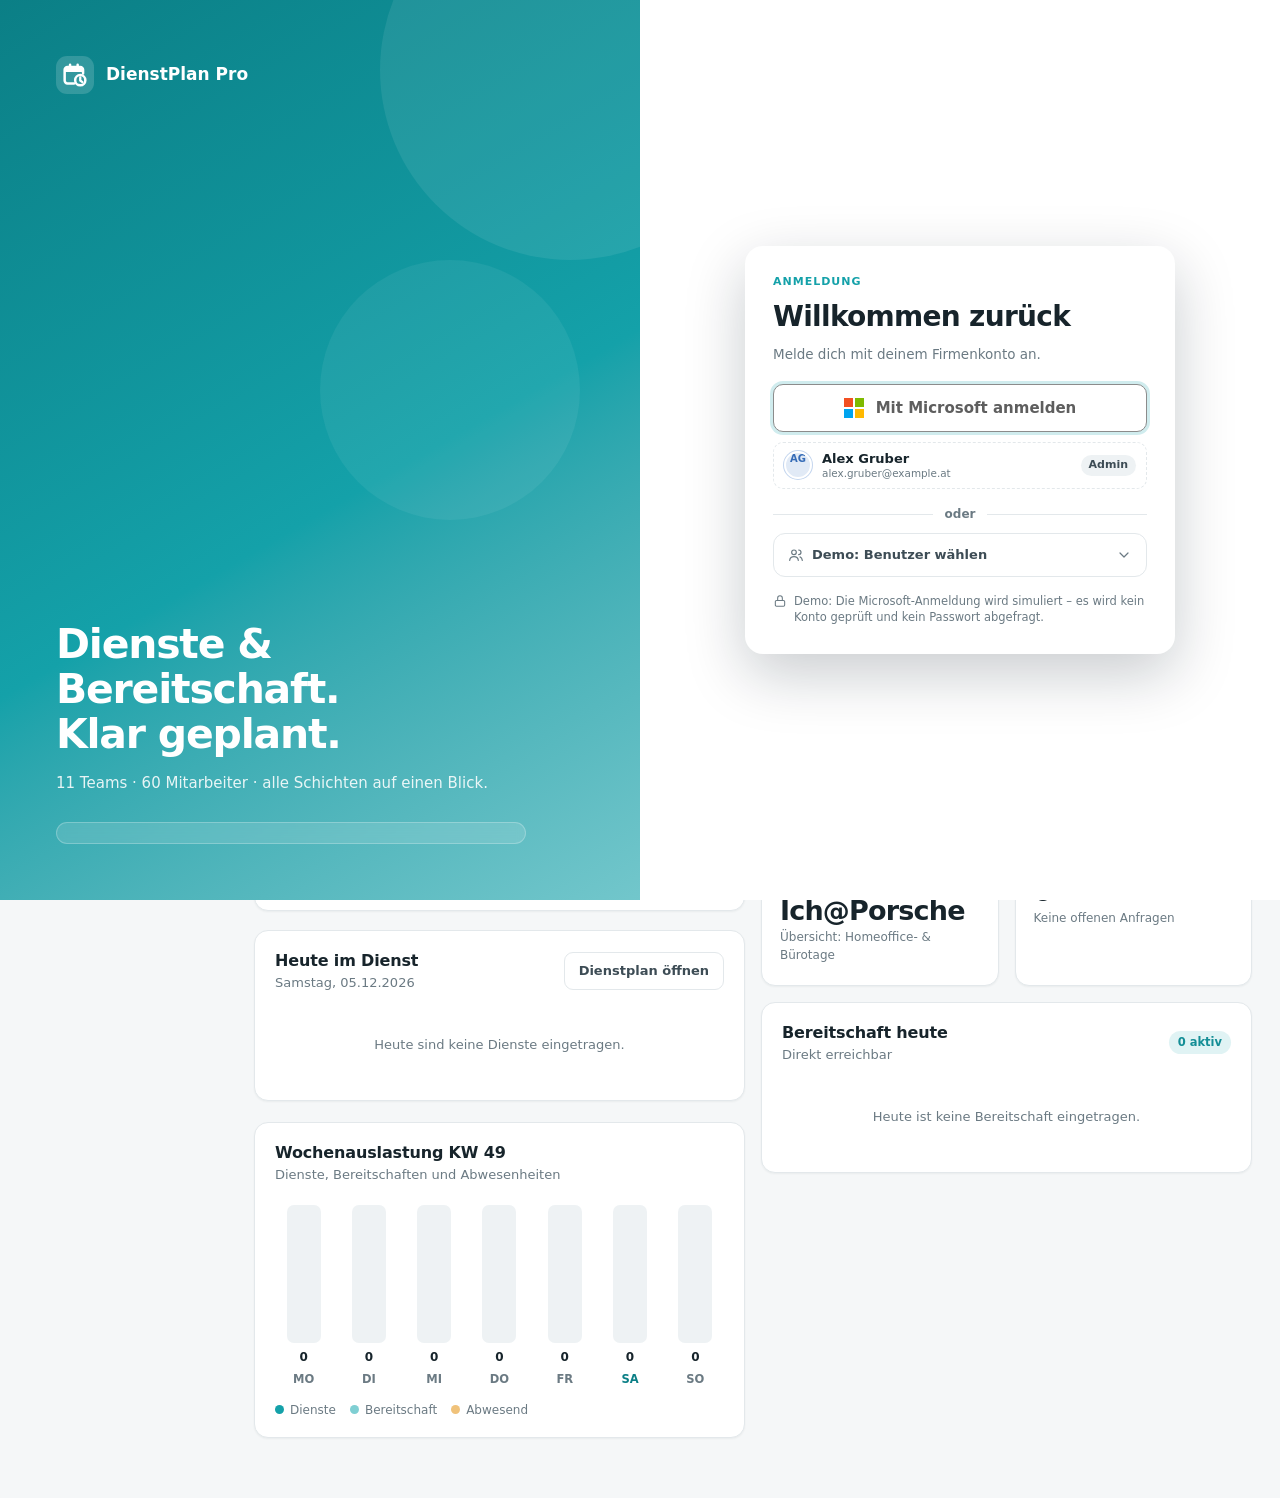
<file: DienstPlanPro/index.html>
<!doctype html>
<html lang="de">
<head>
  <meta charset="utf-8">
  <meta name="viewport" content="width=device-width, initial-scale=1">
  <meta name="theme-color" content="#14A1A9">
  <link rel="icon" type="image/svg+xml" href="data:image/svg+xml,%3Csvg xmlns=%22http://www.w3.org/2000/svg%22 viewBox=%220 0 512 512%22%3E %3Cdefs%3E%3ClinearGradient id=%22bg%22 x1=%220%22 y1=%220%22 x2=%221%22 y2=%221%22%3E%3Cstop offset=%220%22 stop-color=%22%2322b8c0%22/%3E%3Cstop offset=%221%22 stop-color=%22%230a6f76%22/%3E%3C/linearGradient%3E%3ClinearGradient id=%22gl%22 x1=%220%22 y1=%220%22 x2=%220%22 y2=%221%22%3E%3Cstop offset=%220%22 stop-color=%22%23fff%22 stop-opacity=%22.22%22/%3E%3Cstop offset=%22.55%22 stop-color=%22%23fff%22 stop-opacity=%220%22/%3E%3C/linearGradient%3E%3C/defs%3E %3Crect width=%22512%22 height=%22512%22 rx=%22112%22 fill=%22url%28%23bg%29%22/%3E %3Crect width=%22512%22 height=%22512%22 rx=%22112%22 fill=%22url%28%23gl%29%22/%3E %3Cg transform=%22translate%28256 256%29 scale%2815.5%29 translate%28-11.55 -11.35%29%22%3E %3Cpath d=%22M10.6 19.1H4.6A2.6 2.6 0 0 1 2 16.5V6.6A2.6 2.6 0 0 1 4.6 4h11.8A2.6 2.6 0 0 1 19 6.6v3.3%22 fill=%22none%22 stroke=%22%23fff%22 stroke-width=%222.3%22 stroke-linecap=%22round%22 stroke-linejoin=%22round%22/%3E %3Cpath d=%22M2 8.6V6.6A2.6 2.6 0 0 1 4.6 4h11.8A2.6 2.6 0 0 1 19 6.6v2z%22 fill=%22%23fff%22/%3E %3Cpath d=%22M7 1.9v3.4M14 1.9v3.4%22 fill=%22none%22 stroke=%22%23fff%22 stroke-width=%222.3%22 stroke-linecap=%22round%22/%3E %3Ccircle cx=%2216.4%22 cy=%2216.1%22 r=%224.7%22 fill=%22none%22 stroke=%22%23fff%22 stroke-width=%222.3%22/%3E %3Cpath d=%22M16.4 13.5v2.9l2 1.5%22 fill=%22none%22 stroke=%22%23fff%22 stroke-width=%222.1%22 stroke-linecap=%22round%22 stroke-linejoin=%22round%22/%3E %3C/g%3E %3C/svg%3E">
  <link rel="apple-touch-icon" href="icons/apple-touch-icon.png">
  <link rel="manifest" href="icons/manifest.webmanifest">
  <meta name="apple-mobile-web-app-capable" content="yes">
  <meta name="mobile-web-app-capable" content="yes">
  <meta name="apple-mobile-web-app-title" content="DienstPlan">
  <meta name="apple-mobile-web-app-status-bar-style" content="default">
  <title>DienstPlan Pro</title>
  <link rel="stylesheet" href="styles.css">
</head>
<body>
  <!-- Wiederverwendbare Linien-Icons (einheitlicher Stil statt Unicode-Zeichen) -->
  <svg width="0" height="0" style="position:absolute" aria-hidden="true">
    <defs>
      <symbol id="i-grid" viewBox="0 0 24 24"><rect x="3" y="3" width="7" height="7" rx="1.5"/><rect x="14" y="3" width="7" height="7" rx="1.5"/><rect x="3" y="14" width="7" height="7" rx="1.5"/><rect x="14" y="14" width="7" height="7" rx="1.5"/></symbol>
      <symbol id="i-logo" viewBox="-0.45 -0.65 24 24"><path d="M10.6 19.1H4.6A2.6 2.6 0 0 1 2 16.5V6.6A2.6 2.6 0 0 1 4.6 4h11.8A2.6 2.6 0 0 1 19 6.6v3.3" stroke="currentColor" stroke-width="2.3" stroke-linecap="round" stroke-linejoin="round"/><path d="M2 8.6V6.6A2.6 2.6 0 0 1 4.6 4h11.8A2.6 2.6 0 0 1 19 6.6v2z" style="fill:currentColor;stroke:none"/><path d="M7 1.9v3.4M14 1.9v3.4" stroke="currentColor" stroke-width="2.3" stroke-linecap="round"/><circle cx="16.4" cy="16.1" r="4.7" stroke="currentColor" stroke-width="2.3"/><path d="M16.4 13.5v2.9l2 1.5" stroke="currentColor" stroke-width="2.1" stroke-linecap="round" stroke-linejoin="round"/></symbol>
      <symbol id="i-flag" viewBox="0 0 24 24"><path d="M5 21V4"/><path d="M5 4.5h11.5l-2.2 4 2.2 4H5"/></symbol>
      <symbol id="i-user" viewBox="0 0 24 24"><circle cx="12" cy="8" r="3.8"/><path d="M4.5 20.5c.6-4 3.6-6.3 7.5-6.3s6.9 2.3 7.5 6.3"/></symbol>
      <symbol id="i-cal" viewBox="0 0 24 24"><rect x="3" y="4.5" width="18" height="16.5" rx="2.5"/><path d="M3 9.5h18M8 2.5v4M16 2.5v4"/></symbol>
      <symbol id="i-moon" viewBox="0 0 24 24"><path d="M20 14.5A8 8 0 1 1 9.5 4a6.5 6.5 0 0 0 10.5 10.5z"/></symbol>
      <symbol id="i-sliders" viewBox="0 0 24 24"><path d="M4 6h10M18 6h2M4 12h4M12 12h8M4 18h12"/><circle cx="16" cy="6" r="2"/><circle cx="10" cy="12" r="2"/><circle cx="18" cy="18" r="2"/></symbol>
      <symbol id="i-clock" viewBox="0 0 24 24"><circle cx="12" cy="12" r="9"/><path d="M12 7v5l3 2"/></symbol>
      <symbol id="i-users" viewBox="0 0 24 24"><circle cx="9" cy="8" r="3.5"/><path d="M2.5 20c.5-3.5 3.2-5.5 6.5-5.5s6 2 6.5 5.5M16 4.5a3.5 3.5 0 0 1 0 7M18 14.8c2 .7 3.2 2.5 3.5 5.2"/></symbol>
      <symbol id="i-chart" viewBox="0 0 24 24"><path d="M4 20V10M10 20V4M16 20v-7M22 20H2"/></symbol>
      <symbol id="i-build" viewBox="0 0 24 24"><path d="M3 21h18M5 21V7l7-4 7 4v14"/><path d="M9 21v-5h6v5"/></symbol>
      <symbol id="i-shield" viewBox="0 0 24 24"><path d="M12 3l8 3v6c0 4.5-3.4 8.2-8 9-4.6-.8-8-4.5-8-9V6z"/><path d="m9 12 2 2 4-4"/></symbol>
      <symbol id="i-history" viewBox="0 0 24 24"><path d="M3 12a9 9 0 1 0 3-6.7L3 8"/><path d="M3 3v5h5M12 7v5l3 2"/></symbol>
      <symbol id="i-download" viewBox="0 0 24 24"><path d="M12 3v12M7 10l5 5 5-5M4 20h16"/></symbol>
      <symbol id="i-gear" viewBox="0 0 24 24"><circle cx="12" cy="12" r="3"/><path d="M19.4 15a1.6 1.6 0 0 0 .3 1.8l.1.1a2 2 0 1 1-2.8 2.8l-.1-.1a1.6 1.6 0 0 0-2.7 1.1V21a2 2 0 1 1-4 0v-.1a1.6 1.6 0 0 0-2.7-1.1l-.1.1a2 2 0 1 1-2.8-2.8l.1-.1A1.6 1.6 0 0 0 3.6 15H3a2 2 0 1 1 0-4h.1a1.6 1.6 0 0 0 1.1-2.7l-.1-.1a2 2 0 1 1 2.8-2.8l.1.1A1.6 1.6 0 0 0 9.7 4.4V3a2 2 0 1 1 4 0v.1a1.6 1.6 0 0 0 2.7 1.1l.1-.1a2 2 0 1 1 2.8 2.8l-.1.1a1.6 1.6 0 0 0 1.1 2.7H21a2 2 0 1 1 0 4h-.1a1.6 1.6 0 0 0-1.5 1.3z"/></symbol>
      <symbol id="i-news" viewBox="0 0 24 24"><circle cx="12" cy="12" r="9"/><path d="M12 7.5v5.5M12 16.5h0"/></symbol><symbol id="i-bell" viewBox="0 0 24 24"><path d="M18 8a6 6 0 0 0-12 0c0 7-3 7-3 9h18c0-2-3-2-3-9M10 21h4"/></symbol>
      <symbol id="i-chev" viewBox="0 0 24 24"><path d="m15 18-6-6 6-6"/></symbol>
      <symbol id="i-down" viewBox="0 0 24 24"><path d="m6 9 6 6 6-6"/></symbol>
      <symbol id="i-sun" viewBox="0 0 24 24"><circle cx="12" cy="12" r="4"/><path d="M12 2v2M12 20v2M4.9 4.9l1.4 1.4M17.7 17.7l1.4 1.4M2 12h2M20 12h2M4.9 19.1l1.4-1.4M17.7 6.3l1.4-1.4"/></symbol>
      <symbol id="i-search" viewBox="0 0 24 24"><circle cx="11" cy="11" r="7"/><path d="m20 20-3.5-3.5"/></symbol>
      <symbol id="i-lock" viewBox="0 0 24 24"><rect x="4" y="11" width="16" height="10" rx="2"/><path d="M8 11V7a4 4 0 0 1 8 0v4"/></symbol>
      <symbol id="i-phone" viewBox="0 0 24 24"><path d="M5 4h4l2 5-2.5 1.5a11 11 0 0 0 5 5L15 13l5 2v4a2 2 0 0 1-2 2A16 16 0 0 1 3 6a2 2 0 0 1 2-2"/></symbol>
      <symbol id="i-mail" viewBox="0 0 24 24"><rect x="3" y="5" width="18" height="14" rx="2"/><path d="m3 7 9 6 9-6"/></symbol>
      <symbol id="i-plus" viewBox="0 0 24 24"><path d="M12 5v14M5 12h14"/></symbol>
      <symbol id="i-edit" viewBox="0 0 24 24"><path d="M4 20h4L19 9l-4-4L4 16z"/></symbol>
      <symbol id="i-trash" viewBox="0 0 24 24"><path d="M4 7h16M9 7V4h6v3M6 7l1 13h10l1-13"/></symbol>
      <symbol id="i-copy" viewBox="0 0 24 24"><rect x="8" y="8" width="12" height="12" rx="2"/><path d="M4 16V6a2 2 0 0 1 2-2h10"/></symbol>
      <symbol id="i-home" viewBox="0 0 24 24"><path d="M3 11 12 4l9 7M5 10v10h14V10"/></symbol>
      <symbol id="i-travel" viewBox="0 0 24 24"><path d="M9.93,21.13l-2.48-4.6l-4.6-2.47L4.63,12.3l3.63,0.63l2.55-2.55L2.88,7l2.1-2.15l9.63,1.7l3.1-3.1q0.58-0.57 1.43-0.57q0.85,0 1.43,0.57t0.57,1.41T20.55,6.27L17.43,9.4l1.7,9.6L17,21.13L13.6,13.2l-2.55,2.55l0.65,3.6L9.93,21.13Z"/></symbol>
      <symbol id="i-plane" viewBox="0 0 24 24"><path d="M10 14 3 11l1-2 8 1 4-5c1-1 3-1 3 0s0 2-1 3l-5 4 1 8-2 1-3-7z"/></symbol>
      <symbol id="i-alert" viewBox="0 0 24 24"><path d="M12 3 2 20h20z"/><path d="M12 10v4M12 17h0"/></symbol>
      <symbol id="i-check" viewBox="0 0 24 24"><path d="m5 12 5 5 9-10"/></symbol>
      <symbol id="i-spark" viewBox="0 0 24 24"><path d="M12 3v4M12 17v4M3 12h4M17 12h4M6 6l2.5 2.5M15.5 15.5 18 18M6 18l2.5-2.5M15.5 8.5 18 6"/></symbol>
      <symbol id="i-filter" viewBox="0 0 24 24"><path d="M3 5h18l-7 8v6l-4 2v-8z"/></symbol>
      <symbol id="i-file" viewBox="0 0 24 24"><path d="M14 3H6v18h12V7z"/><path d="M14 3v4h4"/></symbol>
      <symbol id="i-dots" viewBox="0 0 24 24"><circle cx="5" cy="12" r="1.3"/><circle cx="12" cy="12" r="1.3"/><circle cx="19" cy="12" r="1.3"/></symbol>
      <symbol id="i-help" viewBox="0 0 24 24"><circle cx="12" cy="12" r="9.5"/><path d="M9.3 9.3a2.8 2.8 0 0 1 5.4 1c0 1.9-2.7 2.5-2.7 4"/><path d="M12 17.4h.01"/></symbol><symbol id="i-eye" viewBox="0 0 24 24"><path d="M2 12s3.5-7 10-7 10 7 10 7-3.5 7-10 7S2 12 2 12z"/><circle cx="12" cy="12" r="3"/></symbol>
      <symbol id="i-upload" viewBox="0 0 24 24"><path d="M12 15V3M7 8l5-5 5 5M4 20h16"/></symbol>
      <symbol id="i-refresh" viewBox="0 0 24 24"><path d="M20 11a8 8 0 0 0-14.5-4.5L4 8M4 4v4h4M4 13a8 8 0 0 0 14.5 4.5L20 16M20 20v-4h-4"/></symbol>
      <symbol id="i-undo" viewBox="0 0 24 24"><path d="M9 14 4 9l5-5"/><path d="M4 9h10a6 6 0 0 1 0 12h-3"/></symbol>
      <symbol id="i-chat" viewBox="0 0 24 24"><path d="M20 12a8 8 0 0 1-11.6 7.1L4 20l1-4.1A8 8 0 1 1 20 12z"/><path d="M9 11h6M9 14h4"/></symbol><symbol id="i-star" viewBox="0 0 24 24"><path d="M12 3.5l2.6 5.3 5.9.9-4.3 4.1 1 5.8L12 16.9l-5.2 2.7 1-5.8-4.3-4.1 5.9-.9z"/></symbol><symbol id="i-external" viewBox="0 0 24 24"><path d="M14 4h6v6"/><path d="M20 4l-9 9"/><path d="M18 14v5a1 1 0 0 1-1 1H5a1 1 0 0 1-1-1V7a1 1 0 0 1 1-1h5"/></symbol>
    <symbol id="i-menu" viewBox="0 0 24 24"><path d="M4 6h16M4 12h16M4 18h16"/></symbol>
    </defs>
  </svg>
  <div class="app-shell">
    <aside class="sidebar" id="sidebar">
      <div class="brand">
        <div class="brand-mark"><svg class="ic"><use href="#i-logo"/></svg></div>
        <div><strong>DienstPlan <span>Pro</span></strong></div>
      </div>
      <button class="sidebar-collapse" id="sidebar-collapse" type="button" aria-label="Menü einklappen" title="Menü einklappen"><svg class="ic"><use href="#i-chev"/></svg></button>
      <div class="workspace-label">ARBEITSBEREICH</div>
      <nav id="main-nav" aria-label="Hauptnavigation">
        <button class="nav-item active" data-page="Dashboard"><svg class="ic"><use href="#i-grid"/></svg><em>Dashboard</em></button>
        <button class="nav-item" data-page="Dienstplan"><svg class="ic"><use href="#i-cal"/></svg><em>Dienstplan</em></button>
        <button class="nav-item" data-page="Bereitschaft"><svg class="ic"><use href="#i-moon"/></svg><em>Bereitschaft</em></button>
        <button class="nav-item" data-page="Dienstzeiten"><svg class="ic"><use href="#i-clock"/></svg><em>Dienstzeiten</em></button>
        <button class="nav-item" data-page="Kontakte"><svg class="ic"><use href="#i-users"/></svg><em>Kontakte</em></button>
        <button class="nav-item" data-page="Berichte / Export"><svg class="ic"><use href="#i-chart"/></svg><em>Berichte / Export</em></button>
        <div class="workspace-label admin-label">VERWALTUNG</div>
        <button class="nav-item" data-page="Administration"><svg class="ic"><use href="#i-build"/></svg><em>Administration</em></button>
        <button class="nav-item" data-page="Bereitschaft verwalten" id="nav-standby-admin"><svg class="ic"><use href="#i-sliders"/></svg><em>Bereitschaft verwalten</em></button>
        <button class="nav-item" data-page="Team Berechtigungen"><svg class="ic"><use href="#i-shield"/></svg><em>Team Berechtigungen</em></button>
        <button class="nav-item" data-page="Audit Log"><svg class="ic"><use href="#i-history"/></svg><em>Audit Log</em></button>
        <button class="nav-item" data-page="Export Audit"><svg class="ic"><use href="#i-download"/></svg><em>Export Audit</em></button>
        <div class="workspace-label help-label">SUPPORT</div>
        <button class="nav-item" data-page="Hilfe"><svg class="ic"><use href="#i-help"/></svg><em>Hilfe</em></button>
      </nav>
      <div class="sidebar-bottom side-info"><span class="side-ver">Lokale Testversion</span><span class="side-copy">© 2026 DienstPlan Pro</span></div>
    </aside>

    <main class="main">
      <header class="topbar">
        <button class="btn back-dashboard" id="back-dashboard" type="button" aria-label="Zurück zum Dashboard"><svg class="ic"><use href="#i-chev"/></svg><span class="bd-long">Zurück zum Dashboard</span><span class="bd-short">Zurück</span></button>
        <button class="mobile-menu" id="mobile-menu" aria-label="Menü öffnen"><svg class="ic"><use href="#i-menu"/></svg></button>
        <div class="breadcrumbs">Arbeitsbereich <span>/</span> <b id="crumb">Dashboard</b></div>
        <div class="top-actions">
          <span class="top-date" id="top-date"></span>
          <button class="top-icon-btn" id="theme-toggle" type="button" title="Hell/Dunkel umschalten" aria-label="Hell/Dunkel umschalten"><svg class="ic"><use href="#i-moon"/></svg></button>
          <button class="top-icon-btn whatsnew-btn" id="whatsnew-btn" type="button" title="Neuigkeiten" aria-label="Neuigkeiten der aktuellen Version"><svg class="ic"><use href="#i-news"/></svg><span class="whatsnew-dot" id="whatsnew-dot" hidden></span></button>
          <div class="notification-wrap">
            <button class="notification-trigger" id="notification-trigger" type="button" title="Benachrichtigungen" aria-label="Benachrichtigungen öffnen" aria-expanded="false" aria-controls="notification-panel">
              <svg class="ic"><use href="#i-bell"/></svg>
              <span class="notification-count" id="notification-count" hidden>0</span>
            </button>
            <section class="notification-panel" id="notification-panel" aria-label="Benachrichtigungen" hidden>
              <div class="notification-panel-head"><div><b>Benachrichtigungen</b><small id="notification-summary">Keine ungelesenen Meldungen</small></div><button type="button" class="notification-read-all" id="notification-read-all">Alle gelesen</button></div>
              <div class="notification-list" id="notification-list"></div>
            </section>
          </div>
          <div class="account-wrap">
            <button type="button" class="top-avatar" id="top-avatar" aria-label="Mein Konto" aria-haspopup="dialog" aria-expanded="false" title="Mein Konto">MM</button>
            <section class="account-panel" id="account-panel" aria-label="Mein Konto" hidden></section>
          </div>
        </div>
      </header>
      <div class="content" id="content"></div>
    </main>
  </div>
  <div class="login-screen" id="login-modal" hidden>
    <div class="login-hero">
      <div class="login-hero-brand"><span class="login-hero-logo"><svg class="ic"><use href="#i-logo"/></svg></span><b>DienstPlan Pro</b></div>
      <div class="login-hero-copy">
        <h1>Dienste &amp; Bereitschaft.<br>Klar geplant.</h1>
        <p id="login-hero-stats"></p>
        <div class="login-hero-card" id="login-hero-card"></div>
      </div>
      <span class="login-hero-circle" aria-hidden="true"></span>
    </div>
    <div class="login-panel">
      <section class="login-dialog" role="dialog" aria-modal="true" aria-labelledby="login-title">
        <div class="eyebrow">ANMELDUNG</div>
        <h2 id="login-title">Willkommen zurück</h2>
        <p>Melde dich mit deinem Firmenkonto an.</p>
        <div class="sso-block" id="sso-block">
          <button class="sso-btn" id="sso-btn" type="button"><span class="ms-logo" aria-hidden="true"><i></i><i></i><i></i><i></i></span><span class="sso-label">Mit Microsoft anmelden</span></button>
          <div class="sso-account" id="sso-account"></div>
          <div class="sso-progress" id="sso-progress" hidden aria-live="polite"><span class="sso-spinner" aria-hidden="true"></span><span class="sso-step" id="sso-step">Verbindung zu Microsoft wird hergestellt …</span></div>
        </div>
        <div class="login-divider"><span>oder</span></div>
        <details class="login-demo" id="login-demo">
          <summary><span><svg class="ic"><use href="#i-users"/></svg>Demo: Benutzer wählen</span><svg class="ic login-demo-chev"><use href="#i-down"/></svg></summary>
          <form id="login-form">
            <label class="login-search"><svg class="ic"><use href="#i-search"/></svg><input id="login-user-search" type="search" placeholder="Name suchen …" autocomplete="off" aria-label="Name suchen"></label>
            <div class="login-user-list" id="login-user-list" role="listbox" aria-label="Benutzer"></div>
            <button class="btn primary login-submit" type="submit">Anmelden</button>
          </form>
        </details>
        <small class="login-note"><svg class="ic"><use href="#i-lock"/></svg>Demo: Die Microsoft-Anmeldung wird simuliert – es wird kein Konto geprüft und kein Passwort abgefragt.</small>
        <button class="login-close" id="login-close" type="button" aria-label="Schließen">×</button>
      </section>
    </div>
  </div>
  <div class="toast" id="toast" role="status"></div>
  <script src="i18n.js"></script>
  <script src="app.js"></script>
</body>
</html>
</file>
<file: DienstPlanPro/styles.css>
/* =====================================================================
   DienstPlan Pro – Stylesheet (überarbeitet 11/2026)
   Ein Satz Design-Variablen steuert Hell/Dunkel und die Akzentfarbe.
   ===================================================================== */
:root{
  --accent-color:#14A1A9;--accent-hover:#0e8a91;--accent-dark:#0b7f86;--accent-soft:#e6f6f6;--accent-ring:rgba(20,161,169,.18);
  --bg:#f5f7f8;--surface:#ffffff;--surface-2:#f8fafb;--surface-3:#eef2f4;--sidebar:#f0f3f4;
  --ink:#17242b;--ink-2:#3d4c55;--muted:#6b7a83;--line:#e3e8eb;--line-2:#eef1f3;
  --green:#1f9a63;--green-soft:#e6f5ee;--amber:#c27a12;--amber-soft:#fdf2df;--red:#c93a46;--red-soft:#fde9ea;--blue-soft:#e8f0fb;
  --shadow-sm:0 1px 2px rgba(16,32,40,.05);--shadow:0 6px 20px rgba(16,32,40,.07);--shadow-lg:0 20px 60px rgba(10,25,35,.22);
  --radius:14px;--radius-sm:9px;
  --font:Inter,ui-sans-serif,system-ui,-apple-system,"Segoe UI",Roboto,sans-serif;
}
body.navy-accent{--accent-color:#0068A8;--accent-hover:#00588f;--accent-dark:#004d7d;--accent-soft:#e3eef6;--accent-ring:rgba(0,104,168,.2)}
body.dark-mode{
  --bg:#14191c;--surface:#1c2327;--surface-2:#20282c;--surface-3:#29333a;--sidebar:#182024;
  --ink:#e9eef0;--ink-2:#c9d3d7;--muted:#9aa9b0;--line:#2f3a40;--line-2:#273136;
  --accent-soft:rgba(20,161,169,.16);--green-soft:rgba(31,154,99,.18);--amber-soft:rgba(214,155,56,.18);--red-soft:rgba(201,58,70,.2);--blue-soft:rgba(57,116,198,.2);
  --shadow-sm:none;--shadow:0 8px 24px rgba(0,0,0,.3);--shadow-lg:0 20px 60px rgba(0,0,0,.55);
  color-scheme:dark;
}
body.dark-mode.navy-accent{--accent-color:#2f8fd1;--accent-hover:#0068A8;--accent-dark:#8cc3ea;--accent-soft:rgba(47,143,209,.18)}
body.dark-mode:not(.navy-accent){--accent-dark:#55cbd0}

*{box-sizing:border-box}
html{-webkit-text-size-adjust:100%}
body{margin:0;background:var(--bg);color:var(--ink);font:14px/1.5 var(--font);-webkit-font-smoothing:antialiased}
button,input,select,textarea{font:inherit;color:inherit}
a{color:var(--accent-dark)}
[hidden]{display:none!important}
.ic{width:18px;height:18px;flex:none;fill:none;stroke:currentColor;stroke-width:1.8;stroke-linecap:round;stroke-linejoin:round}
h1{font-size:25px;letter-spacing:-.5px;margin:0 0 4px;line-height:1.2}
h2{font-size:16px;margin:0 0 4px;letter-spacing:-.15px}
h3{margin:0}
.sub,p.sub{color:var(--muted);font-size:13px;margin:0}
.muted{color:var(--muted)}.small{font-size:12px}.block{display:block}.nowrap{white-space:nowrap}.wrap{white-space:normal!important}.num{text-align:right;font-variant-numeric:tabular-nums}
.dot{display:inline-block;width:9px;height:9px;border-radius:50%;background:var(--c,var(--accent-color));flex:none}

/* ---------- Grundlayout ---------- */
.app-shell{min-height:100vh}
.sidebar{position:fixed;inset:0 auto 0 0;width:226px;height:100dvh;background:var(--sidebar);border-right:1px solid var(--line);display:flex;flex-direction:column;padding:20px 12px 12px;z-index:50;transition:width .2s ease,transform .22s ease}
.brand{display:flex;align-items:center;gap:11px;padding:0 8px 20px;min-width:0}
.brand-mark{width:38px;height:38px;flex:none;border-radius:11px;display:grid;place-items:center;color:#fff;background:linear-gradient(140deg,var(--accent-color),var(--accent-dark));box-shadow:0 4px 12px var(--accent-ring)}
.brand-mark .ic{width:20px;height:20px}
.brand strong{display:block;font-size:15.5px;letter-spacing:-.2px;white-space:nowrap}.brand strong span{color:var(--accent-color)}
.brand small{display:block;font-size:11px;color:var(--muted);white-space:nowrap;overflow:hidden;text-overflow:ellipsis}
.sidebar-collapse{position:absolute;top:68px;right:-13px;width:26px;height:26px;border-radius:50%;border:1px solid var(--line);background:var(--surface);color:var(--muted);display:grid;place-items:center;cursor:pointer;box-shadow:var(--shadow-sm);z-index:2;padding:0}
.sidebar-collapse .ic{width:14px;height:14px;transition:transform .2s}
.sidebar-collapse:hover{color:var(--accent-color);border-color:var(--accent-color)}
.workspace-label{font-size:10.5px;font-weight:700;letter-spacing:.08em;color:var(--muted);padding:10px 10px 6px;opacity:.85}
.admin-label{padding-top:16px}
#main-nav{flex:1 1 auto;min-height:0;overflow-y:auto;overflow-x:hidden;scrollbar-width:thin;padding-bottom:8px}
.nav-item{width:100%;display:flex;align-items:center;gap:11px;padding:9px 10px;margin:1px 0;border:0;border-radius:var(--radius-sm);background:transparent;color:var(--ink-2);font-size:13.5px;font-weight:550;text-align:left;cursor:pointer;white-space:nowrap;transition:background .15s,color .15s}
.nav-item em{font-style:normal;overflow:hidden;text-overflow:ellipsis}
.nav-item .ic{color:var(--muted)}
.nav-item:hover{background:var(--surface-3);color:var(--ink)}
.nav-item.active{background:var(--surface);color:var(--accent-dark);box-shadow:var(--shadow-sm),inset 3px 0 0 var(--accent-color)}
.nav-item.active .ic{color:var(--accent-color)}
body.dark-mode .nav-item.active{background:var(--surface-3)}
.sidebar-bottom{flex:none;padding-top:8px}
.profile{display:flex;align-items:center;gap:10px;padding:9px 10px;border-radius:12px;background:var(--surface);border:1px solid var(--line);cursor:pointer;min-width:0}
.profile:hover{border-color:var(--accent-color)}
.avatar,.top-avatar{width:34px;height:34px;flex:none;border-radius:50%;display:grid;place-items:center;font-size:12px;font-weight:750;background:var(--accent-soft);color:var(--accent-dark)}
.profile-copy{flex:1;min-width:0}.profile-copy b,.profile-copy small{display:block;white-space:nowrap;overflow:hidden;text-overflow:ellipsis}
.profile-copy b{font-size:13px}.profile-copy small{font-size:11.5px;color:var(--muted)}
#profile-menu{border:0;background:transparent;color:var(--muted);cursor:pointer;padding:2px;display:grid;place-items:center}
.sidebar.collapsed{width:72px}
.sidebar.collapsed .brand{justify-content:center;padding-left:0;padding-right:0}
.sidebar.collapsed .brand>div:not(.brand-mark),.sidebar.collapsed .workspace-label,.sidebar.collapsed .nav-item em,.sidebar.collapsed .profile-copy,.sidebar.collapsed #profile-menu{display:none}
.sidebar.collapsed .nav-item{justify-content:center;padding:10px 0}
.sidebar.collapsed .profile{justify-content:center;padding:6px;border:0;background:transparent}
.sidebar.collapsed .sidebar-collapse .ic{transform:rotate(180deg)}
.sidebar.collapsed #main-nav{padding-top:10px}
.main{margin-left:226px;min-height:100vh;display:flex;flex-direction:column;transition:margin-left .2s ease}
.sidebar.collapsed~.main{margin-left:72px}
.topbar{position:sticky;top:0;z-index:40;height:62px;display:flex;align-items:center;gap:14px;padding:0 28px;background:color-mix(in srgb,var(--surface) 88%,transparent);backdrop-filter:blur(10px);border-bottom:1px solid var(--line)}
.mobile-menu{display:none}
.breadcrumbs{font-size:13px;color:var(--muted);min-width:0;white-space:nowrap;overflow:hidden;text-overflow:ellipsis}.breadcrumbs span{padding:0 7px;opacity:.6}.breadcrumbs b{color:var(--ink)}
.top-actions{margin-left:auto;display:flex;align-items:center;gap:10px}
.top-date{font-size:12.5px;color:var(--muted);font-weight:600;padding-right:6px;white-space:nowrap}
.top-icon-btn,.notification-trigger{position:relative;width:38px;height:38px;border-radius:10px;border:1px solid var(--line);background:var(--surface);color:var(--ink-2);display:grid;place-items:center;cursor:pointer;transition:border-color .15s,color .15s}
.top-icon-btn:hover,.notification-trigger:hover,.notification-trigger[aria-expanded="true"]{border-color:var(--accent-color);color:var(--accent-color)}
.content{flex:1;width:100%;max-width:1520px;margin:0 auto;padding:26px 28px 40px}
footer{padding:14px 28px;border-top:1px solid var(--line);color:var(--muted);font-size:11.5px;background:var(--surface)}footer span{padding:0 6px}

/* ---------- Bausteine ---------- */
.page-heading{display:flex;justify-content:space-between;align-items:flex-end;gap:18px;margin-bottom:20px;flex-wrap:wrap}
.page-heading>div:first-child{min-width:0}
.eyebrow,.card-kicker{font-size:11px;font-weight:750;letter-spacing:.09em;color:var(--accent-color);margin-bottom:5px}
.btn-row{display:flex;gap:8px;flex-wrap:wrap;align-items:center}.btn-row.end{justify-content:flex-end}
.modal-actions{justify-content:flex-end;margin-top:18px}
.btn{display:inline-flex;align-items:center;justify-content:center;gap:6px;min-height:38px;padding:0 14px;border-radius:var(--radius-sm);border:1px solid var(--line);background:var(--surface);color:var(--ink-2);font-size:13px;font-weight:600;cursor:pointer;white-space:nowrap;text-decoration:none;transition:background .15s,border-color .15s,color .15s,box-shadow .15s}
.btn:hover{border-color:color-mix(in srgb,var(--accent-color) 55%,var(--line));color:var(--ink)}
.btn:focus-visible,.chip:focus-visible,.nav-item:focus-visible{outline:2px solid var(--accent-color);outline-offset:2px}
.btn:disabled{opacity:.5;cursor:not-allowed}
.btn.primary{background:var(--accent-color);border-color:var(--accent-color);color:#fff;box-shadow:0 2px 8px var(--accent-ring)}
.btn.primary:hover{background:var(--accent-hover);border-color:var(--accent-hover);color:#fff}
.btn.soft{background:var(--accent-soft);border-color:transparent;color:var(--accent-dark)}
.btn.danger{color:var(--red)}.btn.danger:hover{border-color:var(--red);background:var(--red-soft);color:var(--red)}
.btn.ghost{border-color:transparent;background:transparent}
.btn.small{min-height:30px;padding:0 10px;font-size:12px;border-radius:8px}
.link-btn{border:0;background:none;color:var(--accent-dark);font-weight:650;cursor:pointer;padding:0}
.icon-btn{width:34px;height:34px;border:0;border-radius:8px;background:transparent;color:var(--muted);font-size:22px;line-height:1;cursor:pointer;display:grid;place-items:center}
.icon-btn:hover{background:var(--surface-3);color:var(--ink)}
.panel,.settings-card,.stat-card,.calendar-card,.team-card{background:var(--surface);border:1px solid var(--line);border-radius:var(--radius);box-shadow:var(--shadow-sm)}
.panel,.settings-card{padding:18px 20px;margin-bottom:16px;min-width:0}
.settings-card>h2{margin-bottom:2px}
.panel-head{display:flex;align-items:center;justify-content:space-between;gap:12px;margin-bottom:14px}
.panel-head h2{margin:0}
.pill{display:inline-flex;align-items:center;gap:5px;padding:3px 9px;border-radius:20px;font-size:11.5px;font-weight:650;white-space:nowrap;background:color-mix(in srgb,var(--c,#6b7a83) 13%,var(--surface));color:color-mix(in srgb,var(--c,#56646c) 85%,var(--ink))}
.pill.teal{--c:var(--accent-color)}
.kind-dienst{--c:#14A1A9}.kind-bereitschaft{--c:#3974c6}.kind-abwesenheit{--c:#c27a12}.kind-arbeitsort{--c:#596579}
.act-erstellt,.act-erfolgreich{--c:#1f9a63}.act-geändert{--c:#3974c6}.act-gelöscht{--c:#c93a46}.act-hinweis{--c:#c27a12}
.chip-row{display:flex;gap:6px;flex-wrap:wrap}
.chip{display:inline-flex;align-items:center;gap:6px;min-height:32px;padding:0 12px;border-radius:20px;border:1px solid var(--line);background:var(--surface);color:var(--ink-2);font-size:12.5px;font-weight:600;cursor:pointer;white-space:nowrap}
.chip:hover{border-color:var(--accent-color)}
.chip.active{background:var(--accent-soft);border-color:color-mix(in srgb,var(--accent-color) 40%,transparent);color:var(--accent-dark)}
.input,.form-select,select,input:not([type]),input[type=text],input[type=search],input[type=email],input[type=date],input[type=time],textarea{min-height:38px;padding:0 11px;border:1px solid var(--line);border-radius:var(--radius-sm);background:var(--surface);color:var(--ink);font-size:13px;outline:none;transition:border-color .15s,box-shadow .15s;min-width:0}
textarea{padding:10px 12px;line-height:1.45;resize:vertical}
select[multiple],select[size]{padding:6px}
.input:focus,select:focus,input:focus,textarea:focus{border-color:var(--accent-color);box-shadow:0 0 0 3px var(--accent-ring)}
input[type=color]{width:44px;height:36px;padding:3px;border:1px solid var(--line);border-radius:8px;background:var(--surface);cursor:pointer}
.legend{display:flex;gap:14px;flex-wrap:wrap;font-size:12px;color:var(--muted);margin-top:12px}.legend span{display:inline-flex;align-items:center;gap:6px}
.empty-note{padding:28px 16px;text-align:center;color:var(--muted);font-size:13px}
.more-line{padding-top:10px;font-size:12.5px;color:var(--muted)}
.av{display:inline-grid;place-items:center;flex:none;border-radius:50%;overflow:hidden;font-weight:750;background:color-mix(in srgb,var(--c) 15%,var(--surface));color:color-mix(in srgb,var(--c) 90%,var(--ink));border:2px solid var(--surface);box-shadow:0 0 0 1px color-mix(in srgb,var(--c) 30%,transparent)}
.av img{width:100%;height:100%;object-fit:cover}
.person{display:flex;align-items:center;gap:10px;min-width:0}.person b{display:block;font-size:13.5px;white-space:nowrap;overflow:hidden;text-overflow:ellipsis}.person small{display:block;font-size:12px;color:var(--muted)}
.info-box{display:flex;align-items:center;gap:8px;flex-wrap:wrap;padding:11px 14px;margin:12px 0;border-radius:10px;background:var(--amber-soft);color:color-mix(in srgb,var(--amber) 80%,var(--ink));font-size:13px}
.info-box.warn{background:var(--red-soft);color:color-mix(in srgb,var(--red) 85%,var(--ink))}

/* ---------- Kennzahlen ---------- */
.stats{display:grid;grid-template-columns:repeat(4,minmax(0,1fr));gap:14px;margin-bottom:16px}
.stats.stats-2,.employee-stats{grid-template-columns:repeat(3,minmax(0,1fr))}.stats.stats-2{grid-template-columns:repeat(2,minmax(0,1fr));max-width:720px}
.stat-card{padding:16px 18px;display:flex;justify-content:space-between;align-items:flex-start;gap:12px;min-width:0}
.stat-card>div:first-child{min-width:0;flex:1}
.stat-label{font-size:12.5px;color:var(--muted);font-weight:600}
.stat-value{font-size:27px;font-weight:750;letter-spacing:-.8px;margin:6px 0 2px;line-height:1.15}.stat-value small{font-size:15px;color:var(--muted);font-weight:600;letter-spacing:0}
.stat-value.small-value{font-size:17px;letter-spacing:0}
.stat-note{font-size:12px;color:var(--muted)}
.stat-icon{width:36px;height:36px;flex:none;border-radius:10px;display:grid;place-items:center;background:var(--accent-soft);color:var(--accent-color);font-weight:800}
.stat-icon.amber{background:var(--amber-soft);color:var(--amber)}.stat-icon.red{background:var(--red-soft);color:var(--red)}
.meter{height:7px;border-radius:5px;background:var(--surface-3);overflow:hidden;margin:7px 0 6px}.meter i{display:block;height:100%;background:var(--green);border-radius:5px}.meter.warn i{background:#d69b38}
.stats .stat-card:first-child .meter i{background:var(--accent-color)}
body.navy-accent:not(.dark-mode) .page-heading+.stats .stat-card{background:#004d7d;border-color:#004d7d;color:#fff}
body.navy-accent:not(.dark-mode) .page-heading+.stats .stat-card .stat-label,body.navy-accent:not(.dark-mode) .page-heading+.stats .stat-card .stat-note,body.navy-accent:not(.dark-mode) .page-heading+.stats .stat-card .stat-value small{color:rgba(255,255,255,.78)}
body.navy-accent:not(.dark-mode) .page-heading+.stats .stat-icon{background:rgba(255,255,255,.15);color:#fff}

/* ---------- Dashboard ---------- */
.dashboard-grid{display:grid;grid-template-columns:minmax(0,1.5fr) minmax(0,1fr);gap:16px}
.dashboard-grid-b{grid-template-columns:minmax(0,1fr) minmax(0,1.2fr)}
.schedule-row{display:grid;grid-template-columns:92px minmax(0,1fr) auto;gap:12px;align-items:center;padding:10px 0;border-bottom:1px solid var(--line-2)}
.schedule-row:last-of-type{border-bottom:0}
.schedule-row.standby-row{grid-template-columns:minmax(0,1fr) auto}
.schedule-time{font-size:12.5px;font-weight:700;color:var(--ink-2);font-variant-numeric:tabular-nums}
.week-bars{display:flex;gap:8px;align-items:flex-end;height:190px;padding-top:6px}
.week-bar{flex:1;display:flex;flex-direction:column;align-items:center;gap:5px;height:100%}
.week-bar-stack{flex:1;width:min(34px,100%);display:flex;flex-direction:column-reverse;border-radius:7px;overflow:hidden;background:var(--surface-3)}
.week-bar-stack i{display:block}.week-bar-stack .d{background:var(--accent-color)}.week-bar-stack .s{background:#7fcfd3}.week-bar-stack .a{background:#f0c27a}
.week-bar b{font-size:12px}.week-bar span{font-size:11.5px;color:var(--muted);font-weight:650}
.week-bar.today span{color:var(--accent-dark);font-weight:800}
.issue-row{display:grid;grid-template-columns:36px minmax(0,1fr) auto;gap:12px;align-items:center;padding:10px 0;border-bottom:1px solid var(--line-2)}
.issue-row:last-child{border-bottom:0}
.issue-row b{display:block;font-size:13.5px}.issue-row small{display:block;color:var(--muted);font-size:12px}
.issue-icon{width:36px;height:36px;border-radius:10px;display:grid;place-items:center;background:var(--amber-soft);color:var(--amber)}
.issue-row.crit .issue-icon{background:var(--red-soft);color:var(--red)}
.today-hero{padding:18px 20px;margin-bottom:16px;border-radius:var(--radius);color:#fff;background:linear-gradient(135deg,var(--accent-dark),var(--accent-color));box-shadow:0 6px 18px var(--accent-ring)}
body.dark-mode .today-hero{background:linear-gradient(135deg,color-mix(in srgb,var(--accent-color) 55%,#000),var(--accent-color))}
.today-hero span{font-size:11px;font-weight:750;letter-spacing:.09em;opacity:.85}.today-hero b{display:block;font-size:21px;margin:3px 0}.today-hero small{opacity:.9}
.employee-dashboard-grid{display:grid;grid-template-columns:1fr 1fr;gap:16px;align-items:start}
.employee-schedule-row{grid-template-columns:110px minmax(0,1fr) auto;border-left:3px solid var(--c);padding-left:10px;margin-bottom:6px;border-bottom:0;background:var(--surface-2);border-radius:8px}
.schedule-date{font-size:12.5px;color:var(--muted);font-weight:650;white-space:nowrap}
.employee-schedule-main b,.employee-schedule-main small{display:block}.employee-schedule-main small{color:var(--muted);font-size:12px}
.employee-time-pill{background:var(--accent-soft);color:var(--accent-dark);border-radius:7px;padding:5px 9px;font-size:12px;font-weight:700;white-space:nowrap;margin-right:8px}
.employee-empty{padding:22px 12px;color:var(--muted);text-align:center;background:var(--surface-2);border-radius:10px}

/* ---------- Kalender: Filter & Navigation ---------- */
.calendar-filterbar{display:flex;align-items:flex-end;gap:12px;flex-wrap:wrap;margin-bottom:12px}
.filter-field{display:flex;flex-direction:column;gap:4px;min-width:180px}
.filter-field>span{font-size:11px;font-weight:700;letter-spacing:.06em;text-transform:uppercase;color:var(--muted)}
.filter-field select,.filter-field input{width:100%}
.calendar-toolbar{display:flex;justify-content:space-between;align-items:center;gap:12px;flex-wrap:wrap;margin-bottom:12px}
.calendar-nav{display:flex;align-items:center;gap:8px;min-width:0}
.calendar-nav .btn{min-width:38px;padding:0 11px;font-size:16px}.calendar-nav #today{font-size:13px}
.calendar-nav strong{font-size:15px;min-width:190px;text-align:center;white-space:nowrap}
.kw-pill{display:inline-block;margin-left:6px;padding:2px 8px;border-radius:20px;background:var(--surface-3);color:var(--muted);font-size:11.5px;font-weight:700;vertical-align:middle}
.view-switch{display:inline-flex;background:var(--surface-3);padding:3px;border-radius:10px}
.view-switch button{border:0;background:transparent;padding:7px 14px;border-radius:7px;font-size:13px;font-weight:600;color:var(--muted);cursor:pointer}
.view-switch button.active{background:var(--surface);color:var(--accent-dark);box-shadow:var(--shadow-sm)}
.calendar-card{overflow:hidden}
.calendar-scroll{overflow-x:auto}

/* ---------- Kalender: Raster ---------- */
.cal-cols{--cols:7}
.week-grid{display:grid;grid-template-columns:repeat(var(--cols),minmax(110px,1fr));min-width:0}
.day-head{padding:10px 6px;text-align:center;font-size:11.5px;font-weight:650;color:var(--muted);border-bottom:1px solid var(--line);border-left:1px solid var(--line-2);background:var(--surface-2)}
.day-head:first-child{border-left:0}
.day-head b{display:block;font-size:18px;color:var(--ink);margin-top:2px}
.day-head.today{color:var(--accent-dark)}.day-head.today b{color:#fff;background:var(--accent-color);width:32px;height:32px;border-radius:50%;display:grid;place-items:center;margin:2px auto 0;font-size:15px}
.week-day-cell{min-height:150px;padding:6px;border-left:1px solid var(--line-2);min-width:0}
.week-day-cell:nth-child(n){border-top:0}
.week-grid>.week-day-cell:nth-of-type(1){border-left:0}
.week-day-cell.today,.month-cell.today{background:color-mix(in srgb,var(--accent-color) 5%,var(--surface))}
.calendar-empty{display:block;color:var(--muted);opacity:.5;font-size:12px;padding:8px 4px}
.month-grid{display:grid;grid-template-columns:repeat(var(--cols),minmax(0,1fr));min-width:640px}
.month-head{padding:9px 4px;text-align:center;font-size:11.5px;font-weight:700;color:var(--muted);background:var(--surface-2);border-bottom:1px solid var(--line)}
.month-cell{min-height:118px;padding:6px;border-right:1px solid var(--line-2);border-bottom:1px solid var(--line-2);min-width:0;display:flex;flex-direction:column}
.month-cell.is-blank{background:var(--surface-2)}
.month-cell .date{font-size:12.5px;font-weight:700;color:var(--ink-2);margin:0 0 3px 2px}
.month-cell.today .date{color:#fff;background:var(--accent-color);width:24px;height:24px;border-radius:50%;display:grid;place-items:center;margin-left:0}
/* Einträge */
.calendar-assignment{position:relative;display:flex;flex-direction:column;gap:1px;min-width:0;padding:6px 26px 6px 8px;margin:0 0 5px;border-radius:8px;background:var(--shift-color,#3974c6);color:#fff;box-shadow:0 1px 2px rgba(0,0,0,.08);overflow:hidden}
.calendar-assignment b{font-size:12px;line-height:1.3;white-space:nowrap;overflow:hidden;text-overflow:ellipsis}
.calendar-assignment>span{font-size:11px;line-height:1.3;white-space:nowrap;overflow:hidden;text-overflow:ellipsis;opacity:.95}
.calendar-assignment small{font-size:10.5px;opacity:.82;white-space:nowrap;overflow:hidden;text-overflow:ellipsis}
.calendar-assignment.standby-assignment{background:color-mix(in srgb,var(--shift-color) 14%,var(--surface));color:var(--ink);border:1.5px dashed var(--shift-color);box-shadow:none}
.calendar-assignment.standby-assignment small{opacity:.7}
.calendar-assignment.absence-assignment{background:repeating-linear-gradient(135deg,var(--amber-soft) 0 7px,color-mix(in srgb,#d69b38 22%,var(--surface)) 7px 14px);color:color-mix(in srgb,#9a6410 85%,var(--ink));border:1px dashed #d69b38;box-shadow:none}
.calendar-assignment.workplace-assignment{background:var(--surface-3);color:var(--ink-2);border:1px solid var(--line);box-shadow:none}
.standby-indicator,.workplace-indicator{align-self:flex-start;font-size:9.5px!important;font-weight:800;letter-spacing:.05em;text-transform:uppercase;padding:1px 6px;border-radius:4px;margin-bottom:2px;background:var(--shift-color);color:#fff;opacity:1!important}
.workplace-indicator{background:var(--accent-color)}
.absence-note{display:flex;flex-direction:column;gap:2px;margin-top:4px;padding:5px 7px;border-radius:6px;background:rgba(255,255,255,.55);font-size:11px;white-space:normal;line-height:1.35}
body.dark-mode .absence-note{background:rgba(0,0,0,.25)}
.absence-note-label{font-size:9px;font-weight:800;letter-spacing:.06em;text-transform:uppercase;opacity:.8}
.duty-actions{position:absolute;top:3px;right:3px}
.duty-actions>summary{list-style:none;width:22px;height:22px;border-radius:6px;display:grid;place-items:center;font-size:17px;font-weight:800;line-height:1;cursor:pointer;color:inherit;opacity:.8}
.duty-actions>summary::-webkit-details-marker{display:none}
.duty-actions>summary:hover,.duty-actions[open]>summary{background:rgba(255,255,255,.25);opacity:1}
.duty-actions-menu{display:grid;gap:2px;padding:4px;min-width:130px;background:var(--surface);border:1px solid var(--line);border-radius:10px;box-shadow:var(--shadow-lg);position:absolute;right:0;top:24px;z-index:30}
body>.duty-actions-menu{position:fixed;z-index:2000;right:auto;width:max-content;max-width:calc(100vw - 16px)}
.duty-actions-menu button{border:0;background:transparent;text-align:left;padding:8px 10px;border-radius:7px;font-size:13px;color:var(--ink);cursor:pointer;white-space:nowrap}
.duty-actions-menu button:hover{background:var(--surface-3)}
.duty-actions-menu .danger-text{color:var(--red)}
.calendar-more{align-self:flex-start;border:0;border-radius:7px;padding:4px 9px;margin-top:2px;background:var(--accent-soft);color:var(--accent-dark);font-size:11.5px;font-weight:750;cursor:pointer}
.calendar-more:hover{background:var(--accent-color);color:#fff}
.month-cell .calendar-assignment{padding:4px 24px 4px 7px;margin-bottom:3px}
.month-cell .calendar-assignment small{display:none}
.workplace-range-selected{outline:2px solid var(--accent-color);outline-offset:-2px;background:var(--accent-soft)!important;cursor:crosshair}
.day-assignment-list{padding:12px 16px;display:grid;gap:6px}
.day-assignment-row .calendar-assignment{padding:10px 34px 10px 12px;margin:0}
.day-assignment-row .calendar-assignment b{font-size:14px}.day-assignment-row .calendar-assignment>span{font-size:12.5px}.day-assignment-row .calendar-assignment small{font-size:12px}
.day-details-modal{width:min(620px,100%)}
.day-details-modal .day-assignment-list{max-height:min(62vh,560px);overflow-y:auto;padding:4px 0}

/* ---------- Kalender: Team-Ansicht ---------- */
.team-matrix-scroll{overflow-x:auto}
.team-matrix{min-width:calc(220px + var(--cols) * 130px)}
.tm-row{display:grid;grid-template-columns:220px repeat(var(--cols),minmax(130px,1fr));border-bottom:1px solid var(--line-2)}
.tm-row>div{min-width:0}
.tm-head{position:sticky;top:0;z-index:2;background:var(--surface-2);font-size:11.5px;font-weight:700;color:var(--muted);border-bottom:1px solid var(--line)}
.tm-head>div{padding:9px 10px}
.tm-head b{display:block;font-size:15px;color:var(--ink)}
.tm-head .today,.tm-head .today b{color:var(--accent-dark)}
.tm-name{display:flex;align-items:center;gap:8px;padding:8px 12px;position:sticky;left:0;background:var(--surface);z-index:1}
.tm-head .tm-name{background:var(--surface-2)}
.tm-team{background:var(--surface-2)}
.tm-team .tm-name{background:var(--surface-2)}
.tm-team .tm-name b{font-size:13.5px}.tm-team .tm-name small{color:var(--muted);font-size:12px}
.tm-person b{display:block;font-size:13px;white-space:nowrap;overflow:hidden;text-overflow:ellipsis}.tm-person small{display:block;font-size:11.5px;color:var(--muted)}
.tm-cov{display:flex;align-items:center;justify-content:center;gap:7px;font-size:12px;color:var(--muted);font-weight:650;padding:6px}
.cov-bar{width:54px;height:6px;border-radius:4px;background:var(--surface-3);overflow:hidden}.cov-bar i{display:block;height:100%}
.cov-bar i.ok{background:var(--green)}.cov-bar i.mid{background:#d69b38}.cov-bar i.low{background:var(--red)}
.tm-cell{padding:5px;border-left:1px solid var(--line-2);display:flex;flex-direction:column;gap:3px;min-height:58px}
.tm-cell.today,.tm-cov.today{background:color-mix(in srgb,var(--accent-color) 5%,transparent)}
.tm-cell .calendar-assignment{margin:0;padding:5px 24px 5px 8px}
.tm-cell .calendar-assignment small,.tm-cell .calendar-assignment>b{display:none}
.tm-cell .calendar-assignment .ca-shift{font-weight:700;font-size:11.5px}
.tm-add{flex:1;min-height:42px;border:1.5px dashed var(--line);border-radius:8px;background:transparent;color:var(--muted);font-size:18px;cursor:pointer;opacity:.6;transition:opacity .15s,border-color .15s,color .15s}
.tm-add:hover{opacity:1;border-color:var(--accent-color);color:var(--accent-color);background:var(--accent-soft)}
.tm-legend{display:flex;gap:16px;flex-wrap:wrap;padding:10px 14px;font-size:12px;color:var(--muted);border-top:1px solid var(--line)}
.tm-legend span{display:inline-flex;align-items:center;gap:6px}

/* ---------- Mobile Agenda (nur kleine Bildschirme) ---------- */
.mobile-agenda-view{display:none}

/* ---------- Modale ---------- */
.modal-backdrop{position:fixed;inset:0;z-index:1000;display:grid;place-items:center;padding:16px;background:rgba(12,22,30,.5);backdrop-filter:blur(2px);overflow-y:auto}
.modal{width:min(480px,100%);max-height:calc(100dvh - 32px);overflow-y:auto;padding:22px;border-radius:16px;background:var(--surface);color:var(--ink);box-shadow:var(--shadow-lg)}
.modal label,.stack-form label,.team-config-form label{display:flex;flex-direction:column;gap:6px;margin:12px 0;font-size:12.5px;font-weight:650;color:var(--ink-2)}
.modal input:not([type=checkbox]):not([type=color]):not([data-color-input]),.modal select,.stack-form input,.stack-form select{width:100%}
.form-two{display:grid;grid-template-columns:1fr 1fr;gap:12px}
.form-two label{margin:8px 0}
.absence-note-field{display:flex;flex-direction:column;gap:6px;margin-top:10px}
.absence-note-field>label{margin:0}.absence-note-field>label span{font-weight:400;color:var(--muted)}
.absence-note-field textarea{width:100%;min-height:80px}
.absence-note-field>small{font-size:11.5px;color:var(--muted)}
.login-backdrop{z-index:3000;background:rgba(10,22,30,.62);backdrop-filter:blur(4px)}
.login-dialog{position:relative;width:min(440px,100%);padding:28px;border-radius:18px;background:var(--surface);box-shadow:var(--shadow-lg)}
.login-brand{display:flex;align-items:center;gap:9px;font-size:11px;font-weight:800;letter-spacing:.12em;color:var(--accent-color);margin-bottom:18px}
.login-brand-icon{width:34px;height:34px;border-radius:10px;display:grid;place-items:center;color:#fff;background:var(--accent-color)}
.login-dialog h2{font-size:24px;margin:0 0 6px}
.login-dialog>p{color:var(--muted);margin:0 0 18px;font-size:13.5px}
.login-dialog form{display:grid;gap:8px}
.login-dialog form label{font-size:12.5px;font-weight:700;margin-top:6px}
.login-dialog select{width:100%}
#login-user{min-height:170px;padding:6px}
#login-user option{padding:7px 9px;border-radius:6px}
.login-submit{margin-top:10px;min-height:46px;font-size:14px}
.login-note{display:block;margin-top:14px;color:var(--muted);font-size:11.5px;line-height:1.45}
.login-close{position:absolute;right:14px;top:12px;width:34px;height:34px;border:0;border-radius:8px;background:transparent;color:var(--muted);font-size:24px;cursor:pointer}
.toast{position:fixed;right:22px;bottom:22px;z-index:4000;max-width:min(420px,calc(100vw - 32px));padding:12px 16px;border-radius:10px;background:#1d2b31;color:#fff;font-size:13px;box-shadow:var(--shadow-lg);opacity:0;transform:translateY(8px);transition:.2s;pointer-events:none}
.toast.show{opacity:1;transform:none;pointer-events:auto;cursor:pointer}

/* ---------- Benachrichtigungen ---------- */
.notification-wrap{position:relative}
.notification-count{position:absolute;top:-5px;right:-5px;min-width:18px;height:18px;padding:0 5px;border-radius:10px;border:2px solid var(--surface);background:var(--red);color:#fff;font-size:10px;font-weight:800;line-height:14px;text-align:center}
.notification-panel{position:absolute;right:0;top:calc(100% + 10px);z-index:1200;width:min(390px,calc(100vw - 24px));max-height:min(520px,calc(100dvh - 90px));display:flex;flex-direction:column;overflow:hidden;background:var(--surface);border:1px solid var(--line);border-radius:14px;box-shadow:var(--shadow-lg)}
.notification-panel-head{display:flex;align-items:center;justify-content:space-between;gap:12px;padding:14px 16px;border-bottom:1px solid var(--line)}
.notification-panel-head b,.notification-panel-head small{display:block}.notification-panel-head small{font-size:11.5px;color:var(--muted)}
.notification-read-all{border:0;background:transparent;color:var(--accent-dark);font-size:12px;font-weight:750;cursor:pointer}.notification-read-all:disabled{opacity:.4;cursor:default}
.notification-list{overflow-y:auto}
.notification-item{display:flex;gap:10px;padding:12px 14px;border-bottom:1px solid var(--line-2);cursor:pointer}
.notification-item:hover{background:var(--surface-2)}.notification-item.is-unread{background:var(--accent-soft)}
.notification-item:focus-visible{outline:2px solid var(--accent-color);outline-offset:-2px}
.notification-dot{width:8px;height:8px;margin-top:6px;border-radius:50%;background:var(--accent-color);flex:none}.notification-item.is-read .notification-dot{background:var(--line)}
.notification-copy{flex:1;min-width:0}.notification-copy b{display:block;font-size:13px}.notification-copy p{margin:3px 0;color:var(--ink-2);font-size:12.5px;overflow-wrap:anywhere}.notification-copy small{font-size:11px;color:var(--muted)}
.notification-mark-read{width:28px;height:28px;flex:none;border:1px solid var(--line);border-radius:8px;background:var(--surface);color:var(--accent-dark);cursor:pointer}
.notification-empty{padding:28px 16px;text-align:center;color:var(--muted);font-size:13px}

/* ---------- Tabellen ---------- */
.table-toolbar{display:flex;align-items:center;gap:10px;flex-wrap:wrap;margin-bottom:12px}
.table-toolbar .input{width:280px;max-width:100%}
.table-wrap{overflow-x:auto;border:1px solid var(--line);border-radius:12px}
table{width:100%;border-collapse:collapse;min-width:640px}
th{text-align:left;padding:10px 14px;background:var(--surface-2);border-bottom:1px solid var(--line);font-size:11px;font-weight:700;letter-spacing:.06em;text-transform:uppercase;color:var(--muted);white-space:nowrap}
td{padding:11px 14px;border-bottom:1px solid var(--line-2);font-size:13px;white-space:nowrap;vertical-align:middle}
tbody tr:last-child td{border-bottom:0}
tbody tr:hover td{background:var(--surface-2)}
td.empty-note{white-space:normal}
.role-pill{display:inline-flex;padding:3px 9px;border-radius:20px;background:var(--accent-soft);color:var(--accent-dark);font-size:12px;font-weight:650}
.contact-link{color:var(--ink-2);text-decoration:none}.contact-link:hover{color:var(--accent-dark);text-decoration:underline}
.mini-scale{position:relative;height:14px;min-width:140px;border-radius:5px;background:var(--surface-3)}.mini-scale i{position:absolute;top:0;bottom:0;border-radius:5px}
.shift-color-tag{display:inline-flex;align-items:center;gap:7px;padding:4px 10px;border-radius:7px;background:color-mix(in srgb,var(--shift-color) 13%,var(--surface));color:color-mix(in srgb,var(--shift-color) 85%,var(--ink));font-weight:700}
.shift-color-tag i{width:8px;height:8px;border-radius:50%;background:var(--shift-color)}
.shift-duration-note{font-size:12.5px;color:var(--accent-dark);font-weight:650;margin:-2px 0 6px}
.shift-color-field{display:flex;flex-direction:column;gap:9px;margin-top:6px}
.shift-color-field>label{margin:0!important}
.shift-color-picker-row{display:flex;align-items:center;gap:12px}
#shift-color{width:52px;height:46px}
.shift-color-preview{flex:1;display:flex;align-items:center;gap:10px;min-height:46px;padding:8px 12px;border-radius:9px;background:var(--shift-color,#3974c6);color:#fff}
.shift-color-preview span{display:none}.shift-color-preview b{font-size:13px}
.shift-color-presets{display:flex;flex-wrap:wrap;gap:8px}
.color-swatch{width:26px;height:26px;border-radius:50%;border:3px solid var(--surface);background:var(--swatch);box-shadow:0 0 0 1px var(--line);cursor:pointer;transition:transform .12s}
.color-swatch:hover{transform:scale(1.12)}

/* ---------- Einstellungen ---------- */
.setting-row{display:flex;align-items:center;justify-content:space-between;gap:20px;padding:14px 0;border-bottom:1px solid var(--line-2)}
.setting-row:last-of-type{border-bottom:0}
.setting-row b{display:block;font-size:13.5px}.setting-row small{display:block;color:var(--muted);font-size:12px;margin-top:2px}
.form-select{min-width:170px}
.segmented{display:inline-flex;background:var(--surface-3);padding:3px;border-radius:10px;flex:none}
.segmented button{display:inline-flex;align-items:center;gap:6px;border:0;background:transparent;padding:7px 14px;border-radius:7px;font-size:13px;font-weight:600;color:var(--muted);cursor:pointer}
.segmented button.active{background:var(--surface);color:var(--accent-dark);box-shadow:var(--shadow-sm)}

/* ---------- Kontakte ---------- */
.photo-row{display:flex;align-items:center;gap:14px;margin:6px 0}
.employee-photo-preview{width:64px;height:64px;border-radius:50%;border:2px dashed var(--line);display:grid;place-items:center;overflow:hidden;color:var(--muted);font-size:11px;background:var(--surface-2)}
.employee-photo-preview img{width:100%;height:100%;object-fit:cover}
.team-checks{border:1px solid var(--line);border-radius:10px;padding:10px 12px;margin:12px 0}
.team-checks legend{font-size:12.5px;font-weight:650;color:var(--ink-2);padding:0 4px}
.check-grid{display:grid;grid-template-columns:repeat(2,minmax(0,1fr));gap:4px 12px}
.check{display:flex!important;flex-direction:row!important;align-items:center;gap:8px!important;margin:0!important;padding:5px 4px;border-radius:7px;font-weight:550!important;font-size:13px!important;color:var(--ink)!important;cursor:pointer}
.check:hover{background:var(--surface-2)}
.check input{width:16px;height:16px;accent-color:var(--accent-color);margin:0;flex:none}
.check small{margin-left:auto;font-size:11px;color:var(--muted);font-weight:500;white-space:nowrap;overflow:hidden;text-overflow:ellipsis;max-width:45%}

/* ---------- Teamverwaltung ---------- */
.team-create-panel{display:flex;align-items:center;justify-content:space-between;gap:20px;flex-wrap:wrap}
#team-create-form{display:flex;gap:10px;flex:1;max-width:460px}#team-create-form input{flex:1}
.team-list-toolbar{display:flex;gap:10px;margin:4px 0 14px;flex-wrap:wrap}.team-list-toolbar .input{flex:1;min-width:220px}
.team-admin-list{display:grid;grid-template-columns:repeat(2,minmax(0,1fr));gap:14px;align-items:start}
.team-card{padding:16px 18px;min-width:0;transition:border-color .15s,box-shadow .15s}
.team-card:hover{border-color:color-mix(in srgb,var(--accent-color) 40%,var(--line));box-shadow:var(--shadow)}
.team-card-top{display:flex;align-items:center;gap:11px}
.team-mark{width:42px;height:42px;flex:none;border-radius:11px;display:grid;place-items:center;font-size:13px;font-weight:800;background:color-mix(in srgb,var(--team-accent) 14%,var(--surface));color:var(--team-accent)}
.team-card-title{flex:1;min-width:0}.team-card-title h3{font-size:15px}.team-card-title span{font-size:12px;color:var(--muted)}
.team-status{font-size:11.5px;font-weight:700;border-radius:20px;padding:4px 9px;white-space:nowrap}
.team-status.complete{background:var(--green-soft);color:var(--green)}.team-status.incomplete{background:var(--amber-soft);color:var(--amber)}
.team-people-summary{display:grid;grid-template-columns:1fr 1fr;gap:10px;padding:12px 0;margin-top:12px;border-top:1px solid var(--line-2)}
.team-people-summary small{display:block;font-size:10.5px;font-weight:750;letter-spacing:.06em;color:var(--muted)}.team-people-summary b{font-size:13px}
.avatar-stack{display:flex;align-items:center;flex-wrap:wrap;min-height:32px}
.avatar-stack .av{margin-right:-7px}.avatar-stack .more{margin-left:14px;font-size:12px;color:var(--muted);font-weight:650}
.team-edit-details{margin-top:12px;border-top:1px solid var(--line-2);padding-top:10px}
.team-edit-details summary{list-style:none;cursor:pointer;display:flex;justify-content:space-between;gap:8px;font-size:13px;font-weight:700;color:var(--accent-dark)}
.team-edit-details summary::-webkit-details-marker{display:none}
.team-edit-details summary span{font-weight:500;color:var(--muted)}
.team-edit-details summary::after{content:'＋';margin-left:auto}.team-edit-details[open] summary::after{content:'−'}
.team-edit-details summary span{margin-left:auto}
.team-config-form{display:grid;gap:10px;padding-top:12px}
.member-search{width:100%}
.member-check-list{max-height:240px;overflow-y:auto;border:1px solid var(--line);border-radius:10px;padding:4px}
.team-role-grid{display:grid;grid-template-columns:1fr 1fr;gap:10px}
.team-role-grid label{margin:0}
.team-save-row{display:flex;justify-content:space-between;gap:10px}

/* ---------- Bereitschaft verwalten ---------- */
.standby-management-layout{display:grid;grid-template-columns:1fr 1fr;gap:16px}
.standby-management-layout .panel{margin-bottom:16px}
.stack-form{margin-top:6px}
.standby-group-row{padding:14px 0;border-bottom:1px solid var(--line-2)}
.standby-group-row:last-child{border-bottom:0}
.standby-group-head{display:flex;justify-content:space-between;align-items:center;gap:10px;margin-bottom:10px}
.standby-group-head b{display:block;font-size:14px}.standby-group-head small{color:var(--muted);font-size:12px}
.day-scale-labels{display:flex;justify-content:space-between;font-size:10.5px;color:var(--muted);margin-bottom:3px}
.day-scale-bar{position:relative;height:30px;border-radius:8px;background:repeating-linear-gradient(90deg,var(--surface-3) 0 calc(12.5% - 1px),var(--line) calc(12.5% - 1px) 12.5%)}
.day-scale-bar i{position:absolute;top:3px;bottom:3px;border-radius:6px;color:#fff;font-size:11px;font-weight:700;font-style:normal;padding:3px 8px;white-space:nowrap;overflow:hidden}
.standby-time-chips{display:flex;flex-wrap:wrap;gap:7px;margin-top:10px}
.standby-time-chip{display:inline-flex;align-items:center;gap:8px;padding:6px 6px 6px 11px;border-radius:9px;border:1px solid var(--line);background:var(--surface-2);font-size:12.5px}
.standby-time-chip small{color:var(--muted)}
.chip-x{width:22px;height:22px;border:0;border-radius:6px;background:transparent;color:var(--muted);cursor:pointer;font-size:16px;line-height:1}
.chip-x:hover{background:var(--red-soft);color:var(--red)}
.standby-team-color-list{display:grid;grid-template-columns:repeat(auto-fill,minmax(200px,1fr));gap:9px}
.standby-team-color-row{display:flex;align-items:center;gap:10px;padding:9px 11px;border:1px solid var(--line);border-radius:10px;cursor:pointer}
.standby-team-color-row b,.standby-team-color-row small{display:block}.standby-team-color-row small{font-size:11px;color:var(--muted);font-family:ui-monospace,monospace}

/* ---------- Berichte ---------- */
.report-filters{display:flex;align-items:flex-end;gap:12px;flex-wrap:wrap}
.report-filters .filter-field{min-width:150px}
.report-filters .chip-row{padding-bottom:3px}

/* ---------- Mobile Tabellendetails ---------- */
.mobile-detail-field{display:grid;grid-template-columns:minmax(90px,.8fr) minmax(0,1.4fr);gap:10px;padding:10px 0;border-bottom:1px solid var(--line-2);font-size:13px}
.mobile-detail-field>b{color:var(--muted);font-weight:600}.mobile-detail-field>div{overflow-wrap:anywhere;white-space:normal}
.mobile-detail-actions{display:flex;flex-wrap:wrap;gap:9px;padding-top:14px}

/* =====================================================================
   Responsive
   ===================================================================== */
@media(max-width:1180px){
  .stats{grid-template-columns:repeat(2,minmax(0,1fr))}
  .dashboard-grid,.dashboard-grid-b{grid-template-columns:minmax(0,1fr)}
  .team-admin-list{grid-template-columns:minmax(0,1fr)}
  .top-date{display:none}
}
@media(max-width:900px){
  .standby-management-layout,.employee-dashboard-grid{grid-template-columns:1fr}
  .employee-stats{grid-template-columns:repeat(2,minmax(0,1fr))}
  /* Kalender: Agenda statt Raster */
  .mobile-hide-calendar{display:none!important}
  .mobile-agenda-view{display:block;padding:12px}
  .calendar-scroll{overflow:visible}
  .mobile-date-strip{display:grid;grid-template-columns:repeat(var(--cols),minmax(0,1fr));gap:5px;padding-bottom:10px;border-bottom:1px solid var(--line)}
  .mobile-date-button{position:relative;display:flex;flex-direction:column;align-items:center;gap:2px;padding:8px 0 10px;border:1px solid var(--line);border-radius:12px;background:var(--surface);color:var(--ink);cursor:pointer}
  .mobile-date-button small{font-size:10.5px;font-weight:750;color:var(--muted)}
  .mobile-date-button b{font-size:16px}
  .mobile-date-button i{position:absolute;bottom:4px;width:5px;height:5px;border-radius:50%;background:var(--accent-color)}
  .mobile-date-button.is-today{border-color:var(--accent-color)}
  .mobile-date-button.selected{background:var(--accent-color);border-color:var(--accent-color);color:#fff}
  .mobile-date-button.selected small{color:rgba(255,255,255,.85)}.mobile-date-button.selected i{background:#fff}
  .mobile-agenda-heading{display:flex;align-items:flex-end;justify-content:space-between;gap:8px;padding:12px 2px 8px}
  .mobile-agenda-heading b{font-size:14.5px;text-transform:capitalize}
  .mobile-agenda-heading span{font-size:12px;color:var(--muted)}
  .mobile-agenda-heading>div span{display:block;font-size:10px;font-weight:800;letter-spacing:.08em}
  .mobile-agenda-list{display:flex;flex-direction:column;gap:8px}
  .mobile-agenda-card{position:relative;display:grid;grid-template-columns:52px minmax(0,1fr) 26px;gap:10px;align-items:start;padding:11px 12px;border-radius:12px;background:var(--surface);border:1px solid var(--line);border-left:4px solid var(--shift-color)}
  .mobile-agenda-card.absence-assignment{background:var(--amber-soft)}
  .mobile-agenda-time{font-size:13.5px;font-weight:750;font-variant-numeric:tabular-nums}.mobile-agenda-time small{display:block;font-size:11.5px;font-weight:500;color:var(--muted)}
  .mobile-agenda-content{min-width:0;display:flex;flex-direction:column;gap:1px}
  .mobile-agenda-content b{font-size:14px}.mobile-agenda-content span{font-size:12.5px}.mobile-agenda-content small{font-size:12px;color:var(--muted)}
  .mobile-agenda-content .standby-indicator{background:var(--shift-color);font-size:9.5px}
  .mobile-agenda-card .duty-actions{position:static}.mobile-agenda-card .duty-actions>summary{color:var(--muted)}
  .mobile-agenda-empty{padding:22px 12px;text-align:center;border:1px dashed var(--line);border-radius:12px;color:var(--muted);font-size:13px}
  .mobile-month-overview,.mobile-month-selected-day{padding:12px;border:1px solid var(--line);border-radius:14px;background:var(--surface)}
  .mobile-month-selected-day{margin-top:10px}
  .mobile-month-title{display:flex;justify-content:space-between;align-items:flex-end;margin-bottom:8px}
  .mobile-month-title span{display:block;font-size:10px;font-weight:800;letter-spacing:.08em;color:var(--muted)}
  .mobile-month-title b{font-size:15px;text-transform:capitalize}.mobile-month-title small{font-size:11.5px;color:var(--muted)}
  .mobile-month-grid{display:grid;grid-template-columns:repeat(var(--cols),minmax(0,1fr));gap:3px}
  .mobile-month-weekday{text-align:center;font-size:10.5px;font-weight:750;color:var(--muted);padding:3px 0}
  .mobile-month-blank{height:42px}
  .mobile-month-day{height:42px;display:flex;flex-direction:column;align-items:center;justify-content:center;gap:2px;border:1px solid var(--line-2);border-radius:9px;background:var(--surface-2);color:var(--ink);font-size:13px;font-weight:700;cursor:pointer}
  .mobile-month-day i{font-style:normal;font-size:9px;font-weight:800;min-width:15px;padding:0 3px;border-radius:7px;background:var(--accent-soft);color:var(--accent-dark)}
  .mobile-month-day.is-today{border:2px solid var(--accent-color)}
  .mobile-month-day.selected{background:var(--accent-color);border-color:var(--accent-color);color:#fff}
  .mobile-month-day.selected i{background:rgba(255,255,255,.25);color:#fff}
  .mobile-month-entry-count{padding:4px 9px;border-radius:20px;background:var(--surface-3)}
}
@media(max-width:700px){
  .sidebar{width:min(290px,86vw);transform:translateX(-105%);box-shadow:none}
  .sidebar.open{transform:none;box-shadow:12px 0 40px rgba(0,0,0,.25)}
  .sidebar.collapsed{width:min(290px,86vw)}
  .sidebar.collapsed .brand>div:not(.brand-mark),.sidebar.collapsed .workspace-label,.sidebar.collapsed .nav-item em,.sidebar.collapsed .profile-copy,.sidebar.collapsed #profile-menu{display:block}
  .sidebar.collapsed .nav-item{justify-content:flex-start;padding:9px 10px}
  .sidebar-collapse{display:none}
  .main,.sidebar.collapsed~.main{margin-left:0}
  .topbar{padding:0 12px;height:56px;gap:10px}
  .mobile-menu{display:grid;place-items:center;width:38px;height:38px;flex:none;border:0;border-radius:10px;background:var(--accent-color);color:#fff;cursor:pointer}
  .top-avatar{display:none}
  .content{padding:16px 12px 28px}
  h1{font-size:21px}
  .page-heading{margin-bottom:14px;align-items:flex-start}
  .page-heading .sub{display:none}
  .page-heading .btn-row .btn{min-height:34px;padding:0 10px;font-size:12px}
  .stats{gap:8px}.stat-card{padding:12px}.stat-value{font-size:21px}.stat-icon{display:none}
  .stats.stats-2,.employee-stats{grid-template-columns:repeat(2,minmax(0,1fr))}
  .panel,.settings-card{padding:14px}
  .calendar-filterbar{display:grid;grid-template-columns:1fr 1fr;gap:8px}
  .filter-field{min-width:0}
  .calendar-filterbar .btn{grid-column:1/-1}
  .calendar-toolbar{flex-direction:column;align-items:stretch;gap:8px}
  .calendar-nav{display:grid;grid-template-columns:38px minmax(0,1fr) 38px auto;gap:5px}
  .calendar-nav strong{min-width:0;font-size:12.5px;overflow:hidden;text-overflow:ellipsis}
  .calendar-nav strong .kw-pill{display:none}
  .view-switch{display:grid;grid-template-columns:repeat(auto-fit,minmax(0,1fr))}
  .view-switch button{padding:8px 4px}
  .tm-row{grid-template-columns:150px repeat(var(--cols),minmax(118px,1fr))}
  .team-matrix{min-width:calc(150px + var(--cols) * 118px)}
  .tm-name{padding:8px}
  .tm-person .av{display:none}
  .form-two,.team-role-grid,.check-grid{grid-template-columns:1fr}
  .setting-row{flex-direction:column;align-items:flex-start;gap:8px}
  .setting-row .form-select{width:100%}
  .report-filters{display:grid;grid-template-columns:1fr 1fr}
  .report-filters .chip-row{grid-column:1/-1}
  .table-toolbar .input{width:100%}
  /* Tabellen: Übersichtsspalten, Details per Antippen */
  .table-wrap{overflow-x:hidden}
  .table-wrap table{min-width:0;table-layout:fixed}
  .table-wrap th,.table-wrap td{padding:9px 8px;overflow:hidden;text-overflow:ellipsis}
  .table-wrap th:nth-child(n+4),.table-wrap td:nth-child(n+4){display:none}
  .table-wrap tbody tr{cursor:pointer}
  .employee-directory-table-wrap th:nth-child(3),.employee-directory-table-wrap td:nth-child(3){display:none}
  .employee-directory-table-wrap th:nth-child(4),.employee-directory-table-wrap td:nth-child(4){display:table-cell}
  .hide-sm{display:none!important}
  .mobile-table-detail-card{max-width:520px}
  .team-create-panel{flex-direction:column;align-items:stretch}#team-create-form{max-width:none}
  .modal{padding:16px}
  .toast{left:12px;right:12px;bottom:12px;max-width:none}
}
@media(max-width:420px){
  .calendar-filterbar,.report-filters{grid-template-columns:1fr}
  .mobile-date-strip{gap:3px}
  .mobile-date-button b{font-size:14px}
  .mobile-month-day,.mobile-month-blank{height:38px}
}
@media(prefers-reduced-motion:reduce){*{transition:none!important}}
body.dark-mode .calendar-assignment.absence-assignment{background:repeating-linear-gradient(135deg,#3a2f1c 0 7px,#46371f 7px 14px);color:#f3d29a}
body.dark-mode .calendar-assignment.standby-assignment{color:var(--ink)}
.app-dialog{z-index:5000}
.app-dialog .modal{width:min(420px,100%)}
.dialog-text{color:var(--ink-2);margin:8px 0 0;line-height:1.5}
.dialog-input{width:100%;margin-top:10px}
.btn.danger-solid{background:var(--red);border-color:var(--red);color:#fff}
.btn.danger-solid:hover{filter:brightness(.95);color:#fff}
.date-preview{margin-top:10px;padding:10px 12px;border-radius:10px;background:var(--surface-2);border:1px solid var(--line-2);font-size:13px;color:var(--muted)}
.date-preview b{color:var(--ink)}

/* ---------- Team-Ansicht am Handy/Tablet hochkant: Wochenübersicht + Tagesdetails ---------- */
.mobile-team-view{display:none}
@media(max-width:900px){
  .view-team .team-matrix-scroll,.view-team .tm-legend,.view-zeitleiste .team-matrix-scroll{display:none}
  .mobile-team-view{display:block;padding:12px 10px 14px}
  .mt-head{display:flex;flex-direction:column;gap:1px;margin-bottom:8px}
  .mt-head b{font-size:14px}.mt-head small{font-size:11.5px;color:var(--muted)}
  .mt-days,.mt-grid{display:grid;grid-template-columns:76px repeat(var(--cols),minmax(0,1fr));gap:3px;align-items:center}
  .mt-days{position:sticky;top:56px;z-index:3;background:var(--surface);padding:4px 0 6px;border-bottom:1px solid var(--line)}
  .mt-day{display:flex;flex-direction:column;align-items:center;padding:4px 0;border:1px solid transparent;border-radius:9px;background:transparent;color:var(--ink);cursor:pointer}
  .mt-day small{font-size:10px;font-weight:750;color:var(--muted)}.mt-day b{font-size:15px;line-height:1.2}
  .mt-day.is-today b{color:var(--accent-dark)}
  .mt-day.sel{background:var(--accent-color);color:#fff}.mt-day.sel small,.mt-day.sel b{color:#fff}
  .mt-team{margin-top:10px}
  .mt-team-name{display:flex;align-items:center;gap:6px;font-size:12.5px;font-weight:750;margin:0 0 4px 2px}
  .mt-cov{height:22px;border:0;border-radius:6px;font-size:10.5px;font-weight:750;cursor:pointer;background:var(--surface-3);color:var(--muted)}
  .mt-cov.ok{color:var(--green)}.mt-cov.mid{color:var(--amber)}.mt-cov.low{color:var(--red);background:var(--red-soft)}
  .mt-cov.sel{outline:2px solid var(--accent-color);outline-offset:-2px}
  .mt-name{font-size:12px;font-weight:600;white-space:nowrap;overflow:hidden;text-overflow:ellipsis;padding-left:2px}
  .mt-cell{position:relative;height:36px;padding:2px;border:1px solid var(--line-2);border-radius:8px;background:var(--surface-2);cursor:pointer;display:grid;place-items:center}
  .mt-cell.sel{border-color:var(--accent-color);background:var(--accent-soft)}
  .mt-tile{display:grid;place-items:center;width:100%;height:100%;border-radius:6px;background:var(--shift-color);color:#fff;font-size:11px;font-weight:800;letter-spacing:.02em}
  .mt-tile.is-absence{background:repeating-linear-gradient(135deg,#f6d9a5 0 5px,#efc77f 5px 10px);color:#7a4d08}
  .mt-tile.is-standby{background:color-mix(in srgb,var(--shift-color) 15%,var(--surface));color:var(--shift-color);border:1.5px dashed var(--shift-color)}
  .mt-tile.mini{display:inline-grid;width:20px;height:16px;font-size:9px;vertical-align:middle}
  .mt-empty{width:6px;height:6px;border-radius:50%;background:var(--line)}
  .mt-sb{position:absolute;top:-3px;right:-3px;width:11px;height:11px;border-radius:50%;background:var(--c);border:2px solid var(--surface)}
  .mt-legend .mt-sb{position:static;display:inline-block;vertical-align:middle}
  .mt-ho{position:absolute;bottom:-2px;left:1px;font-style:normal;font-size:10px;line-height:1;color:var(--ink-2);background:var(--surface);border-radius:4px;padding:0 2px}
  .mt-legend{display:flex;flex-wrap:wrap;gap:6px 12px;margin:12px 0 4px;font-size:11.5px;color:var(--muted)}
  .mt-legend b{color:var(--ink);margin-right:2px}
  .md-heading{margin:16px 0 8px;padding-top:12px;border-top:1px solid var(--line)}
  .md-heading b{font-size:15px;text-transform:capitalize}
  .md-team{margin-bottom:12px}
  .md-team-head{display:flex;justify-content:space-between;align-items:center;margin:0 2px 6px}
  .md-team-head span:first-child{display:flex;align-items:center;gap:6px;font-size:13px}
  .md-cov{font-size:11.5px;font-weight:800;padding:2px 8px;border-radius:20px;background:var(--surface-3)}
  .md-cov.ok{color:var(--green);background:var(--green-soft)}.md-cov.mid{color:var(--amber);background:var(--amber-soft)}.md-cov.low{color:var(--red);background:var(--red-soft)}
  .md-person{padding:10px;margin-bottom:6px;border:1px solid var(--line);border-radius:12px;background:var(--surface);transition:box-shadow .3s,border-color .3s}
  .md-person.focus{border-color:var(--accent-color);box-shadow:0 0 0 3px var(--accent-ring)}
  .md-person-head{display:flex;align-items:center;gap:9px}
  .md-person-head>div{flex:1;min-width:0}.md-person-head b{display:block;font-size:13.5px}.md-person-head small{font-size:11.5px;color:var(--muted)}
  .md-entries{display:flex;flex-direction:column;gap:6px;margin-top:8px}
  .md-entries .mobile-agenda-card{padding:8px 10px}
  .md-free{margin-top:6px;font-size:12px;color:var(--muted);padding-left:41px}
}
body.dark-mode .mt-tile.is-absence{background:repeating-linear-gradient(135deg,#4a3a1f 0 5px,#5a4625 5px 10px);color:#f3d29a}
@media(max-width:700px){.md-entries .mobile-agenda-content>span:not(.standby-indicator),.md-entries .mobile-agenda-content small{display:none}.md-entries .mobile-agenda-card{grid-template-columns:48px minmax(0,1fr) 24px;align-items:center}}

/* ---------- Große Bildschirme: verfügbare Fläche voll nutzen ---------- */
.content{max-width:none}
@media(min-width:901px){
  /* Kalender füllt die Höhe des Fensters */
  .calendar-card{display:flex;flex-direction:column;min-height:calc(100dvh - 310px)}
  .calendar-card>.calendar-scroll{flex:1;display:flex;flex-direction:column}
  .calendar-scroll>.week-grid{flex:1;grid-template-rows:auto 1fr}
  .calendar-scroll>.month-grid{flex:1;grid-auto-rows:minmax(118px,1fr);grid-template-rows:auto}
  .calendar-scroll>.team-matrix-scroll{flex:1}
  .calendar-scroll>.day-assignment-list{grid-template-columns:repeat(auto-fill,minmax(320px,1fr));align-content:start}
  .day-assignment-row{border:0}
}
@media(min-width:1700px){
  body{font-size:15px}
  .nav-item{font-size:14px;padding:10px 12px}
  .sidebar{width:242px}.main{margin-left:242px}
  h1{font-size:28px}
  .stat-value{font-size:31px}
  .calendar-assignment{padding:8px 28px 8px 10px;margin-bottom:6px}
  .calendar-assignment b{font-size:13.5px}.calendar-assignment>span{font-size:12.5px}.calendar-assignment small{font-size:11.5px}
  .day-head{font-size:12.5px}.day-head b{font-size:20px}
  .month-cell .date{font-size:13.5px}
  .tm-row{grid-template-columns:260px repeat(var(--cols),minmax(150px,1fr))}
  .tm-cell{min-height:64px}
  .schedule-row{padding:12px 0}
  .person b{font-size:14.5px}
  td{font-size:14px;padding:12px 16px}
}
@media(min-width:2200px){
  body{font-size:16px}
  .sidebar{width:250px}.main{margin-left:250px}
  .content{padding:32px 40px 48px}
  .calendar-assignment b{font-size:14.5px}.calendar-assignment>span{font-size:13.5px}
}
@media(min-width:1700px){.sidebar.collapsed~.main{margin-left:72px}}

/* =====================================================================
   Umbau nach Mockups (11/2026) – neue Komponenten
   ===================================================================== */
.push-right{margin-left:auto!important}.grow{flex:1;min-width:0}.center{justify-content:center}.btn-row.center{justify-content:center}
.vsep{width:1px;height:24px;background:var(--line);flex:none;margin:0 2px}
kbd{font:600 11px/1 var(--font);border:1px solid var(--line);background:var(--surface);border-radius:5px;padding:3px 6px;color:var(--muted)}
.field,.field-label{display:flex;flex-direction:column;gap:6px;font-size:12.5px;font-weight:650;color:var(--ink-2)}
.field input,.field select{width:100%}
.side-label{font-size:10.5px;font-weight:700;letter-spacing:.08em;color:var(--muted);padding:2px 2px 0}
.warn-pill{--c:var(--amber)}.ok-pill{--c:var(--green)}.gap-pill{--c:var(--red)}

/* ---------- Globale Suche ---------- */
.global-search{margin-left:auto;width:min(340px,32vw);height:38px;border:1px solid var(--line);border-radius:10px;background:var(--surface-2);display:flex;align-items:center;gap:8px;padding:0 10px 0 12px;color:var(--muted);font-size:13px;cursor:pointer;text-align:left}
.global-search:hover{border-color:var(--accent-color)}.global-search .ic{width:16px;height:16px}
.global-search span{flex:1;white-space:nowrap;overflow:hidden;text-overflow:ellipsis}.global-search kbd{margin-left:auto}
.global-search~.top-actions{margin-left:0}
.search-layer{align-items:flex-start!important;padding-top:12vh!important}
.search-box{width:min(620px,100%);background:var(--surface);border-radius:16px;box-shadow:var(--shadow-lg);overflow:hidden;border:1px solid var(--line)}
.search-input{display:flex;align-items:center;gap:10px;padding:14px 16px;border-bottom:1px solid var(--line)}
.search-input input{flex:1;border:0!important;outline:0;background:transparent;font-size:15px;padding:4px 0;box-shadow:none!important}
.search-results{max-height:min(420px,55vh);overflow-y:auto;padding:6px}
.search-group{font-size:10.5px;font-weight:700;letter-spacing:.08em;text-transform:uppercase;color:var(--muted);padding:10px 10px 4px}
.search-item{width:100%;display:flex;align-items:center;gap:12px;padding:9px 10px;border:0;border-radius:9px;background:transparent;text-align:left;cursor:pointer}
.search-item .ic{color:var(--muted)}.search-item b{display:block;font-size:13.5px}.search-item small{display:block;font-size:12px;color:var(--muted)}
.search-item.active,.search-item:hover{background:var(--accent-soft)}.search-item.active .ic{color:var(--accent-color)}
.search-foot{display:flex;gap:16px;padding:9px 16px;border-top:1px solid var(--line);font-size:11.5px;color:var(--muted);background:var(--surface-2)}
.search-foot kbd{margin-right:3px}

/* ---------- Login ---------- */
.login-screen{position:fixed;inset:0;z-index:200;display:grid;grid-template-columns:1fr 1fr;background:var(--surface);overflow:auto}
.login-hero{position:relative;overflow:hidden;color:#fff;padding:56px;display:flex;flex-direction:column;background:linear-gradient(150deg,var(--accent-dark),var(--accent-color) 55%,color-mix(in srgb,var(--accent-color) 60%,#fff))}
.login-hero-brand{display:flex;align-items:center;gap:12px;font-size:17px;position:relative;z-index:1}
.login-hero-logo{width:38px;height:38px;border-radius:11px;background:rgba(255,255,255,.16);display:grid;place-items:center}
.login-hero-copy{margin-top:auto;max-width:470px;position:relative;z-index:1}
.login-hero-copy h1{font-size:40px;letter-spacing:-1.2px;line-height:1.1;margin:0 0 14px;color:#fff}
.login-hero-copy p{font-size:15px;opacity:.88;margin:0 0 28px}
.login-hero-card{background:rgba(255,255,255,.13);border:1px solid rgba(255,255,255,.24);border-radius:14px;padding:10px 14px;backdrop-filter:blur(4px)}
.login-hero-card>div{display:flex;align-items:center;gap:10px;padding:6px 0}
.login-hero-card>div>i{width:8px;height:30px;border-radius:4px;background:#fff;flex:none}
.login-hero-card b{display:block;font-size:13px}.login-hero-card small{display:block;font-size:11.5px;opacity:.82}
.login-hero-circle{position:absolute;right:-120px;top:-120px;width:380px;height:380px;border-radius:50%;background:rgba(255,255,255,.08)}
.login-hero-circle::after{content:"";position:absolute;left:-60px;bottom:-260px;width:260px;height:260px;border-radius:50%;background:rgba(255,255,255,.06)}
.login-panel{display:grid;place-items:center;padding:40px 24px;background:var(--surface)}
.login-dialog{width:min(430px,100%);position:relative}
.login-dialog h2{font-size:28px;letter-spacing:-.7px;margin:0 0 6px}
.login-dialog>p{color:var(--muted);margin:0 0 20px}
.login-search{display:flex;align-items:center;gap:8px;height:42px;border:1px solid var(--line);border-radius:10px;padding:0 12px;color:var(--muted);margin-bottom:12px;background:var(--surface)}
.login-search:focus-within{border-color:var(--accent-color);box-shadow:0 0 0 3px var(--accent-ring)}
.login-search input{flex:1;border:0!important;outline:0;background:transparent;box-shadow:none!important;padding:0;height:100%}
.login-user-list{max-height:min(330px,42vh);overflow-y:auto;display:flex;flex-direction:column;gap:7px;padding:2px}
.login-user{display:flex;align-items:center;gap:11px;width:100%;padding:9px 12px;border:1px solid var(--line);border-radius:11px;background:var(--surface);text-align:left;cursor:pointer}
.login-user:hover{border-color:color-mix(in srgb,var(--accent-color) 45%,var(--line))}
.login-user.selected{border-color:var(--accent-color);background:var(--accent-soft)}
.login-user b{display:block;font-size:13.5px}.login-user small{display:block;font-size:12px;color:var(--muted)}
.login-user>span:nth-child(2){flex:1;min-width:0}
.login-user em{font-style:normal;font-size:11.5px;font-weight:650;border-radius:20px;padding:3px 9px;background:var(--surface-3);color:var(--ink-2);white-space:nowrap}.login-user em.admin{background:var(--accent-soft);color:var(--accent-dark)}
.login-role-row{display:flex;align-items:center;justify-content:space-between;gap:12px;margin:16px 0 6px;flex-wrap:wrap}
.login-role-row>span{font-size:12.5px;font-weight:650}
.login-role-chips{display:inline-flex;flex-wrap:wrap;gap:3px;background:var(--surface-3);border-radius:10px;padding:3px}
.login-role-chips button{border:0;background:transparent;padding:6px 12px;border-radius:7px;font-size:12.5px;font-weight:600;color:var(--muted);cursor:pointer}
.login-role-chips button.active{background:var(--surface);color:var(--accent-dark);box-shadow:var(--shadow-sm)}
.login-submit{width:100%;justify-content:center;min-height:46px;margin-top:12px;font-size:14px}
.login-note{display:flex;gap:7px;align-items:flex-start;color:var(--muted);font-size:11.5px;margin-top:16px}.login-note .ic{width:14px;height:14px;margin-top:1px}
.login-close{position:absolute;top:-8px;right:-8px;width:34px;height:34px;border:0;border-radius:50%;background:transparent;color:var(--muted);font-size:24px;cursor:pointer}
.login-close:hover{background:var(--surface-3)}
/* Anmeldung – responsiv (Desktop, Tablet, Handy hoch/quer) */
.login-screen{grid-template-columns:minmax(0,1fr) minmax(0,1fr);overscroll-behavior:contain}
.login-hero,.login-panel{min-width:0}
.login-panel{overflow-y:auto;padding:max(24px,env(safe-area-inset-top)) 24px max(24px,env(safe-area-inset-bottom))}
.login-dialog{max-width:100%;min-width:0}
.login-panel{grid-template-columns:minmax(0,1fr)}
.login-search input{min-width:0;width:100%}
.login-user>span:nth-child(2) b,.login-user>span:nth-child(2) small{overflow:hidden;text-overflow:ellipsis;white-space:nowrap}
/* Benutzerliste passt sich der Fensterhöhe an, damit „Anmelden“ ohne Scrollen sichtbar bleibt */
.login-user-list{max-height:clamp(150px,calc(100dvh - 500px),330px);overscroll-behavior:contain}
.login-hero-copy h1{font-size:clamp(30px,3.2vw,44px)}
@media(max-width:1100px) and (min-width:901px){
 .login-screen{grid-template-columns:minmax(0,.85fr) minmax(0,1.15fr)}
 .login-hero{padding:40px}
 .login-hero-card{display:none}
}
@media(max-width:900px){
 .login-screen{display:flex;flex-direction:column;overflow-y:auto}
 .login-hero{padding:max(18px,env(safe-area-inset-top)) 20px 20px;flex:none}
 .login-panel{flex:1 0 auto}
 .login-hero-circle{width:240px;height:240px;right:-80px;top:-110px}
 .login-hero-copy{margin-top:14px;max-width:none}
 .login-hero-copy h1{font-size:24px;letter-spacing:-.5px;margin:0 0 6px}
 .login-hero-copy p{font-size:13px;margin:0}
 .login-hero-card{display:none}
 .login-panel{place-items:start center;overflow:visible;padding:20px 16px max(20px,env(safe-area-inset-bottom))}
 .login-dialog{width:min(480px,100%)}
 .login-user-list{max-height:clamp(170px,calc(100dvh - 520px),360px)}
 .login-search input{font-size:16px}/* verhindert Zoomen beim Antippen (iOS) */
 .login-role-chips{display:flex;width:100%}
 .login-role-chips button{min-height:36px;flex:1 1 auto}
 /* „Anmelden“ bleibt am unteren Rand erreichbar */
 .login-submit{position:sticky;bottom:max(10px,env(safe-area-inset-bottom));z-index:2;box-shadow:0 0 0 10px var(--surface),0 -16px 16px 8px var(--surface)}
}
@media(max-width:600px){
 .login-hero-brand{font-size:15px}.login-hero-logo{width:32px;height:32px}
 .login-hero-copy{margin-top:10px}
 .login-hero-copy h1{font-size:19px;line-height:1.2}
 .login-hero-copy p{display:none}
 .login-panel{padding:12px 12px max(16px,env(safe-area-inset-bottom))}
 .login-dialog{padding:18px 16px;border-radius:16px}
 .login-dialog h2{font-size:22px}
 .login-dialog>p{font-size:13px;margin-bottom:14px}
 .login-user{padding:8px 10px;gap:9px}
 .login-user em{font-size:11px;padding:2px 7px}
 .login-role-row{margin:12px 0 4px}
 .login-role-chips button{padding:6px 9px;font-size:12px}
 .login-close{top:6px;right:6px}
}
@media(max-width:600px){.login-user-list{max-height:clamp(132px,calc(100dvh - 610px),300px)}}
@media(max-width:600px) and (max-height:760px){.login-hero-copy{display:none}.login-hero{padding-bottom:14px}}
/* Handy quer und sehr niedrige Fenster: Kopfbereich auf eine Zeile reduzieren */
@media(max-height:520px){
 .login-screen{display:flex;flex-direction:column;overflow-y:auto}
 .login-hero{padding:10px 20px;flex:none;flex-direction:row;align-items:center}
 .login-panel{flex:1 0 auto}
 .login-hero-copy,.login-hero-circle{display:none}
 .login-panel{place-items:start center;overflow:visible;padding:12px 16px max(12px,env(safe-area-inset-bottom))}
 .login-dialog{width:min(560px,100%);padding:16px 18px}
 .login-dialog .eyebrow,.login-dialog>p,.login-note{display:none}
 .login-dialog h2{font-size:20px;margin-bottom:10px}
 .login-user-list{max-height:clamp(110px,calc(100dvh - 300px),220px)}
 .login-submit{position:sticky;bottom:max(8px,env(safe-area-inset-bottom));z-index:2;margin-top:8px;box-shadow:0 0 0 8px var(--surface),0 -14px 14px 6px var(--surface)}
}
/* Handy quer: Liste links, Rolle und „Anmelden“ rechts – alles ohne Scrollen sichtbar */
@media(max-height:520px) and (min-width:640px){
 .login-dialog{width:min(820px,100%)}
 #login-form{display:grid;grid-template-columns:minmax(0,1.15fr) minmax(0,1fr);column-gap:20px;align-items:start}
 .login-search{grid-column:1;grid-row:1}
 .login-user-list{grid-column:1;grid-row:2 / span 2;max-height:calc(100dvh - 200px);min-height:110px}
 .login-role-row{grid-column:2;grid-row:1 / span 2;margin:0;align-self:start}
 .login-role-chips{display:flex;width:100%}.login-role-chips button{flex:1 1 auto;min-height:34px}
 .login-submit{grid-column:2;grid-row:3;position:static;box-shadow:none;margin-top:12px}
}

/* ---------- Einstellungen ---------- */
.settings-layout{display:grid;grid-template-columns:220px minmax(0,1fr);gap:18px;align-items:start}
.settings-nav{padding:10px;position:sticky;top:80px;display:flex;flex-direction:column}
.settings-nav .nav-item{text-decoration:none}
.settings-main{display:flex;flex-direction:column;gap:16px;min-width:0}
.theme-cards{display:flex;gap:12px;flex-wrap:wrap;margin:6px 0 4px}
.theme-card{width:150px;border-radius:12px;border:1px solid var(--line);padding:8px;background:var(--surface);cursor:pointer;text-align:left}
.theme-card.active{border:2px solid var(--accent-color);padding:7px}
.theme-prev{height:74px;border-radius:7px;display:flex;gap:5px;padding:6px;overflow:hidden;background:#f6f8f9}
.theme-prev>i{width:26px;border-radius:4px;background:#e3e8eb}
.theme-prev>span{flex:1;display:flex;flex-direction:column;gap:4px}
.theme-prev>span i{height:10px;border-radius:3px;background:#e3e8eb}.theme-prev>span i:first-child{width:70%}.theme-prev>span i:nth-child(2){height:22px;background:var(--accent-color)}
.theme-prev.dark{background:#1b2124}.theme-prev.dark>i,.theme-prev.dark>span i:not(:nth-child(2)){background:#2c3438}
.theme-prev.system{background:linear-gradient(90deg,#f6f8f9 50%,#1b2124 50%)}.theme-prev.system>i,.theme-prev.system>span i:not(:nth-child(2)){background:#9aa5ab}
.theme-card-foot{display:flex;align-items:center;justify-content:space-between;margin-top:7px}.theme-card-foot b{font-size:12.5px}
.theme-card-foot em{font-style:normal;font-size:11px;font-weight:650;padding:2px 8px;border-radius:20px;background:var(--accent-soft);color:var(--accent-dark)}
.swatch-row{display:flex;gap:8px;flex-wrap:wrap}
.accent-swatch{width:28px;height:28px;border-radius:50%;background:var(--sw);border:3px solid var(--surface);box-shadow:0 0 0 1px var(--line);cursor:pointer;padding:0}
.accent-swatch.active{box-shadow:0 0 0 2px var(--accent-color)}
.toggle{position:relative;width:38px;height:22px;flex:none;display:inline-block;cursor:pointer;border:0;border-radius:20px;background:#d5dce1;padding:0;transition:background .15s}
.toggle::after{content:"";position:absolute;width:18px;height:18px;border-radius:50%;background:#fff;top:2px;left:2px;box-shadow:0 1px 2px rgba(0,0,0,.25);transition:left .15s}
.toggle.on{background:var(--accent-color)}.toggle.on::after{left:18px}
.toggle:focus-visible{box-shadow:0 0 0 3px var(--accent-ring);outline:0}
body.dark-mode .toggle:not(.on){background:#3a464d}
.account-head{display:flex;align-items:center;gap:12px;padding:12px 0 6px;flex-wrap:wrap}.account-head b{display:block;font-size:14px}.account-head small{display:block;color:var(--muted);font-size:12px}

/* ---------- Gemeinsame Layouts ---------- */
.split-layout{display:grid;grid-template-columns:minmax(0,1fr) 360px;gap:16px;align-items:start}
.split-layout.wide-side{grid-template-columns:minmax(0,1fr) 420px}
.split-layout.narrow-side{grid-template-columns:minmax(0,1fr) 300px}
.split-layout.left-side{grid-template-columns:280px minmax(0,1fr)}
.split-layout.no-side{grid-template-columns:minmax(0,1fr)}
.panel.flush{padding:0;overflow:hidden}
.panel-toolbar{display:flex;align-items:center;gap:10px;flex-wrap:wrap;padding:12px 16px;border-bottom:1px solid var(--line)}
.list-toolbar{display:flex;align-items:center;gap:10px;flex-wrap:wrap;margin-bottom:14px}
.table-wrap.borderless{border:0;border-radius:0}
.search-field{display:inline-flex;align-items:center;gap:8px;height:36px;min-width:220px;border:1px solid var(--line);border-radius:9px;background:var(--surface);padding:0 10px;color:var(--muted)}
.search-field:focus-within{border-color:var(--accent-color);box-shadow:0 0 0 3px var(--accent-ring)}
.search-field .ic{width:15px;height:15px}
.search-field input{border:0!important;outline:0;background:transparent;box-shadow:none!important;padding:0;height:100%;min-width:0;flex:1}
.group-row td{background:var(--surface-2);font-size:11px;font-weight:700;letter-spacing:.06em;text-transform:uppercase;color:var(--muted);padding:8px 14px!important}
.row-actions{display:flex;gap:2px;justify-content:flex-end}
.row-actions .icon-btn{width:30px;height:30px}.row-actions .icon-btn .ic{width:16px;height:16px}
.icon-btn.danger:hover{background:var(--red-soft);color:var(--red)}
.scale-head{min-width:150px}.scale-head span{display:inline-block;width:33%;font-size:10px}.scale-head span:last-child{text-align:right;width:34%}
.side-editor{position:sticky;top:80px;padding:18px 20px}
.side-editor .panel-head{display:flex;align-items:center;justify-content:space-between;gap:10px;margin-bottom:6px}
.big-time{font-size:20px!important;font-weight:700;letter-spacing:-.3px;height:46px!important;font-variant-numeric:tabular-nums}
.net-box{display:flex;align-items:center;height:46px;padding:0 12px;border-radius:9px;background:var(--accent-soft);color:var(--accent-dark);font-size:17px;font-weight:750}
.color-swatch.active{box-shadow:0 0 0 2px var(--surface),0 0 0 4px var(--accent-color)}
.color-swatch.custom{position:relative;overflow:hidden;background:conic-gradient(red,yellow,lime,cyan,blue,magenta,red)!important;cursor:pointer}
.color-swatch.custom input{position:absolute;inset:0;opacity:0;cursor:pointer;width:100%;height:100%}
.shift-color-preview{display:flex;align-items:center;gap:10px;padding:10px 12px;border-radius:10px;border:1px dashed var(--line);margin-top:12px;background:var(--surface-2)}
.form-dialog{width:min(520px,100%)}
.form-dialog .panel-head{display:flex;align-items:flex-start;justify-content:space-between;gap:10px}
.modal-actions{justify-content:flex-end;margin-top:16px}
.side-stack{display:flex;flex-direction:column;gap:12px;min-width:0}
.side-stack>.panel{padding:16px 18px}.side-stack h2{font-size:14px;margin-bottom:8px}
.stat-line{display:flex;align-items:center;gap:10px;padding:7px 0;border-bottom:1px solid var(--line-2)}.stat-line:last-child{border-bottom:0}.stat-line>b{margin-left:auto;font-variant-numeric:tabular-nums}
.filter-panel{display:flex;align-items:center;gap:8px;flex-wrap:wrap;padding:12px 14px;margin-bottom:16px}
.chip-select{min-height:32px;height:32px;padding:0 28px 0 12px;border-radius:20px!important;border:1px solid var(--line);font-size:12.5px;font-weight:600;color:var(--ink-2);width:auto!important;background-color:var(--surface)}
.chip-select.active{background-color:var(--accent-soft);border-color:color-mix(in srgb,var(--accent-color) 40%,transparent);color:var(--accent-dark)}
.date-range{display:inline-flex;align-items:center;gap:6px;border:1px solid var(--line);border-radius:9px;padding:0 6px 0 10px;height:34px;color:var(--muted);background:var(--surface)}
.date-range input{border:0!important;background:transparent;box-shadow:none!important;height:30px;padding:0 4px;width:auto;min-width:0}
.date-range .ic{width:15px;height:15px}
.up{color:var(--green);font-weight:650}.down{color:var(--red);font-weight:650}
body.compact .calendar-day,body.compact .stat-card{padding-top:8px;padding-bottom:8px}
body.compact .content,body.compact main.content{padding-top:16px}
body.compact .entry,body.compact .duty-card,body.compact .cal-entry{padding-top:3px!important;padding-bottom:3px!important;font-size:11.5px}
body.compact td{padding-top:7px!important;padding-bottom:7px!important}

/* ---------- Berichte ---------- */
.cb-col{width:40px;padding-right:0!important}.cb-col input{width:16px;height:16px;accent-color:var(--accent-color);margin:0}
tr.is-selected td{background:color-mix(in srgb,var(--accent-color) 6%,var(--surface))}
.pager{display:flex;align-items:center;justify-content:space-between;gap:10px;padding:10px 16px;border-top:1px solid var(--line)}
.template-card{display:flex;align-items:center;gap:12px;width:100%;padding:13px 14px!important;text-align:left;cursor:pointer;border:1px solid var(--line)}
.template-card:hover{border-color:var(--accent-color);box-shadow:var(--shadow)}
.template-card>span:nth-child(2){flex:1;min-width:0}.template-card b{display:block;font-size:13px}.template-card small{display:block;font-size:11.5px;color:var(--muted)}
.template-card .stat-icon{width:34px;height:34px;border-radius:9px;display:grid;place-items:center;background:var(--accent-soft);color:var(--accent-color);flex:none}
.template-card .icon-btn{width:30px;height:30px;pointer-events:none}
.kind-dienst{--c:var(--accent-color)}.kind-bereitschaft{--c:#6c5ccf}.kind-abwesenheit{--c:var(--amber)}.kind-arbeitsort{--c:#3974c6}

/* ---------- Kalender: Filterleiste, Drag & Drop, Konflikte ---------- */
.calendar-shell{display:flex;flex-direction:column;gap:12px;min-width:0}
.cal-filterbar{display:flex;align-items:center;gap:8px;flex-wrap:wrap}
.cal-filterbar .legend{margin-left:auto}
.chip.static{cursor:default}
.chip.warn.active,.chip.warn[aria-pressed=true]{background:var(--red-soft);border-color:color-mix(in srgb,var(--red) 40%,transparent);color:var(--red)}
.chip>span[aria-hidden]{opacity:.6;margin-left:2px}
.chip .ic{width:14px;height:14px}
.chip-menu{position:relative;display:inline-flex}
.chip-menu-list{position:absolute;top:calc(100% + 6px);left:0;z-index:30;min-width:200px;max-height:300px;overflow-y:auto;background:var(--surface);border:1px solid var(--line);border-radius:12px;box-shadow:var(--shadow);padding:6px;display:flex;flex-direction:column}
.chip-menu-list[hidden]{display:none}
.chip-menu-list button{border:0;background:transparent;text-align:left;padding:8px 10px;border-radius:8px;font-size:13px;cursor:pointer;display:flex;align-items:center;gap:8px}
.chip-menu-list button:hover{background:var(--surface-3)}
.legend{display:flex;gap:14px;flex-wrap:wrap;font-size:12px;color:var(--muted)}.legend span{display:inline-flex;align-items:center;gap:6px}
.legend .ic{width:14px;height:14px}
.lg-standby,.lg-absence{font-style:normal;font-size:9.5px;font-weight:700;padding:1px 5px;border-radius:4px}
.lg-standby{border:1.5px dashed #6c5ccf;color:#6c5ccf}
.lg-absence{background:repeating-linear-gradient(135deg,#fdf2df 0 4px,#f9e6c4 4px 8px);color:#8a5a0e;border:1px dashed #e0b25f}
.cal-tip{display:flex;align-items:center;gap:12px;justify-content:space-between;flex-wrap:wrap;font-size:12px;color:var(--muted);padding:2px 2px 0}
.conflict{outline:2px solid var(--red)!important;outline-offset:-1px}
.conflict-indicator{display:inline-flex;align-items:center;gap:3px;font-size:10px;font-weight:750;color:var(--red);background:var(--red-soft);border-radius:4px;padding:0 5px;margin-left:4px;white-space:nowrap}
[draggable=true]{cursor:grab}
.dragging{opacity:.45}
.drop-hover{background:color-mix(in srgb,var(--accent-color) 12%,var(--surface))!important;outline:2px dashed var(--accent-color);outline-offset:-3px}
body.is-dragging [data-drop-date]{transition:background .1s}
.mt-tile.is-conflict{box-shadow:0 0 0 2px var(--red)}

/* ---------- Bereitschaft ---------- */
.standby-shell{padding:18px 20px}
.now-head{display:flex;align-items:center;gap:10px;flex-wrap:wrap;margin-bottom:10px}.now-head>b{font-size:14px}
.now-cards{display:grid;grid-template-columns:repeat(auto-fill,minmax(230px,1fr));gap:10px;margin-bottom:18px}
.now-card{display:flex;align-items:center;gap:11px;padding:11px 12px;border-radius:12px;border:1px solid var(--line);background:var(--surface);box-shadow:inset 3px 0 0 var(--c)}
.now-card>div{flex:1;min-width:0}.now-card b{display:block;font-size:13px;white-space:nowrap;overflow:hidden;text-overflow:ellipsis}.now-card small{display:block;font-size:11.5px;color:var(--muted)}
.now-card em{font-style:normal;font-size:11px;font-weight:650;color:var(--c)}
.call-btn{width:34px;height:34px;flex:none;border-radius:50%;display:grid;place-items:center;background:var(--green-soft);color:var(--green);text-decoration:none}
.call-btn:hover{background:var(--green);color:#fff}.call-btn .ic{width:16px;height:16px}
.timeline-wrap{overflow-x:auto;border:1px solid var(--line);border-radius:12px;background:var(--surface)}
.tl-row{display:grid;grid-template-columns:170px minmax(0,1fr);align-items:center;border-bottom:1px solid var(--line-2);min-width:900px}
.tl-row:last-of-type{border-bottom:0}
.tl-team{display:flex;align-items:center;gap:8px;padding:9px 14px;font-size:13px;position:sticky;left:0;background:var(--surface);z-index:1;min-width:0;white-space:nowrap;overflow:hidden;text-overflow:ellipsis;height:100%}
.tl-days,.tl-track{display:grid;grid-template-columns:repeat(var(--days),minmax(0,1fr));gap:2px;padding:6px 8px 6px 0}
.tl-headrow{background:var(--surface-2);position:sticky;top:0;z-index:2}.tl-headrow .tl-team{background:var(--surface-2)}
.tl-days span{text-align:center;font-size:10.5px;font-weight:650;color:var(--muted);line-height:1.2}
.tl-days span.we{color:color-mix(in srgb,var(--muted) 60%,transparent)}.tl-days span.t{color:var(--accent-dark);font-weight:800}
.tl-seg{height:30px;border-radius:7px;border:1px solid color-mix(in srgb,var(--c) 35%,transparent);background:color-mix(in srgb,var(--c) 15%,var(--surface));color:color-mix(in srgb,var(--c) 75%,var(--ink));display:flex;align-items:center;gap:5px;padding:0 5px;font-size:11px;font-weight:650;overflow:hidden;white-space:nowrap;cursor:pointer;min-width:0}
.tl-seg:hover{background:color-mix(in srgb,var(--c) 25%,var(--surface))}
.tl-seg>span{overflow:hidden;text-overflow:ellipsis}
.tl-seg .av{border-width:1px!important}
.tl-seg.gap{--c:#e07b84;background:repeating-linear-gradient(135deg,var(--red-soft) 0 5px,transparent 5px 10px);border:1.5px dashed #e07b84;color:var(--red);justify-content:center}
.tl-legend{display:flex;gap:16px;flex-wrap:wrap;padding:10px 14px;border-top:1px solid var(--line);font-size:12px;color:var(--muted);position:sticky;left:0}
.tl-legend span{display:inline-flex;align-items:center;gap:6px}

/* ---------- Administration ---------- */
button.team-card{display:block;width:100%;text-align:left;cursor:pointer;font:inherit;color:inherit}
.team-card.selected{border-color:var(--accent-color);box-shadow:0 0 0 1px var(--accent-color),var(--shadow)}
.team-card-foot{display:flex;align-items:center;justify-content:space-between;gap:8px;margin-top:12px;padding-top:10px;border-top:1px solid var(--line-2);font-size:12px;color:var(--muted)}
.members-head{display:flex;align-items:center;justify-content:space-between;gap:10px;margin:14px 0 8px}
.member-row{display:flex;align-items:center;gap:8px;padding:4px 6px;border-radius:9px}
.member-row .check{flex:1;min-width:0}.member-row.selected{background:var(--accent-soft)}
.member-row .check span{white-space:nowrap;overflow:hidden;text-overflow:ellipsis}
.role-set{display:inline-flex;gap:3px}.role-set button{border:1px solid var(--line);background:var(--surface);border-radius:6px;font-size:10.5px;font-weight:700;padding:2px 6px;cursor:pointer;color:var(--muted)}
.role-set button.active,.role-set button:hover{border-color:var(--accent-color);color:var(--accent-dark);background:var(--accent-soft)}
.color-line{display:flex;align-items:center;gap:10px}.color-line input[type=color],.color-line input[data-color-input]{width:42px;height:34px;padding:2px;border-radius:8px}
#team-editor .member-list,#team-editor .members{max-height:420px;overflow-y:auto}

/* ---------- Rollen & Rechte ---------- */
.roles-list{padding:12px!important;display:flex;flex-direction:column;gap:3px;position:sticky;top:80px}
.roles-list .panel-head{display:flex;align-items:center;justify-content:space-between;padding:4px 6px 8px}
.role-item{display:flex;align-items:center;gap:10px;padding:9px 10px;border-radius:10px;cursor:pointer;border:1px solid transparent}
.role-item:hover{background:var(--surface-2)}
.role-item.active{background:var(--accent-soft);border-color:color-mix(in srgb,var(--accent-color) 35%,transparent)}
.role-ic{width:32px;height:32px;border-radius:9px;display:grid;place-items:center;background:var(--surface-3);color:var(--muted);flex:none}
.role-item.active .role-ic{background:var(--accent-color);color:#fff}.role-ic .ic{width:16px;height:16px}
.role-txt{flex:1;min-width:0}.role-txt b{display:block;font-size:13px;white-space:nowrap;overflow:hidden;text-overflow:ellipsis}.role-txt small{display:block;font-size:11.5px;color:var(--muted)}
.role-actions{display:flex;gap:0;opacity:.0;transition:opacity .15s}.role-item:hover .role-actions,.role-item.active .role-actions{opacity:1}
.role-actions .icon-btn{width:28px;height:28px}.role-actions .ic{width:15px;height:15px}
.perm-card{padding:0!important;overflow:hidden}
.perm-table{min-width:760px}
.perm-table th,.perm-table td{text-align:center}.perm-table th:first-child,.perm-table td:first-child{text-align:left}
.perm-table th.sel{background:var(--accent-soft);color:var(--accent-dark)}.perm-table td.sel{background:color-mix(in srgb,var(--accent-color) 5%,var(--surface))}
.perm{width:32px;height:28px;border-radius:7px;border:0;display:inline-grid;place-items:center;cursor:pointer;font-weight:700;padding:0}
.perm .ic{width:15px;height:15px}
.perm.e{background:var(--accent-soft);color:var(--accent-dark)}.perm.r{background:var(--surface-3);color:var(--ink-2)}.perm.n{background:transparent;color:color-mix(in srgb,var(--muted) 55%,transparent)}
.perm:not(:disabled):hover{box-shadow:0 0 0 2px var(--accent-ring)}
.perm:disabled{cursor:not-allowed;opacity:.75}
.perm.changed{box-shadow:0 0 0 2px var(--amber)}
.perm.static{cursor:default;width:26px;height:22px}
.perm-legend{display:flex;gap:16px;flex-wrap:wrap;align-items:center;font-size:12px;color:var(--muted)}.perm-legend span{display:inline-flex;align-items:center;gap:6px}
.perm-note{display:flex;gap:8px;align-items:center;font-size:12px;color:var(--muted);padding:12px 16px;border-top:1px solid var(--line)}

/* ---------- Audit Log / Export Audit ---------- */
.log-list{padding:6px 18px 14px}
.log-day{display:flex;align-items:center;justify-content:space-between;padding:14px 0 6px;border-bottom:1px solid var(--line);margin-bottom:4px;font-size:13px}
.log-entry{display:grid;grid-template-columns:48px 34px minmax(0,1fr);gap:12px;align-items:flex-start;padding:10px 0;border-bottom:1px solid var(--line-2);position:relative}
.log-entry:last-child{border-bottom:0}
.log-time{font-size:12px;color:var(--muted);font-variant-numeric:tabular-nums;padding-top:7px}
.log-icon{width:32px;height:32px;border-radius:9px;display:grid;place-items:center;background:var(--surface-3);color:var(--muted)}
.log-icon .ic{width:16px;height:16px}
.act-erstellt{--c:var(--green)}.act-geändert{--c:#3974c6}.act-gelöscht{--c:var(--red)}
.log-icon.act-erstellt{background:var(--green-soft);color:var(--green)}.log-icon.act-geändert{background:var(--blue-soft);color:#3974c6}.log-icon.act-gelöscht{background:var(--red-soft);color:var(--red)}
.log-body{min-width:0}.log-title{display:flex;align-items:center;gap:8px;flex-wrap:wrap;font-size:13px}
.log-body>small,.log-body .muted{font-size:12px}
code.diff{display:inline-block;margin-top:6px;font:12px/1.4 ui-monospace,SFMono-Regular,Menlo,Consolas,monospace;background:var(--surface-2);border:1px solid var(--line);border-radius:7px;padding:4px 8px;white-space:pre-wrap;word-break:break-word;max-width:100%}
code.diff b{color:var(--accent-dark)}
.file-cell{display:flex;align-items:center;gap:10px}
.file-badge{width:30px;height:34px;flex:none;border-radius:5px;background:color-mix(in srgb,var(--c) 13%,var(--surface));color:var(--c);font-size:9px;font-weight:800;display:grid;place-items:center;border:1px solid color-mix(in srgb,var(--c) 30%,transparent)}

/* ---------- Responsive für neue Layouts ---------- */
@media(max-width:1180px){
  .split-layout,.split-layout.wide-side,.split-layout.narrow-side{grid-template-columns:minmax(0,1fr)}
  .side-editor,.roles-list{position:static}
  .global-search{width:44px;padding:0;justify-content:center}.global-search span,.global-search kbd{display:none}
}
@media(max-width:900px){
  .settings-layout,.split-layout.left-side{grid-template-columns:minmax(0,1fr)}
  .settings-nav{position:static;flex-direction:row;overflow-x:auto;padding:6px}.settings-nav .nav-item{width:auto;flex:none}
  .cal-filterbar .legend{display:none}
  .search-field{min-width:0;flex:1 1 180px}
  .roles-list{flex-direction:row;overflow-x:auto}.roles-list .panel-head{display:none}.role-item{flex:none}
}
@media(max-width:700px){
  .theme-card{width:calc(33.3% - 8px);min-width:96px}
  .filter-panel{padding:10px}.vsep{display:none}
  .log-entry{grid-template-columns:40px minmax(0,1fr)}.log-icon{display:none}
  .now-cards{grid-template-columns:1fr}
  .search-layer{padding-top:8px!important}
  .tl-row{grid-template-columns:110px minmax(0,1fr)}
  .global-search{width:38px}
}
.team-card-title b{display:block;font-size:14.5px;white-space:nowrap;overflow:hidden;text-overflow:ellipsis}.team-card-title small{display:block;font-size:12px;color:var(--muted)}
.team-card-top{display:flex;align-items:center;gap:12px}
.role-set{font-size:11.5px;color:var(--muted);align-items:center;white-space:nowrap}
.color-line small{font-weight:500;font-size:12px}
.panel.flush td{padding-top:8px;padding-bottom:8px}
.member-row .pill{flex:none}
.log-entry{grid-template-columns:48px 34px minmax(0,1fr) auto}
.log-entry>.icon-btn,.log-entry>button{align-self:center}
.log-body code.diff{display:table;margin-top:6px}
.perm-table th{padding:10px 6px!important;font-size:10px!important;letter-spacing:.03em!important}
.perm-table td{padding:7px 6px!important}
.perm-table{min-width:700px}
@media(max-width:700px){.log-entry{grid-template-columns:40px minmax(0,1fr) auto}}

.readonly-note{display:flex;align-items:center;gap:8px;padding:10px 14px;border-radius:10px;background:var(--blue-soft);color:#2c5ea6;font-size:12.5px;font-weight:600;margin-bottom:14px}
.calendar-shell .timeline-wrap,.timeline-wrap{flex:0 0 auto!important;height:auto!important;min-height:0!important;max-height:none!important}


/* Bereitschaft – Zeitleiste als Team-Matrix */
.tm-cov.sb-ok{display:flex;align-items:center;justify-content:center;gap:4px;color:var(--green);font-weight:700;font-size:11.5px}
.tm-cov.sb-ok .ic{width:14px;height:14px}.tm-cov.sb-ok span{overflow:hidden;text-overflow:ellipsis;white-space:nowrap;color:var(--ink-2)}
.sb-gap{display:inline-flex;align-items:center;gap:4px;border:1.5px dashed #e07b84;background:var(--red-soft);color:var(--red);border-radius:7px;padding:2px 8px;font-size:11px;font-weight:700;cursor:pointer}
span.sb-gap{cursor:default}.sb-gap .ic{width:13px;height:13px}
button.sb-gap:hover{background:var(--red);color:#fff}

/* ---------- Handy: alles passt sich der Bildschirmbreite an ---------- */
html,body{max-width:100%;overflow-x:clip}
img,svg,video{max-width:100%}
@media(max-width:700px){
  .content,.main{min-width:0;max-width:100vw}
  /* Tabellen als Karten */
  .table-wrap:has(table.cardify){overflow:visible}
  table.cardify{min-width:0!important;table-layout:auto!important;width:100%}
  table.cardify thead{display:none}
  table.cardify,table.cardify tbody,table.cardify tr,table.cardify td{display:block;width:100%}
  table.cardify tr{padding:10px 12px;border-bottom:1px solid var(--line);position:relative}
  table.cardify tbody tr:last-child{border-bottom:0}
  table.cardify td{display:flex!important;align-items:center;justify-content:space-between;gap:12px;padding:3px 0!important;border:0!important;white-space:normal!important;text-align:right;overflow:visible!important;text-overflow:clip!important;max-width:none!important;min-height:26px}
  table.cardify td::before{content:attr(data-label);flex:none;max-width:45%;text-align:left;font-size:11px;font-weight:650;letter-spacing:.03em;text-transform:uppercase;color:var(--muted)}
  table.cardify td:not([data-label])::before,table.cardify td[data-label=""]::before{display:none}
  table.cardify td:first-child:not(.cb-col){font-size:14px}
  table.cardify td.num{text-align:right}
  table.cardify td .row-actions,table.cardify td:last-child:empty{justify-content:flex-end}
  table.cardify tr.group-row{padding:0;background:var(--surface-2)}
  table.cardify tr.group-row td{padding:8px 12px!important;text-align:left;justify-content:flex-start}
  table.cardify tr.group-row td::before{display:none}
  table.cardify td.cb-col{position:absolute;top:12px;right:12px;width:auto!important;padding:0!important;min-height:0}
  table.cardify td .empty-note,table.cardify td.empty-note{text-align:center;justify-content:center}
  table.cardify .hide-sm{display:none!important}
  table.cardify td.cb-col~td:nth-child(2){padding-right:30px!important}
  .shift-times-table-wrap td .shift-bar,.shift-times-table-wrap .scale-cell{display:none}
  /* Berechtigungen: nur die gewählte Rolle als Liste */
  .perm-table{overflow:visible}
  .perm-table table{min-width:0!important}
  .perm-table th:not(:first-child):not(.sel),.perm-table td:not(:first-child):not(.sel){display:none}
  .perm-table th.sel,.perm-table td.sel{width:90px}
  /* Kopfbereich & Filter umbrechen statt überlaufen */
  .page-heading{flex-wrap:wrap;gap:10px}
  .page-heading .btn-row{flex-wrap:wrap;width:100%}
  .cal-filterbar{gap:6px}
  .cal-filterbar>*{max-width:100%}
  .search-field{flex:1 1 100%;min-width:0}
  .filter-panel>select,.filter-panel .chip-select,.date-range{max-width:100%}
  .date-range{flex:1 1 100%;justify-content:space-between}.date-range input{flex:1;min-width:0}
  .panel-toolbar,.pager{padding:10px 12px}
  .split-layout,.settings-layout{gap:12px}
  .side-editor{padding:14px}
  .now-card{padding:10px}
  .theme-cards{gap:8px}.theme-card{flex:1 1 0;min-width:0;width:auto}
  .swatch-row{gap:6px}
  .setting-row>.segmented{max-width:100%;overflow-x:auto}
  .login-dialog{width:100%}
  .search-box{border-radius:12px}
  .modal,.form-dialog{width:100%!important;max-width:calc(100vw - 16px)}
  .modal-backdrop{padding:8px!important}
  .tm-legend{flex-wrap:wrap}
  .tl-legend{flex-wrap:wrap}
  .log-list{padding:4px 12px 10px}
  .roles-list{gap:6px}
}
@media(max-width:380px){
  .content{padding:12px 8px 24px}
  .stats{grid-template-columns:1fr 1fr}
  .stat-value{font-size:18px}
  .page-heading .btn-row .btn{flex:1 1 auto;justify-content:center}
  .topbar{gap:6px;padding:0 8px}
  .top-date{display:none}
}
@media(max-width:900px) and (orientation:landscape) and (max-height:500px){
  .topbar{position:static}
}
@media(max-width:700px){
  .perm-table{min-width:0!important;overflow:visible!important}
  .perm-table table{table-layout:auto!important}
  .perm-table td:first-child{white-space:normal}
  table.cardify tr.group-row td{font-size:11px!important}
  table.cardify td.row-actions{justify-content:flex-end;gap:4px}
  table.cardify td.row-actions::before{margin-right:auto}
}

.view-zeitleiste .tm-cell .standby-indicator{display:none}
.view-zeitleiste .tm-cell .calendar-assignment small{display:none}
@media(min-width:701px){
  .view-zeitleiste .tm-row{grid-template-columns:190px repeat(var(--cols),minmax(108px,1fr))}
  .view-zeitleiste .team-matrix{min-width:calc(190px + var(--cols) * 108px)}
}
.view-zeitleiste .tm-team .tm-name small{display:none}

/* Handy: kein automatisches Hineinzoomen beim Antippen von Eingabefeldern (iOS zoomt bei Schrift < 16 px) */
@media(max-width:900px),(pointer:coarse){
  input:not([type=checkbox]):not([type=radio]):not([type=color]):not([data-color-input]),select,textarea{font-size:16px!important}
}
.settings-card{scroll-margin-top:76px}

/* ---------- Automatische Anpassung für alle Geräte (Handy, Tablet, Laptop, großer Bildschirm) ---------- */
.panel input:not([type=checkbox]):not([type=radio]),.panel select,.panel textarea,.settings-card select{max-width:100%;min-width:0}
.panel label,.form-two>*,.stack-form>*{min-width:0}
.setting-row{flex-wrap:wrap}
.setting-row>div:first-child{flex:1 1 220px;min-width:0}
.setting-row>.segmented{max-width:100%;overflow-x:auto;scrollbar-width:none}
.list-toolbar .search-field,.panel-toolbar .search-field{min-width:0;flex:1 1 200px;max-width:340px}
@media(max-width:700px){.list-toolbar .search-field,.panel-toolbar .search-field{max-width:none;flex-basis:100%}}
.search-field{max-width:100%;box-sizing:border-box}.members-head{flex-wrap:wrap}.members-head .search-field{flex:1 1 180px;min-width:0}

/* Tablet & kleiner Laptop: kompaktere Team-Matrix, damit die ganze Woche sichtbar ist */
@media(min-width:901px) and (max-width:1400px){
  .tm-row{grid-template-columns:170px repeat(var(--cols),minmax(92px,1fr))}
  .team-matrix{min-width:calc(170px + var(--cols) * 92px)}
  .view-zeitleiste .tm-row{grid-template-columns:170px repeat(var(--cols),minmax(92px,1fr))}
  .view-zeitleiste .team-matrix{min-width:calc(170px + var(--cols) * 92px)}
  .tm-person .av{display:none}
  .tm-cell .calendar-assignment{font-size:11px;padding:4px 6px}
  .tm-cell .calendar-assignment small,.tm-cell .standby-indicator{display:none}
}
@media(min-width:701px) and (max-width:900px){
  .mobile-team-view{max-width:720px}
  .md-team{max-width:none}
}
/* Große Bildschirme: Inhalte nutzen die volle Breite, Seitenleiste bleibt fix */
@media(min-width:1600px){.settings-layout{grid-template-columns:240px minmax(0,1fr)}}

/* ---------- Mein Konto (Avatar oben rechts) ---------- */
.account-wrap{position:relative;flex:none}
button.top-avatar{border:0;cursor:pointer;padding:0;overflow:hidden;font-family:inherit;transition:box-shadow .15s}
button.top-avatar:hover,button.top-avatar[aria-expanded=true]{box-shadow:0 0 0 3px var(--accent-ring)}
.top-avatar img,.avatar img,.av img{width:100%;height:100%;object-fit:cover;border-radius:50%;display:block}
.avatar{overflow:hidden}
.account-panel{position:absolute;right:0;top:calc(100% + 10px);z-index:1200;width:min(400px,calc(100vw - 24px));max-height:min(640px,calc(100dvh - 80px));overflow-y:auto;background:var(--surface);border:1px solid var(--line);border-radius:16px;box-shadow:var(--shadow-lg,0 18px 50px rgba(15,30,40,.18));padding:16px;display:flex;flex-direction:column;gap:14px}
.account-panel[hidden]{display:none}
.acc-head{display:flex;align-items:center;gap:14px;position:relative}
.acc-photo{position:relative;flex:none}
.acc-photo .av{border:3px solid var(--surface);box-shadow:0 0 0 1px var(--line)}
.acc-photo-btn{position:absolute;right:-4px;bottom:-4px;width:28px;height:28px;border-radius:50%;background:var(--accent-color);color:#fff;display:grid;place-items:center;cursor:pointer;border:2px solid var(--surface)}
.acc-photo-btn .ic{width:14px;height:14px}
.acc-id{flex:1;min-width:0;display:flex;flex-direction:column;gap:2px;padding-right:26px}
.acc-id b{font-size:16px;white-space:nowrap;overflow:hidden;text-overflow:ellipsis}.acc-id small{font-size:12px;color:var(--muted)}
.acc-id .link-btn{align-self:flex-start;padding:0;font-size:12px;margin-top:2px}
.acc-close{position:absolute;top:-6px;right:-6px;font-size:22px;line-height:1}
.acc-tabs{display:flex;width:100%}.acc-tabs button{flex:1;display:inline-flex;align-items:center;justify-content:center;gap:6px}.acc-tabs .ic{width:15px;height:15px}
.acc-body{display:flex;flex-direction:column;gap:12px}
.acc-sub{margin:0;font-size:12.5px;color:var(--muted)}
.acc-body .setting-row{padding:10px 0}
.acc-save{align-self:flex-start}
.acc-foot{display:flex;gap:8px;justify-content:space-between;flex-wrap:wrap;border-top:1px solid var(--line);padding-top:12px}
.acc-foot .ic{width:15px;height:15px}
.acc-empty{text-align:center;padding:10px}
.settings-account-hint{display:flex;align-items:center;gap:10px;margin-top:10px;padding:10px;border:1px dashed var(--line);border-radius:10px;background:var(--surface-2);text-align:left;cursor:pointer;color:var(--ink-2)}
.settings-account-hint:hover{border-color:var(--accent-color)}
.settings-account-hint .ic{width:16px;height:16px;color:var(--accent-color);flex:none}
.settings-account-hint b{display:block;font-size:12.5px}.settings-account-hint small{display:block;font-size:11px;color:var(--muted)}
@media(max-width:900px){
  .settings-account-hint{flex:none;margin:0 0 0 6px;padding:6px 10px}
  .settings-account-hint small{display:none}
}
@media(max-width:700px){
  .top-avatar{display:grid!important;width:32px;height:32px}
  .account-wrap{position:static}
  .account-panel{position:fixed;left:8px;right:8px;top:62px;width:auto;max-height:calc(100dvh - 72px)}
  .acc-tabs button{font-size:12px;padding-left:6px;padding-right:6px}
}
.acc-body .setting-row{display:flex!important;flex-direction:row!important;flex-wrap:nowrap!important;align-items:center!important;gap:12px;min-height:0!important;height:auto!important}
.acc-body .setting-row>div:first-child{flex:1 1 auto;min-width:0}
.acc-body .setting-row .toggle{flex:none}
.accent-option{display:inline-flex;align-items:center;gap:8px;height:36px;padding:0 14px 0 8px;border-radius:20px;border:1px solid var(--line);background:var(--surface);font-size:13px;font-weight:650;color:var(--ink-2);cursor:pointer}
.accent-option i{width:22px;height:22px;border-radius:50%;background:var(--sw);flex:none}
.accent-option.active{border-color:var(--sw);box-shadow:0 0 0 1px var(--sw);color:var(--ink)}
.accent-option:hover{border-color:var(--sw)}
button.top-avatar.is-current{box-shadow:0 0 0 2px var(--surface),0 0 0 4px var(--accent-color)}

/* ---------- Einstellungen als eigene Seite (ohne Seitenleiste) ---------- */
.back-dashboard{display:none;align-items:center;gap:6px;flex:none;height:38px;padding:0 14px 0 10px;font-weight:650}
.back-dashboard .ic{width:16px;height:16px}
body.settings-mode .back-dashboard{display:inline-flex}
body.settings-mode .sidebar,body.settings-mode .sidebar-collapse,body.settings-mode .mobile-menu,body.settings-mode .mobile-nav-backdrop,body.settings-mode .sidebar-backdrop{display:none!important}
body.settings-mode .main,body.settings-mode .sidebar.collapsed~.main,body.settings-mode .sidebar~.main{margin-left:0!important}
body.settings-mode .breadcrumbs{padding-left:4px;border-left:1px solid var(--line);margin-left:2px}
@media(max-width:700px){
  body.settings-mode .breadcrumbs{display:none}
  .back-dashboard{height:36px;padding:0 10px 0 6px;font-size:13px}
}
@media(max-width:380px){.back-dashboard span{font-size:12px}}
@media(max-width:700px){.setting-row>div:first-child{flex:0 0 auto!important}}
.back-dashboard .bd-short{display:none}
@media(max-width:380px){.back-dashboard .bd-long{display:none}.back-dashboard .bd-short{display:inline}}
/* Dienstzeiten: „Mehrfach am Tag besetzbar“ */
.check.shift-multi{align-items:flex-start;margin:12px 0 4px!important;padding:8px 6px}
.check.shift-multi input{margin-top:2px}
.check.shift-multi small{display:block;margin:3px 0 0;max-width:none;white-space:normal;font-size:11.5px;line-height:1.4}
/* Teamauswahl als Dropdown (Rotation automatisch planen) */
.team-dd{position:relative;margin:6px 0 12px}
.team-dd>summary{list-style:none;display:flex;align-items:center;gap:8px;min-height:42px;padding:0 12px;border:1px solid var(--line);border-radius:10px;background:var(--surface);cursor:pointer;font-size:13.5px;font-weight:600;color:var(--ink)}
.team-dd>summary::-webkit-details-marker{display:none}
.team-dd>summary .team-dd-text{flex:1;min-width:0;overflow:hidden;text-overflow:ellipsis;white-space:nowrap}
.team-dd>summary .ic{width:16px;height:16px;flex:none;transition:transform .15s;color:var(--muted)}
.team-dd[open]>summary{border-color:var(--accent-color);box-shadow:0 0 0 3px var(--accent-ring)}
.team-dd[open]>summary .ic{transform:rotate(180deg)}
.team-dd-panel{position:absolute;left:0;right:0;top:calc(100% + 6px);z-index:20;max-height:min(300px,45vh);overflow-y:auto;padding:6px;border:1px solid var(--line);border-radius:12px;background:var(--surface);box-shadow:var(--shadow-lg)}
.team-dd-panel .check{padding:8px 8px}
.team-dd-panel .check .dot{flex:none}
.team-dd-all{border-bottom:1px solid var(--line-2);border-radius:7px 7px 0 0;margin-bottom:4px!important;padding-bottom:9px!important}
.form-dialog [data-shift-teams][hidden]{display:none!important}
/* ================= Dashboard-Baukasten ================= */
.dash{display:flex;flex-direction:column;gap:16px}
.dash-group-tile{display:grid;grid-template-columns:repeat(auto-fit,minmax(165px,1fr));gap:14px}
.dash-group-half{display:grid;grid-template-columns:repeat(2,minmax(0,1fr));gap:16px;align-items:start}
.dash .today-hero{margin:0}
.dash-w{position:relative;min-width:0;-webkit-user-select:none;user-select:none;-webkit-touch-callout:none;transition:transform .18s,opacity .18s}
.dash-w .stat-card{height:100%}
.dash-w .panel{height:100%}
.dash-w[data-dash-action]{cursor:pointer;border-radius:var(--radius);outline:0}
.dash-w[data-dash-action] .stat-card{transition:border-color .15s,box-shadow .15s,transform .15s}
.dash-w[data-dash-action]:hover .stat-card,.dash-w[data-dash-action]:focus-visible .stat-card{border-color:color-mix(in srgb,var(--accent-color) 55%,var(--line));box-shadow:0 6px 18px var(--accent-ring);transform:translateY(-1px)}
.dash-w.dash-press{animation:dashPress .38s ease forwards}
@keyframes dashPress{to{transform:scale(.97)}}
.dash-w.dash-dragging{opacity:.3}
.dash-ghost{position:fixed!important;z-index:5000;pointer-events:none;margin:0;transform:rotate(1.2deg) scale(1.02);box-shadow:0 18px 40px rgba(10,22,30,.28);border-radius:var(--radius);opacity:.95}
body.dash-drag-active,body.dash-drag-active *{cursor:grabbing!important;-webkit-user-select:none;user-select:none}
.dash-drop-before::before,.dash-drop-after::after{content:"";position:absolute;z-index:10;background:var(--accent-color);border-radius:3px;box-shadow:0 0 0 3px var(--accent-ring)}
.dash-drop-before::before{left:-9px;top:4px;bottom:4px;width:4px}
.dash-drop-after::after{right:-9px;top:4px;bottom:4px;width:4px}
.dash-drop-v.dash-drop-before::before{left:4px;right:4px;top:-10px;bottom:auto;width:auto;height:4px}
.dash-drop-v.dash-drop-after::after{left:4px;right:4px;bottom:-10px;top:auto;width:auto;height:4px}
/* Kacheln in der Akzentfarbe, wenn „Heute“ ausgeblendet ist */
.dash-colored .dash-tile .stat-card{background:linear-gradient(135deg,color-mix(in srgb,var(--accent-color) 72%,#000),var(--accent-color));border-color:transparent;color:#fff;box-shadow:0 6px 18px var(--accent-ring)}
.dash-colored .dash-tile .stat-label,.dash-colored .dash-tile .stat-note{color:rgba(255,255,255,.86)}
.dash-colored .dash-tile .stat-value,.dash-colored .dash-tile .stat-value small{color:#fff}
.dash-colored .dash-tile .stat-icon{background:rgba(255,255,255,.18);color:#fff}
.dash-colored .dash-w[data-dash-action]:hover .stat-card{border-color:transparent;filter:brightness(1.06)}
/* Meine Dienste */
.dash-day-row{display:grid;grid-template-columns:74px minmax(0,1fr);gap:12px;align-items:center;padding:8px 0;border-bottom:1px solid var(--line-2)}
.dash-day-row:last-child{border-bottom:0}
.dash-day b{display:block;font-size:13px;letter-spacing:.04em}.dash-day small{display:block;color:var(--muted);font-size:12px}
.dash-day em{display:inline-block;margin-top:3px;font-style:normal;font-size:10.5px;font-weight:700;padding:1px 7px;border-radius:20px;background:var(--accent-soft);color:var(--accent-dark)}
.dash-day-items{display:flex;flex-direction:column;gap:6px;min-width:0}
.dash-duty{display:flex;align-items:center;justify-content:space-between;gap:10px;padding:8px 10px;border-left:3px solid var(--c,var(--accent-color));border-radius:8px;background:var(--surface-2);min-width:0}
.dash-duty>div{min-width:0}.dash-duty b{display:block;font-size:13.5px}.dash-duty small{display:block;color:var(--muted);font-size:12px}
.dash-duty.is-absence{--c:#d69b38;background:var(--amber-soft)}
.dash-duty.is-free{--c:var(--line);background:transparent;border:1px dashed var(--line);border-left:3px solid var(--line)}.dash-duty.is-free b{color:var(--muted);font-weight:600}
.dash-day-row.is-today .dash-duty{box-shadow:inset 0 0 0 1px color-mix(in srgb,var(--accent-color) 30%,transparent)}
.dash-week-sep{font-size:11px;font-weight:750;letter-spacing:.08em;color:var(--muted);text-transform:uppercase;padding:12px 0 4px;border-top:1px dashed var(--line);margin-top:4px}
/* Meine Bereitschaften – weißer Hintergrund */
.dash-standby,.dash-standby .dash-sb{background:var(--surface)}
.dash-sb{border:1px solid var(--line);border-radius:12px;padding:14px 16px;margin-top:10px}
.dash-sb:first-of-type{margin-top:4px}
.dash-sb.is-now{border-left:4px solid var(--accent-color)}
.dash-sb-label{font-size:11px;font-weight:750;letter-spacing:.08em;text-transform:uppercase;color:var(--accent-dark);margin-bottom:4px}
.dash-sb b{display:block;font-size:17px;margin-bottom:3px}.dash-sb small{color:var(--muted);font-size:12.5px}
/* Pop-ups */
.dash-dialog{width:min(560px,100%)}
.dash-dialog-body{max-height:min(60vh,520px);overflow-y:auto;margin:4px -4px 0;padding:0 4px}
.dash-abs-row{display:grid;grid-template-columns:36px minmax(0,1fr) auto;gap:12px;align-items:center;padding:10px 0;border-bottom:1px solid var(--line-2)}
.dash-abs-row:last-child{border-bottom:0}
.dash-abs-main b{display:block;font-size:13.5px}.dash-abs-main small{display:block;color:var(--muted);font-size:12px}
.dash-abs-type{text-align:right}.dash-abs-type small{display:block;color:var(--muted);font-size:11.5px;margin-top:3px}
.abs-pill{display:inline-block;font-size:12px;font-weight:650;padding:3px 10px;border-radius:20px;background:var(--amber-soft);color:color-mix(in srgb,var(--amber) 85%,var(--ink));white-space:nowrap}
.abs-pill.partial{background:var(--surface-3);color:var(--ink-2)}
.dash-issue{display:grid;grid-template-columns:36px minmax(0,1fr) auto;gap:12px;align-items:center;width:100%;padding:10px 12px;margin:0 0 8px;border:1px solid var(--line);border-radius:12px;background:var(--surface);text-align:left;cursor:pointer;color:var(--ink);font:inherit;transition:border-color .15s,box-shadow .15s}
.dash-issue:hover:not(:disabled),.dash-issue:focus-visible{border-color:var(--accent-color);box-shadow:0 0 0 3px var(--accent-ring);outline:0}
.dash-issue:disabled{opacity:.6;cursor:default}
.dash-issue.crit .issue-icon{background:var(--red-soft);color:var(--red)}
.dash-issue-main b{display:block;font-size:13.5px}.dash-issue-main small{display:block;color:var(--muted);font-size:12px}
.dash-issue-go .ic{width:16px;height:16px;transform:rotate(180deg);color:var(--muted)}
/* Dashboard anpassen */
.dash-cfg-list{display:flex;flex-direction:column;margin:4px 0 12px;border:1px solid var(--line);border-radius:12px;overflow:hidden}
.dash-cfg-row{display:flex;align-items:center;gap:8px;padding:6px 8px 6px 4px;border-bottom:1px solid var(--line-2);background:var(--surface)}
.dash-cfg-row:last-child{border-bottom:0}
.dash-cfg-row .check{flex:1;min-width:0;align-items:flex-start}
.dash-cfg-row .check input{margin-top:3px}
.dash-cfg-row .check small{white-space:normal;max-width:none;margin:2px 0 0;font-size:11.5px}
.dash-cfg-move{display:flex;gap:2px}.dash-cfg-move .icon-btn{width:30px;height:30px;font-size:15px}
@media(max-width:900px){.dash-group-half{grid-template-columns:minmax(0,1fr)}}
@media(max-width:600px){
 .dash{gap:12px}
 .dash-group-tile{grid-template-columns:repeat(2,minmax(0,1fr));gap:10px}
 .dash-day-row{grid-template-columns:58px minmax(0,1fr);gap:8px}
 .dash-cfg-row .pill{display:none}
 .dash-abs-row{grid-template-columns:32px minmax(0,1fr);}.dash-abs-type{grid-column:2;text-align:left}
}
/* ---- Freies Raster & Bearbeitungsmodus ---- */
.dash.dash-grid{display:grid;grid-template-columns:repeat(var(--cols,12),minmax(0,1fr));grid-auto-rows:8px;column-gap:16px;row-gap:0;gap:0 16px;position:relative}
.dash-grid .dash-w{padding-bottom:16px;box-sizing:border-box}
.dash-grid .dash-w>.stat-card,.dash-grid .dash-w>.panel{height:auto}
.dash-grid.dash-sized .dash-tile>.stat-card{height:100%}
.dash-grid>.empty-note{grid-column:1 / -1;grid-row:span 12}
.dash-handle{display:none;position:absolute;top:-13px;left:50%;margin-left:-22px;z-index:4;width:44px;height:26px;border-radius:13px;background:var(--accent-color);color:#fff;place-items:center;cursor:grab;touch-action:none;box-shadow:0 2px 8px rgba(0,0,0,.18)}
.dash-handle svg{width:16px;height:16px;fill:currentColor;transform:rotate(90deg)}
.dash-editing .dash-handle{display:grid;pointer-events:auto}
.dash-editing .dash-w{cursor:grab}
.dash-editing .dash-w>*:not(.dash-handle){pointer-events:none}
.dash-editing .dash-w::after{content:"";position:absolute;inset:-5px -5px 11px -5px;border:2px dashed color-mix(in srgb,var(--accent-color) 55%,transparent);border-radius:calc(var(--radius) + 5px);pointer-events:none}
.dash-editing .dash-w:hover::after{border-color:var(--accent-color)}
.dash-editing .dash-w[data-dash-action]:hover .stat-card{transform:none;box-shadow:var(--shadow-sm)}
.dash-w.dash-placeholder>*:not(.dash-handle){opacity:.18}
.dash-w.dash-placeholder::after{border-style:solid;border-color:var(--accent-color);background:color-mix(in srgb,var(--accent-color) 8%,transparent)}
.dash-ghost{padding-bottom:0!important}.dash-ghost::after{display:none}
.dash-editbar{display:flex;align-items:center;justify-content:space-between;gap:14px;flex-wrap:wrap;margin:0 0 18px;padding:12px 16px;border:2px solid var(--accent-color);border-radius:var(--radius);background:var(--surface);box-shadow:0 6px 18px var(--accent-ring)}
.dash-editbar b{display:flex;align-items:center;gap:8px;font-size:14px}.dash-editbar b .ic{width:16px;height:16px;color:var(--accent-color)}
.dash-editbar small{display:block;color:var(--muted);font-size:12.5px;margin-top:2px}
.dash-editbar .btn-row{flex-wrap:wrap}
.dash-cfg-actions{display:flex;gap:8px;flex-wrap:wrap;margin:0 0 6px}
@media(max-width:600px){.dash.dash-grid{column-gap:10px}.dash-grid .dash-w{padding-bottom:10px}.dash-editbar .btn-row{width:100%}.dash-editbar .btn-row .btn{flex:1 1 auto;justify-content:center}}
/* Kachel Büro & Homeoffice */
.dash-split{display:flex;gap:18px;margin:6px 0 2px}
.dash-split>div{min-width:0}
.dash-split b{display:block;font-size:27px;font-weight:750;letter-spacing:-.8px;line-height:1.15}
.dash-split small{display:block;font-size:11.5px;color:var(--muted);font-weight:600;white-space:nowrap}
.dash-colored .dash-tile .dash-split b{color:#fff}.dash-colored .dash-tile .dash-split small{color:rgba(255,255,255,.86)}
@media(max-width:600px){.dash-split{gap:12px}.dash-split b{font-size:21px}.dash-split small{white-space:normal}}
/* Benachrichtigungen löschen */
.notification-head-actions{display:flex;align-items:center;gap:12px}
.notification-delete-all{color:var(--red)}
.notification-actions{display:flex;flex-direction:column;gap:6px;flex:none}
.notification-delete{width:28px;height:28px;flex:none;display:grid;place-items:center;border:1px solid var(--line);border-radius:8px;background:var(--surface);color:var(--muted);cursor:pointer}
.notification-delete .ic{width:14px;height:14px}
.notification-delete:hover{color:var(--red);border-color:color-mix(in srgb,var(--red) 45%,var(--line));background:var(--red-soft)}

/* Team-Filter: Dropdown mit Suche (Dienstplan & Bereitschaft) */
.team-dd{position:relative;display:inline-flex;max-width:100%}
.team-dd-btn{max-width:260px;gap:7px}
.team-dd-btn .ic{width:15px;height:15px;flex:none}
.team-dd-label{overflow:hidden;text-overflow:ellipsis;white-space:nowrap;min-width:0}
.team-dd-caret{opacity:.7;transition:transform .15s}
.team-dd.open .team-dd-caret{transform:rotate(180deg)}
.team-dd-panel{position:absolute;top:calc(100% + 6px);left:0;z-index:40;width:290px;max-width:calc(100vw - 16px);background:var(--surface);border:1px solid var(--line);border-radius:14px;box-shadow:var(--shadow);padding:8px;display:flex;flex-direction:column;gap:6px}
.team-dd-panel[hidden]{display:none}
.team-dd-search{display:flex;align-items:center;gap:8px;border:1px solid var(--line);border-radius:10px;padding:0 10px;background:var(--surface-2,var(--surface));min-height:38px}
.team-dd-search:focus-within{border-color:var(--accent-color);box-shadow:0 0 0 3px var(--accent-soft)}
.team-dd-search .ic{width:15px;height:15px;color:var(--muted);flex:none}
.team-dd-search input{border:0;outline:0;background:transparent;color:var(--ink);font:inherit;font-size:13.5px;width:100%;min-width:0;padding:0}
.team-dd-list{max-height:min(320px,50vh);overflow-y:auto;display:flex;flex-direction:column;gap:1px;overscroll-behavior:contain}
.team-dd-opt{border:0;background:transparent;color:var(--ink);text-align:left;padding:8px 10px;border-radius:8px;font:inherit;font-size:13px;cursor:pointer;display:flex;align-items:center;gap:9px;min-height:36px}
.team-dd-opt[hidden]{display:none}
.team-dd-opt:hover,.team-dd-opt:focus-visible{background:var(--surface-3);outline:0}
.team-dd-opt.all{font-weight:600;border-bottom:1px solid var(--line);border-radius:8px 8px 0 0;margin-bottom:3px}
.team-dd-name{flex:1;min-width:0;overflow:hidden;text-overflow:ellipsis;white-space:nowrap}
.team-dd-opt small{color:var(--muted);font-size:11.5px}
.team-dd-check{width:18px;height:18px;border:1.5px solid var(--line-strong,var(--line));border-radius:5px;display:inline-grid;place-items:center;flex:none;background:var(--surface)}
.team-dd-check .ic{width:12px;height:12px;opacity:0;color:#fff}
.team-dd-opt.on .team-dd-check{background:var(--accent-color);border-color:var(--accent-color)}
.team-dd-opt.on .team-dd-check .ic{opacity:1}
.team-dd-empty{padding:12px 10px;color:var(--muted);font-size:13px;text-align:center}
.team-dd-empty[hidden]{display:none}
.team-dd-foot{display:flex;align-items:center;justify-content:space-between;border-top:1px solid var(--line);padding:8px 4px 2px;font-size:12px;color:var(--muted)}
@media (max-width:560px){.team-dd-btn{max-width:200px}.team-dd-panel{width:min(290px,calc(100vw - 32px))}}
.team-dd-search input,.team-dd-search input:focus,.team-dd-search input:focus-visible{outline:0!important;box-shadow:none!important;border:0!important;background:transparent!important;height:36px;min-height:0}

/* ===== Arbeitsort als Hinweis am Dienst ===== */
.wp-hint{display:inline-flex;align-items:center;gap:4px;align-self:flex-start;max-width:100%;margin-top:3px;padding:1px 7px 1px 5px;border-radius:999px;font-size:10.5px!important;font-weight:700;line-height:1.55;background:rgba(255,255,255,.22);color:#fff;white-space:nowrap;overflow:hidden;text-overflow:ellipsis}
.wp-hint .ic{width:11px;height:11px;flex:none}
.mobile-agenda-card .wp-hint,.wp-hint.on-light{background:var(--accent-soft);color:var(--accent-dark,var(--accent-color))}
.wp-hint.is-office.on-light,.mobile-agenda-card .wp-hint.is-office{background:color-mix(in srgb,#3979bd 14%,var(--surface));color:#2f67a6}
body.dark-mode .mobile-agenda-card .wp-hint,body.dark-mode .wp-hint.on-light,body.dark-mode .day-details-modal .wp-hint{color:#8fdde1}
body.dark-mode .wp-hint.is-office.on-light,body.dark-mode .mobile-agenda-card .wp-hint.is-office{color:#9cc4ee}
.md-entries .mobile-agenda-content>.wp-hint,.md-entries .mobile-agenda-content>.swap-pill{display:inline-flex!important}
.dash-duty .wp-hint,.dash-duty .swap-pill{margin-top:4px;margin-right:4px}
.month-cell .wp-hint{font-size:9.5px!important;padding:0 6px 0 4px;margin-top:2px}
.calendar-assignment.workplace-assignment{border-style:dashed;padding-top:5px;padding-bottom:5px}
.calendar-assignment.workplace-assignment small{display:none}
/* Tausch angefragt */
.swap-pill{display:inline-flex;align-items:center;gap:4px;align-self:flex-start;margin-top:3px;padding:1px 7px 1px 5px;border-radius:999px;font-size:10.5px!important;font-weight:700;line-height:1.55;background:#fff;color:#a35f00;white-space:nowrap}
.swap-pill .ic{width:11px;height:11px}
.mobile-agenda-card .swap-pill,.dash-duty .swap-pill{background:var(--amber-soft);color:color-mix(in srgb,var(--amber) 80%,var(--ink))}

/* ===== Arbeitsort-Eingabemaske ===== */
.wp-modal{width:min(520px,100%);padding:0;overflow:hidden auto}
.wp-head{display:flex;align-items:flex-start;gap:14px;padding:20px 22px 16px;border-bottom:1px solid var(--line);background:linear-gradient(180deg,var(--accent-soft),transparent)}
.wp-head h2{margin:0 0 3px;font-size:18px}
.wp-head p{margin:0}
.wp-head .icon-btn{margin-left:auto;flex:none}
.wp-head-icon{width:42px;height:42px;border-radius:12px;display:grid;place-items:center;background:var(--accent-color);color:#fff;flex:none;box-shadow:0 6px 16px -6px var(--accent-color)}
.wp-head-icon[data-type="Büro"]{background:#3979bd;box-shadow:0 6px 16px -6px #3979bd}
.wp-head-icon .ic{width:21px;height:21px}
.wp-form{padding:18px 22px 20px;display:flex;flex-direction:column;gap:16px}
.modal .wp-form label.wp-field,.modal .wp-field{display:flex;flex-direction:column;gap:7px;margin:0}
.wp-label{font-size:12px;font-weight:700;color:var(--ink-2);letter-spacing:.01em}
.wp-me{display:flex;align-items:center;gap:10px;padding:10px 12px;border:1px solid var(--line);border-radius:12px;background:var(--surface-2)}
.wp-me b{display:block;font-size:14px}.wp-me small{color:var(--muted);font-size:12px}
.wp-types{display:grid;grid-template-columns:1fr 1fr;gap:10px}
.modal label.wp-type{display:block;margin:0;cursor:pointer;position:relative}
.wp-type input{position:absolute;opacity:0;pointer-events:none}
.wp-type-card{position:relative;display:flex;flex-direction:column;gap:2px;padding:13px 14px;border:1.5px solid var(--line);border-radius:12px;background:var(--surface);transition:border-color .15s,box-shadow .15s,background .15s}
.wp-type-card b{font-size:14px;color:var(--ink)}
.wp-type-card small{font-size:12px;color:var(--muted);font-weight:500}
.wp-type-ic{width:32px;height:32px;border-radius:9px;display:grid;place-items:center;background:var(--surface-3);color:var(--ink-2);margin-bottom:6px;transition:background .15s,color .15s}
.wp-type-ic .ic{width:17px;height:17px}
.wp-type-check{position:absolute;top:10px;right:10px;width:20px;height:20px;border-radius:50%;display:grid;place-items:center;background:var(--accent-color);color:#fff;opacity:0;transform:scale(.6);transition:.15s}
.wp-type-check .ic{width:12px;height:12px}
.wp-type:hover .wp-type-card{border-color:color-mix(in srgb,var(--accent-color) 45%,var(--line))}
.wp-type input:checked+.wp-type-card{border-color:var(--accent-color);background:var(--accent-soft);box-shadow:0 0 0 3px var(--accent-ring,var(--accent-soft))}
.wp-type input:checked+.wp-type-card .wp-type-ic{background:var(--accent-color);color:#fff}
.wp-type input:checked+.wp-type-card .wp-type-check{opacity:1;transform:none}
.wp-type input:focus-visible+.wp-type-card{outline:2px solid var(--accent-color);outline-offset:2px}
.wp-range{display:grid;grid-template-columns:1fr auto 1fr;align-items:end;gap:8px}
.modal .wp-range label{margin:0;gap:4px}
.wp-range small{font-size:11px;font-weight:650;color:var(--muted)}
.wp-range-arrow{padding-bottom:10px;color:var(--muted);font-weight:700}
.wp-quick{display:flex;flex-wrap:wrap;gap:6px}
.wp-quick .chip{min-height:28px;font-size:12px;padding:0 11px}
.modal label.wp-weekend{margin:0!important;padding:2px 0}
.wp-summary{display:flex;align-items:flex-start;gap:12px;padding:12px 14px;border-radius:12px;background:var(--surface-2);border:1px solid var(--line);font-size:13px}
.wp-summary b{display:block;font-size:13.5px;color:var(--ink)}
.wp-summary small{display:block;color:var(--muted);font-size:12px;margin-top:2px}
.wp-sum-ic{width:30px;height:30px;border-radius:9px;display:grid;place-items:center;background:var(--accent-soft);color:var(--accent-color);flex:none}
.wp-sum-ic .ic{width:16px;height:16px}
.wp-summary.warn{background:var(--amber-soft);border-color:transparent;color:color-mix(in srgb,var(--amber) 80%,var(--ink));align-items:center}
.wp-summary.warn .ic{width:16px;height:16px;flex:none}
.wp-actions{display:flex;justify-content:space-between;align-items:center;gap:8px;margin:0;padding-top:4px;flex-wrap:wrap}
.wp-actions-right{display:flex;gap:8px;margin-left:auto}
.wp-actions .danger-text{color:var(--red)}
.wp-actions .danger-text:disabled{opacity:.4;cursor:default}
@media (max-width:560px){.wp-head{padding:16px}.wp-form{padding:14px 16px 16px}.wp-types{gap:8px}.wp-type-card{padding:11px}.wp-type-card small{display:none}.wp-range{grid-template-columns:1fr 1fr}.wp-range-arrow{display:none}.wp-actions{flex-direction:column-reverse;align-items:stretch}.wp-actions-right{margin:0}.wp-actions-right .btn{flex:1}}

/* ===== Diensttausch ===== */
.btn-badge{display:inline-grid;place-items:center;min-width:18px;height:18px;padding:0 5px;border-radius:9px;background:var(--red,#d64545);color:#fff;font-size:11px;font-weight:800;margin-left:2px}
.btn-badge.muted{background:var(--surface-3);color:var(--ink-2)}
.app-dialog .modal.swap-modal{width:min(540px,100%)}
.swap-req{display:flex;flex-direction:column;gap:14px;margin-top:12px}
.modal .swap-req label.wp-field{margin:0}
.swap-req textarea{resize:vertical;min-height:56px}
.swap-req .info-box{margin:0;flex-wrap:nowrap;align-items:flex-start}
.swap-req .info-box .ic{width:16px;height:16px;flex:none;margin-top:1px}
.swap-duty{position:relative;display:flex;flex-direction:column;gap:1px;padding:11px 14px 11px 16px;border-radius:12px;border:1px solid var(--line);background:var(--surface-2);min-width:0}
.swap-duty::before{content:"";position:absolute;left:0;top:10px;bottom:10px;width:4px;border-radius:0 4px 4px 0;background:var(--c,var(--accent-color))}
.swap-duty b{font-size:14px;color:var(--ink)}
.swap-duty small{font-size:12px;color:var(--ink-2)}
.swap-duty small.muted{color:var(--muted)}
.swap-duty.is-none{border-style:dashed;background:transparent}
.swap-duty.is-none::before{display:none}
.swap-duty-label{font-size:10.5px;font-weight:800;letter-spacing:.06em;text-transform:uppercase;color:var(--muted);margin-bottom:2px}
.swap-options{display:flex;flex-direction:column;gap:6px;max-height:260px;overflow-y:auto;padding:2px}
.modal label.swap-opt{display:block;margin:0;cursor:pointer}
.swap-opt input{position:absolute;opacity:0;pointer-events:none}
.swap-opt-body{display:flex;flex-direction:column;gap:1px;padding:9px 12px 9px 38px;border:1.5px solid var(--line);border-radius:10px;position:relative;transition:border-color .15s,background .15s}
.swap-opt-body::before{content:"";position:absolute;left:12px;top:12px;width:16px;height:16px;border-radius:50%;border:1.5px solid var(--line);background:var(--surface);box-sizing:border-box}
.swap-opt-body b{font-size:13.5px;color:var(--ink);font-weight:650}
.swap-opt-body small{font-size:12px;color:var(--muted);font-weight:500}
.swap-same{font-style:normal;font-size:10.5px;font-weight:700;padding:1px 6px;border-radius:6px;background:var(--accent-soft);color:var(--accent-color);margin-left:4px}
.swap-opt input:checked+.swap-opt-body{border-color:var(--accent-color);background:var(--accent-soft)}
.swap-opt input:checked+.swap-opt-body::before{border:5px solid var(--accent-color)}
.swap-opt input:focus-visible+.swap-opt-body{outline:2px solid var(--accent-color);outline-offset:1px}
.swap-opt.is-disabled{cursor:not-allowed}
.swap-opt.is-disabled .swap-opt-body{opacity:.6;background:var(--surface-2)}
.swap-opt-why{display:flex;align-items:center;gap:5px;color:color-mix(in srgb,var(--amber) 80%,var(--ink))!important;margin-top:2px}
.swap-opt-why .ic{width:12px;height:12px;flex:none}
.app-dialog .modal.swap-center{width:min(620px,100%)}
.swap-sec{margin:4px 0 18px}
.swap-sec h3{display:flex;align-items:center;gap:8px;font-size:13px;text-transform:uppercase;letter-spacing:.05em;color:var(--muted);margin:0 0 10px}
.swap-card{border:1px solid var(--line);border-radius:14px;padding:14px;margin-bottom:10px;background:var(--surface)}
.swap-card.is-focus{border-color:var(--accent-color);box-shadow:0 0 0 3px var(--accent-soft)}
.swap-card-head{display:flex;align-items:center;gap:10px;margin-bottom:12px}
.swap-card-head b{display:block;font-size:14px}.swap-card-head small{color:var(--muted);font-size:12px}
.swap-status{margin-left:auto;font-size:11px;font-weight:750;padding:3px 9px;border-radius:999px;white-space:nowrap}
.swap-status.s-open{background:var(--amber-soft);color:color-mix(in srgb,var(--amber) 80%,var(--ink))}
.swap-status.s-ok{background:var(--accent-soft);color:var(--accent-color)}
.swap-status.s-no{background:var(--surface-3);color:var(--muted)}
.swap-pair{display:grid;grid-template-columns:1fr auto 1fr;align-items:center;gap:8px}
.swap-arrow{width:30px;height:30px;border-radius:50%;display:grid;place-items:center;background:var(--surface-3);color:var(--ink-2)}
.swap-arrow .ic{width:15px;height:15px}
.swap-note{margin:10px 0 0;font-size:13px;color:var(--ink-2);font-style:italic}
.swap-actions{display:flex;justify-content:flex-end;align-items:center;gap:8px;margin-top:12px;flex-wrap:wrap}
.swap-actions .small{margin-right:auto}
@media (max-width:560px){.swap-pair{grid-template-columns:1fr}.swap-arrow{justify-self:center;transform:rotate(90deg)}.swap-actions .btn{flex:1}}
.duty-actions-menu button .ic{width:14px;height:14px;margin-right:6px;vertical-align:-2px}

/* ===== Personenauswahl mit Suche ===== */
.pp{position:relative;display:flex;flex-direction:column;gap:6px}
.pp-btn{display:flex;align-items:center;gap:10px;width:100%;min-height:50px;padding:7px 12px 7px 9px;border:1.5px solid var(--line);border-radius:12px;background:var(--surface);color:var(--ink);text-align:left;cursor:pointer;font:inherit;transition:border-color .15s,box-shadow .15s}
.pp-btn:hover{border-color:color-mix(in srgb,var(--accent-color) 45%,var(--line))}
.pp.open .pp-btn,.pp-btn:focus-visible{border-color:var(--accent-color);box-shadow:0 0 0 3px var(--accent-ring);outline:0}
.pp-txt{display:flex;flex-direction:column;min-width:0;flex:1}
.pp-txt b{font-size:14px;font-weight:650;color:var(--ink);overflow:hidden;text-overflow:ellipsis;white-space:nowrap}
.pp-txt b.muted{color:var(--muted);font-weight:550}
.pp-txt small{font-size:12px;color:var(--muted);font-weight:500;overflow:hidden;text-overflow:ellipsis;white-space:nowrap}
.pp-caret{width:16px;height:16px;color:var(--muted);flex:none;transition:transform .15s}
.pp.open .pp-caret{transform:rotate(180deg)}
.pp-panel{border:1px solid var(--line);border-radius:12px;background:var(--surface);box-shadow:var(--shadow);padding:8px;display:flex;flex-direction:column;gap:6px}
.pp-panel[hidden]{display:none}
.pp-list{max-height:250px;overflow-y:auto;display:flex;flex-direction:column;gap:1px;overscroll-behavior:contain}
.pp-opt{display:flex;align-items:center;gap:10px;width:100%;padding:6px 8px;border:0;border-radius:9px;background:transparent;color:var(--ink);text-align:left;font:inherit;cursor:pointer}
.pp-opt[hidden]{display:none}
.pp-opt:hover,.pp-opt:focus-visible{background:var(--surface-3);outline:0}
.pp-opt.on{background:var(--accent-soft)}
.pp-check{width:18px;height:18px;display:grid;place-items:center;color:var(--accent-color);opacity:0;flex:none}
.pp-check .ic{width:15px;height:15px}
.pp-opt.on .pp-check{opacity:1}
.pp-badge{font-style:normal;font-size:10.5px;font-weight:700;padding:2px 7px;border-radius:6px;background:var(--accent-soft);color:var(--accent-color);white-space:nowrap;flex:none}
.pp .team-dd-search input{height:34px}
.wp-note{font-size:12px;color:var(--muted)}

/* ===== Diensttausch-Anfrage (mehrere Tage) ===== */
.swap-req{gap:16px}
.swap-mode{display:grid;grid-template-columns:repeat(3,1fr);gap:4px;padding:4px;border-radius:11px;background:var(--surface-3)}
.modal .swap-mode label{margin:0;display:block;cursor:pointer}
.swap-mode input{position:absolute;opacity:0;pointer-events:none}
.swap-mode span{display:block;text-align:center;padding:7px 6px;border-radius:8px;font-size:12.5px;font-weight:650;color:var(--ink-2);transition:background .15s,color .15s}
.swap-mode input:checked+span{background:var(--surface);color:var(--accent-color);box-shadow:0 1px 3px rgba(0,0,0,.08)}
.swap-mode input:focus-visible+span{outline:2px solid var(--accent-color);outline-offset:1px}
.swap-checks{display:flex;flex-direction:column;gap:5px;max-height:230px;overflow-y:auto;padding:1px}
.modal label.swap-check{display:grid;grid-template-columns:20px 54px 1fr auto;align-items:center;gap:10px;margin:0;padding:8px 12px;border:1.5px solid var(--line);border-radius:10px;cursor:pointer;font-weight:500;transition:border-color .15s,background .15s}
.swap-check input{position:absolute;opacity:0;pointer-events:none}
.swap-check-box{width:18px;height:18px;border:1.5px solid var(--line);border-radius:5px;display:grid;place-items:center;background:var(--surface)}
.swap-check-box .ic{width:12px;height:12px;color:#fff;opacity:0}
.swap-check:has(input:checked){border-color:var(--accent-color);background:var(--accent-soft)}
.swap-check input:checked+.swap-check-box{background:var(--accent-color);border-color:var(--accent-color)}
.swap-check input:checked+.swap-check-box .ic{opacity:1}
.swap-check input:focus-visible+.swap-check-box{outline:2px solid var(--accent-color);outline-offset:2px}
.swap-check-day b{display:block;font-size:12px;color:var(--ink);text-transform:uppercase;letter-spacing:.03em}
.swap-check-day small,.swap-check-main small{display:block;font-size:12px;color:var(--muted)}
.swap-check-main b{display:block;font-size:13.5px;color:var(--ink);font-weight:650}
.swap-check.is-disabled{opacity:.55;cursor:not-allowed}
.swap-empty{padding:12px;border:1.5px dashed var(--line);border-radius:10px;font-size:13px;color:var(--muted);text-align:center}
.swap-hint{display:flex;align-items:center;gap:6px;margin:0}
.swap-hint .ic{width:14px;height:14px;flex:none;color:var(--amber)}
.swap-req .wp-summary.warn{align-items:flex-start}
.swap-req .wp-summary.warn .block+.block{margin-top:3px}
.swap-line{position:relative;padding:4px 0 4px 10px;border-left:3px solid var(--c,var(--accent-color));margin-top:5px}
.swap-line b{display:block;font-size:13.5px;color:var(--ink)}
.swap-line small{display:block;font-size:12px;color:var(--ink-2)}
.swap-duty:has(.swap-line)::before{display:none}
.swap-new{width:100%;margin:0 0 16px}
@media (max-width:560px){.swap-mode span{font-size:11.5px;padding:7px 3px}.modal label.swap-check{grid-template-columns:20px 46px 1fr auto;gap:8px;padding:8px 10px}}
.modal label.team-dd-search{flex-direction:row;align-items:center;gap:8px;margin:0;font-weight:500}
.swap-pair{align-items:start}
.swap-pair .swap-arrow{align-self:center}
.swap-busy{font-style:normal}

/* ===== Diensttausch: nur Person + Datum ===== */
.swap-dates{display:flex;flex-direction:column;gap:8px}
.swap-day{border:1.5px solid var(--line);border-radius:12px;padding:10px;display:flex;flex-direction:column;gap:9px;background:var(--surface)}
.swap-day-top{display:flex;align-items:center;gap:8px}
.swap-day-top input[type=date]{flex:1;min-width:0}
.swap-day-pair{display:grid;grid-template-columns:1fr auto 1fr;align-items:center;gap:8px}
.swap-mini{display:flex;flex-direction:column;gap:2px;padding:8px 10px;border-radius:9px;background:var(--surface-2);min-width:0}
.swap-mini span{font-size:10.5px;font-weight:800;letter-spacing:.06em;text-transform:uppercase;color:var(--muted)}
.swap-mini b{font-size:13.5px;color:var(--ink)}
.swap-mini small{font-size:12px;color:var(--ink-2)}
.swap-mini em{font-style:normal;font-size:13px;color:var(--muted)}
.swap-add-day{display:inline-flex;align-items:center;gap:5px;align-self:flex-start;font-size:13px;font-weight:650}
.swap-add-day .ic{width:14px;height:14px}
.sr-only{position:absolute!important;width:1px;height:1px;overflow:hidden;clip:rect(0 0 0 0);white-space:nowrap}

/* ===== Teameinstellungen ===== */
.app-dialog .modal.team-settings-modal{width:min(560px,100%);padding:0;overflow:hidden auto;max-height:calc(100vh - 32px)}
.ts-teams{display:flex;flex-wrap:wrap;gap:6px}
.ts-teams .chip{gap:6px}
.ts-block{border:1px solid var(--line);border-radius:14px;padding:14px;display:flex;flex-direction:column;gap:10px}
.ts-block-head{display:flex;align-items:flex-start;gap:12px}
.ts-block-head>div{flex:1;min-width:0}
.ts-block-head b{display:block;font-size:14.5px;color:var(--ink)}
.ts-block-head small{display:block;font-size:12.5px;color:var(--muted);margin-top:2px}
.ts-ic{width:34px;height:34px;border-radius:10px;display:grid;place-items:center;background:var(--accent-soft);color:var(--accent-color);flex:none}
.ts-ic .ic{width:17px;height:17px}
.ts-note{margin:0;font-size:12.5px;color:var(--ink-2)}
.modal label.ts-switch{display:inline-flex;margin:0;cursor:pointer;flex:none;position:relative}
.ts-switch input{position:absolute;opacity:0;pointer-events:none}
.ts-track{width:44px;height:26px;border-radius:13px;background:var(--surface-3);border:1px solid var(--line);position:relative;transition:background .15s}
.ts-track span{position:absolute;top:2px;left:2px;width:20px;height:20px;border-radius:50%;background:#fff;box-shadow:0 1px 3px rgba(0,0,0,.25);transition:transform .15s}
.ts-switch input:checked+.ts-track{background:var(--accent-color);border-color:var(--accent-color)}
.ts-switch input:checked+.ts-track span{transform:translateX(18px)}
.ts-switch input:focus-visible+.ts-track{outline:2px solid var(--accent-color);outline-offset:2px}
.ts-people{display:flex;flex-direction:column;gap:7px}
.ts-list{display:flex;flex-direction:column;gap:2px;max-height:220px;overflow-y:auto;border:1px solid var(--line);border-radius:10px;padding:4px}
.modal label.ts-person{display:flex;flex-direction:row;align-items:center;gap:10px;margin:0;padding:6px 8px;border-radius:8px;cursor:pointer;font-weight:500}
.ts-person[hidden]{display:none!important}
.ts-person:hover{background:var(--surface-3)}
.ts-person input{position:absolute;opacity:0;pointer-events:none}
.ts-person input:checked+.swap-check-box{background:var(--accent-color);border-color:var(--accent-color)}
.ts-person input:checked+.swap-check-box .ic{opacity:1}
.ts-person input:focus-visible+.swap-check-box{outline:2px solid var(--accent-color);outline-offset:2px}
@media (max-width:560px){.swap-day-pair{grid-template-columns:1fr}.swap-day-pair .swap-arrow{justify-self:center;transform:rotate(90deg)}}

/* ===== Administration: Teamkarten (3 pro Reihe) ===== */
.ta-toolbar{margin:18px 0 14px}
.ta-grid{display:grid;grid-template-columns:repeat(3,minmax(0,1fr));gap:16px;align-items:stretch}
@media (max-width:1180px){.ta-grid{grid-template-columns:repeat(2,minmax(0,1fr))}}
@media (max-width:700px){.ta-grid{grid-template-columns:1fr}}
.ta-card{position:relative;display:flex;flex-direction:column;gap:14px;padding:18px 18px 14px;border:1px solid var(--line);border-radius:16px;background:var(--surface);text-align:left;font:inherit;color:var(--ink);cursor:pointer;overflow:hidden;min-width:0;transition:border-color .15s,box-shadow .15s,transform .15s}
.ta-card::before{content:"";position:absolute;inset:0 0 auto 0;height:4px;background:var(--team)}
.ta-card:hover{border-color:color-mix(in srgb,var(--team) 45%,var(--line));box-shadow:var(--shadow);transform:translateY(-1px)}
.ta-card:focus-visible{outline:2px solid var(--accent-color);outline-offset:2px}
.ta-card-top{display:flex;align-items:center;gap:12px;min-width:0}
.ta-mark{width:44px;height:44px;flex:none;border-radius:12px;display:grid;place-items:center;font-size:14px;font-weight:800;letter-spacing:.02em;color:#fff;background:var(--team,var(--accent-color));box-shadow:0 6px 14px -8px var(--team,var(--accent-color))}
.ta-title{flex:1;min-width:0;display:flex;flex-direction:column}
.ta-title b{font-size:15.5px;overflow:hidden;text-overflow:ellipsis;white-space:nowrap}
.ta-title small{font-size:12.5px;color:var(--muted)}
.ta-people{display:grid;grid-template-columns:1fr 1fr;gap:8px}
.ta-person{display:flex;align-items:center;gap:8px;padding:8px 10px;border-radius:10px;background:var(--surface-2);min-width:0}
.ta-person>span:last-child{display:flex;flex-direction:column;min-width:0}
.ta-person small{font-size:10.5px;font-weight:750;letter-spacing:.05em;text-transform:uppercase;color:var(--muted)}
.ta-person b{font-size:13px;overflow:hidden;text-overflow:ellipsis;white-space:nowrap}
.ta-person b.muted{color:var(--muted);font-weight:550}
.pp-none{width:26px;height:26px;flex:none;border-radius:50%;display:grid;place-items:center;border:1.5px dashed var(--line);color:var(--muted);font-size:13px}
.pp-opt .pp-none{width:30px;height:30px}
.ta-badges{display:flex;flex-wrap:wrap;gap:6px;min-height:24px}
.ta-badge{display:inline-flex;align-items:center;gap:5px;padding:3px 9px 3px 7px;border-radius:999px;font-size:11.5px;font-weight:650;white-space:nowrap}
.ta-badge .ic{width:12px;height:12px}
.ta-badge.on{background:var(--accent-soft);color:var(--accent-color)}
.ta-badge.off{background:var(--surface-3);color:var(--muted)}
.ta-foot{display:flex;align-items:center;justify-content:space-between;gap:10px;margin-top:auto;padding-top:12px;border-top:1px solid var(--line)}
.ta-edit{display:inline-flex;align-items:center;gap:4px;font-size:13px;font-weight:650;color:var(--accent-color);white-space:nowrap}
.ta-edit .ic{width:14px;height:14px}
.ta-card:hover .ta-edit .ic{transform:translateX(2px)}

/* ===== Team-Popup ===== */
.app-dialog .modal.te-modal{width:min(620px,100%);padding:0;display:flex;flex-direction:column;max-height:calc(100vh - 32px);overflow:hidden}
.te-head{display:flex;align-items:center;gap:14px;padding:20px 22px 14px;background:linear-gradient(180deg,color-mix(in srgb,var(--team) 12%,transparent),transparent)}
.te-head h2{margin:0;font-size:19px}
.te-head p{margin:2px 0 0}
.te-head>div{flex:1;min-width:0}
.te-head .ta-mark{--team:inherit;background:var(--team)}
.te-tabs{display:flex;gap:4px;padding:0 22px;border-bottom:1px solid var(--line)}
.te-tabs button{border:0;background:none;font:inherit;font-size:13.5px;font-weight:650;color:var(--muted);padding:10px 12px;border-bottom:2px solid transparent;margin-bottom:-1px;cursor:pointer;display:inline-flex;align-items:center;gap:6px}
.te-tabs button.active{color:var(--ink);border-bottom-color:var(--accent-color)}
.te-tabs button:focus-visible{outline:2px solid var(--accent-color);outline-offset:-2px;border-radius:6px}
.te-n{font-size:11px;font-weight:750;padding:1px 7px;border-radius:999px;background:var(--surface-3);color:var(--ink-2)}
.te-body{padding:18px 22px;overflow-y:auto;flex:1;min-height:280px}
.te-sec{display:flex;flex-direction:column;gap:16px}
.modal .te-sec label.wp-field{margin:0}
.te-two{display:grid;grid-template-columns:1fr 1fr;gap:12px}
.te-colors{display:flex;flex-wrap:wrap;gap:8px;align-items:center}
.te-swatch{width:32px;height:32px;border-radius:50%;border:2px solid var(--surface);box-shadow:0 0 0 1px var(--line);background:var(--c);display:grid;place-items:center;cursor:pointer;padding:0}
.te-swatch .ic{width:15px;height:15px;color:#fff;opacity:0}
.te-swatch.on{box-shadow:0 0 0 2px var(--c)}
.te-swatch.on .ic{opacity:1}
.te-swatch:disabled{cursor:default;opacity:.6}
.modal label.te-custom{display:inline-flex;flex-direction:row;align-items:center;gap:6px;margin:0 0 0 4px;font-size:12.5px;font-weight:600;color:var(--ink-2);cursor:pointer}
.te-custom input[data-color-input],.te-custom input[type=color]{width:32px;height:32px;padding:0;border:1px solid var(--line);border-radius:50%;overflow:hidden;background:none;cursor:pointer}
.te-mhead{display:flex;align-items:center;gap:10px}
.te-mhead .team-dd-search{flex:1}
.te-mlist{max-height:none;min-height:200px}
.te-mlist .ts-person .pill{margin-left:auto}
.te-foot{display:flex;align-items:center;justify-content:space-between;gap:8px;padding:14px 22px;border-top:1px solid var(--line);background:var(--surface);flex-wrap:wrap}
.te-foot .danger-text{color:var(--red)}
@media (max-width:560px){.te-head{padding:16px}.te-tabs{padding:0 12px}.te-body{padding:14px 16px}.te-two{grid-template-columns:1fr}.te-foot{padding:12px 16px;flex-direction:column-reverse;align-items:stretch}.te-foot .wp-actions-right{margin:0}.te-foot .wp-actions-right .btn{flex:1}.ta-people{grid-template-columns:1fr}}
.ta-edit .ic{transform:rotate(180deg);transition:transform .15s}
.ta-card:hover .ta-edit .ic{transform:rotate(180deg) translateX(-2px)}
.te-ro .ts-person{cursor:default}
.te-ro .ts-person .pill{margin-left:auto}
.te-sec>small.muted .ic{width:13px;height:13px;vertical-align:-2px;margin-right:3px}
.te-ro .ts-person{display:flex;flex-direction:row;align-items:center;gap:10px;padding:7px 8px;border-radius:8px}
.te-ro .ts-person:hover{background:transparent}

/* ===== Diensttausch: Reiter + kompakter Verlauf ===== */
.swap-tabs{padding:0;margin:0 0 16px}
.swap-hist{display:flex;flex-direction:column;border:1px solid var(--line);border-radius:12px;overflow:hidden}
.swap-hrow{border-bottom:1px solid var(--line)}
.swap-hrow:last-child{border-bottom:0}
.swap-hrow summary{display:flex;align-items:center;gap:10px;padding:10px 12px;cursor:pointer;list-style:none}
.swap-hrow summary::-webkit-details-marker{display:none}
.swap-hrow summary:hover{background:var(--surface-2)}
.swap-hrow summary:focus-visible{outline:2px solid var(--accent-color);outline-offset:-2px}
.swap-hrow.is-focus summary{background:var(--accent-soft)}
.swap-hmain{flex:1;min-width:0;display:flex;flex-direction:column}
.swap-hmain b{font-size:13.5px;overflow:hidden;text-overflow:ellipsis;white-space:nowrap}
.swap-hmain small{font-size:12px;color:var(--muted);overflow:hidden;text-overflow:ellipsis;white-space:nowrap}
.swap-hrow .swap-status{margin-left:0}
.swap-hdate{font-size:11.5px;color:var(--muted);white-space:nowrap;min-width:92px;text-align:right}
.swap-hcaret{width:14px;height:14px;color:var(--muted);transition:transform .15s;flex:none}
.swap-hrow[open] .swap-hcaret{transform:rotate(180deg)}
.swap-hdetail{display:grid;grid-template-columns:1fr 1fr;gap:12px;padding:4px 12px 12px 52px}
.swap-hdetail .swap-note{grid-column:1/-1;margin:0}
.swap-hlbl{display:block;font-size:10.5px;font-weight:800;letter-spacing:.06em;text-transform:uppercase;color:var(--muted);margin-bottom:4px}
.swap-hline{display:flex;align-items:center;gap:6px;font-size:12.5px;padding:2px 0}
.swap-hline b{font-weight:650}
.swap-hline small{color:var(--muted)}
@media (max-width:560px){.swap-hdate{display:none}.swap-hdetail{grid-template-columns:1fr;padding-left:12px}}

/* ===== Abteilungen ===== */
.dept-group{margin:0 0 26px}
.dept-head{display:flex;align-items:center;gap:12px;padding:12px 14px;margin-bottom:14px;border:1px solid var(--line);border-left:4px solid var(--dept,var(--accent-color));border-radius:14px;background:var(--surface);flex-wrap:wrap}
.dept-none .dept-head{border-left-color:var(--line);background:transparent;border-style:dashed}
.dept-ic{width:38px;height:38px;border-radius:11px;display:grid;place-items:center;background:color-mix(in srgb,var(--dept,var(--accent-color)) 14%,var(--surface));color:var(--dept,var(--accent-color));flex:none}
.dept-none .dept-ic{background:var(--surface-3);color:var(--muted)}
.dept-ic .ic{width:19px;height:19px}
.dept-title{flex:1;min-width:140px;display:flex;flex-direction:column}
.dept-title b{font-size:16px}
.dept-title small{font-size:12.5px;color:var(--muted)}
.dept-lead{display:flex;align-items:center;gap:8px;padding:6px 12px 6px 6px;border-radius:999px;background:var(--surface-2)}
.dept-lead>span:last-child{display:flex;flex-direction:column}
.dept-lead small{font-size:10px;font-weight:750;letter-spacing:.05em;text-transform:uppercase;color:var(--muted)}
.dept-lead b{font-size:13px}
.dept-lead b.muted{color:var(--muted);font-weight:550}
.dept-hint{display:flex;align-items:center;gap:14px;padding:14px 16px;margin:0 0 16px;border:1.5px dashed var(--line);border-radius:14px;color:var(--ink-2)}
.dept-hint>.ic{width:22px;height:22px;color:var(--accent-color);flex:none}
.dept-hint>div{flex:1;display:flex;flex-direction:column}
.dept-hint small{color:var(--muted);font-size:12.5px}
.dept-note{display:flex;align-items:flex-start;gap:6px;font-size:12px;color:color-mix(in srgb,var(--amber) 80%,var(--ink));margin-top:4px}
.dept-note .ic{width:14px;height:14px;flex:none;margin-top:1px}
.dept-teams{max-height:260px}
.ta-mark.sm{width:28px;height:28px;border-radius:8px;font-size:10.5px}
.dept-modal .ta-mark .ic{width:20px;height:20px}
.dept-modal .wp-label .pill{margin-left:6px;font-weight:650}
@media (max-width:560px){.dept-lead{order:3;width:100%;border-radius:10px}.dept-head .btn{order:2}.dept-hint{flex-wrap:wrap}}

/* Link-Kachel „Mein Porsche Cockpit“ & Admin-Übersicht „Links & Weiterleitungen“ */
.stat-icon.cockpit{background:var(--accent-soft);color:var(--accent-color)}
.dash-w[data-widget="kHours"]{cursor:pointer}
.link-admin{}
.link-admin h2{display:flex;align-items:center;gap:8px}.link-admin h2 .ic{width:18px;height:18px;color:var(--accent-color)}
.link-row{display:flex;align-items:center;gap:14px;flex-wrap:wrap;padding:14px;border:1px solid var(--line);border-radius:12px;background:var(--surface);margin-top:12px}
.link-ic{width:40px;height:40px;flex:none;border-radius:11px;display:grid;place-items:center;background:var(--accent-soft);color:var(--accent-color)}
.link-ic .ic{width:18px;height:18px}
.link-txt{flex:1 1 260px;min-width:0;display:flex;flex-direction:column;gap:3px}
.link-txt b{font-size:14px}.link-txt small{font-size:12px;color:var(--muted)}
.link-url{font-size:13px;font-weight:600;color:var(--accent-dark);word-break:break-all;text-decoration:none}.link-url:hover{text-decoration:underline}
.link-txt .pill{align-self:flex-start}
.link-row .btn-row{flex:none;display:flex;gap:8px}
@media(max-width:700px){.link-row .btn-row{width:100%}.link-row .btn-row .btn{flex:1;justify-content:center}}
/* ===== Diensttausch: Mini-Kalender ===== */
.scal{border:1px solid var(--line);border-radius:14px;padding:12px 12px 10px;background:var(--surface)}
.scal-head{display:flex;align-items:center;justify-content:space-between;margin-bottom:8px}
.scal-head b{font-size:14.5px;text-transform:capitalize}
.scal-head .icon-btn{width:32px;height:32px}
.scal-head .icon-btn:disabled{opacity:.3;cursor:default}
.scal-head .icon-btn:not(.scal-next) .ic{transform:none}
.scal-next .ic{transform:rotate(180deg)}
.scal-grid{display:grid;grid-template-columns:repeat(7,1fr);gap:4px}
.scal-wd{font-size:10.5px;font-weight:750;letter-spacing:.05em;text-transform:uppercase;color:var(--muted);text-align:center;padding:2px 0 4px}
.scal-day{position:relative;height:46px;border:1px solid transparent;border-radius:10px;background:transparent;font:inherit;color:var(--muted);display:flex;flex-direction:column;align-items:center;justify-content:center;gap:2px;padding:0;cursor:default;transition:background .12s,border-color .12s,transform .12s}
.scal-day:disabled{opacity:.45}
.scal-n{font-size:13.5px;font-weight:600;line-height:1}
.scal-day.has{color:var(--ink);background:var(--surface-2);border-color:var(--line);cursor:pointer;opacity:1}
.scal-day.has:hover{border-color:var(--accent-color);transform:translateY(-1px)}
.scal-day.today .scal-n{color:var(--accent-color);font-weight:800}
.scal-day.today::after{content:"";position:absolute;bottom:4px;width:14px;height:2px;border-radius:2px;background:var(--accent-color)}
.scal-shift{display:inline-grid;place-items:center;min-width:16px;height:14px;padding:0 3px;border-radius:4px;font-size:9.5px;font-weight:800;font-style:normal;color:#fff;background:var(--c,var(--accent-color));line-height:1}
.scal-them{position:absolute;top:5px;right:5px;width:6px;height:6px;border-radius:50%;background:var(--amber)}
.scal-day.on{background:var(--accent-color);border-color:var(--accent-color);color:#fff;box-shadow:0 6px 14px -8px var(--accent-color)}
.scal-day.on .scal-n{color:#fff}
.scal-day.on .scal-shift{background:rgba(255,255,255,.28)}
.scal-day.on.today::after{background:#fff}
.scal-day.busy{text-decoration:line-through}
.scal-day:focus-visible{outline:2px solid var(--accent-color);outline-offset:2px}
.scal-legend{display:flex;flex-wrap:wrap;gap:12px;margin-top:10px;padding-top:9px;border-top:1px solid var(--line);font-size:11.5px;color:var(--muted)}
.scal-legend span{display:inline-flex;align-items:center;gap:5px}
.scal-legend .lg{position:static}
.scal-legend .scal-shift.lg{background:var(--accent-color)}
.scal-sel.lg{display:inline-block;width:12px;height:12px;border-radius:4px;background:var(--accent-color)}
.swap-day-date{display:inline-flex;align-items:center;gap:7px;flex:1;font-size:13.5px}
.swap-day-date .ic{width:15px;height:15px;color:var(--accent-color)}
.swap-dates:empty{display:none}
.swap-dates{margin-top:10px}
@media (max-width:560px){.scal{padding:10px 8px}.scal-grid{gap:3px}.scal-day{height:42px;border-radius:8px}.scal-legend{gap:8px}}
.scal-day.today::after{display:none}
.scal-day.today{box-shadow:inset 0 0 0 1.5px var(--accent-color)}
.scal-day.on.today{box-shadow:inset 0 0 0 2px rgba(255,255,255,.75),0 6px 14px -8px var(--accent-color)}

/* ===== Diensttausch kompakt: Kalender links, Auswahl rechts ===== */
.app-dialog .modal.swap-modal{width:min(780px,100%)}
.swap-modal .swap-req{gap:12px;margin-top:8px}
.swap-cols{display:grid;grid-template-columns:minmax(0,1.05fr) minmax(0,1fr);gap:14px;align-items:start}
.swap-cols>.wp-field{min-width:0}
.scal{padding:8px 8px 6px;border-radius:12px}
.scal-head{margin-bottom:2px}
.scal-head b{font-size:13.5px}
.scal-head .icon-btn{width:28px;height:28px}
.scal-grid{gap:3px}
.scal-wd{font-size:10px;padding:0 0 2px}
.scal-day{height:34px;border-radius:8px;gap:1px}
.scal-n{font-size:12.5px}
.scal-shift{min-width:13px;height:11px;font-size:8.5px;padding:0 2px;border-radius:3px}
.scal-them{top:3px;right:3px;width:5px;height:5px}
.scal-legend{gap:8px;margin-top:6px;padding-top:6px;font-size:10.5px}
.swap-right{display:flex;flex-direction:column;gap:8px}
.swap-right .swap-dates{margin:0;display:flex;flex-direction:column;gap:6px;max-height:212px;overflow-y:auto}
.swap-right .swap-dates:empty{display:none}
.swap-day{padding:7px 10px;border-radius:10px;gap:4px;border-width:1px}
.swap-day.is-busy{border-color:var(--amber)}
.swap-day-top{gap:6px}
.swap-day-date b{font-size:12.5px;color:var(--ink)}
.swap-x{border:0;background:transparent;color:var(--muted);font-size:17px;line-height:1;width:22px;height:22px;border-radius:6px;cursor:pointer;margin-left:auto}
.swap-x:hover{background:var(--surface-3);color:var(--ink)}
.swap-day-line{display:grid;grid-template-columns:1fr auto 1fr;align-items:center;gap:6px;font-size:12px}
.swap-day-line b{font-weight:650;color:var(--ink)}
.swap-day-line small{color:var(--muted)}
.swap-day-line em{font-style:normal;color:var(--muted)}
.swap-take{text-align:right}
.swap-arrow.sm{width:22px;height:22px}
.swap-arrow.sm .ic{width:12px;height:12px}
.swap-right .wp-summary{padding:9px 11px;font-size:12.5px;gap:9px}
.swap-right .wp-summary b{font-size:13px}
.swap-right .wp-sum-ic{width:26px;height:26px}
.swap-right .swap-empty{padding:14px 10px;font-size:12.5px}
.swap-modal .swap-hint{font-size:11.5px}
.swap-modal input[name=note]{height:38px}
@media (max-width:700px){.swap-cols{grid-template-columns:1fr}.swap-right .swap-dates{max-height:none}}

/* Personenauswahl schwebt über dem Inhalt (schiebt nichts nach unten) */
.pp-panel{position:fixed;z-index:2000;margin:0;box-shadow:0 18px 40px -12px rgba(15,23,42,.35),0 2px 6px rgba(15,23,42,.08)}
body.dark-mode .pp-panel{box-shadow:0 18px 40px -12px rgba(0,0,0,.7),0 2px 6px rgba(0,0,0,.4)}
.swap-sum-wide{padding:10px 14px;font-size:12.5px;gap:10px;align-items:center}
.swap-sum-wide b{font-size:13.5px}
.swap-sum-wide small{margin-top:1px}
.swap-sum-wide .wp-sum-ic{width:28px;height:28px}
.swap-right .swap-dates{max-height:262px}
/* gefüllte Symbole (z. B. Abwesenheit/Reise) – gleiche Farbe wie der Text, optisch gleich groß wie die Linien-Symbole */
.ic.ic-fill{fill:currentColor;stroke:none;width:18px;height:18px}

/* Kachel „Büro & Homeoffice“ – aufgeräumtes Layout */
.stat-card.wp-card{display:flex;flex-direction:column;align-items:stretch;gap:14px;padding:18px 20px}
.stat-card.wp-card>.wp-head{display:flex;align-items:center;justify-content:space-between;gap:10px;min-width:0}
.stat-card.wp-card>.wp-head .stat-label{margin:0}
.wp-month{display:inline-flex;align-items:center;gap:6px;font-size:12px;font-weight:650;color:var(--muted);background:var(--surface-2);border:1px solid var(--line);border-radius:20px;padding:4px 10px;white-space:nowrap}
.wp-month .ic{width:13px;height:13px}
.wp-grid{display:grid;grid-template-columns:1fr 1fr;gap:12px}
.wp-box{display:flex;align-items:center;gap:12px;padding:12px 14px;border-radius:12px;background:var(--surface-2);border:1px solid var(--line-2);min-width:0}
.wp-ic{width:38px;height:38px;flex:none;border-radius:11px;display:grid;place-items:center}
.wp-ic .ic{width:18px;height:18px}
.wp-box.office .wp-ic{background:color-mix(in srgb,#3979bd 14%,transparent);color:#3979bd}
.wp-box.home .wp-ic{background:var(--accent-soft);color:var(--accent-color)}
.wp-num{display:flex;flex-direction:column;min-width:0;line-height:1.1}
.wp-num b{font-size:26px;font-weight:750;letter-spacing:-.6px;color:var(--ink)}
.wp-num small{font-size:12px;font-weight:600;color:var(--muted);margin-top:3px;white-space:nowrap;overflow:hidden;text-overflow:ellipsis}
.wp-bar{height:8px;border-radius:8px;background:var(--accent-color);overflow:hidden;display:flex}
.wp-bar i{display:block;height:100%;background:#3979bd;border-right:2px solid var(--surface)}
.wp-legend{display:flex;justify-content:space-between;gap:10px;font-size:12px;font-weight:600;color:var(--muted);margin-top:-6px}
.wp-legend span{display:inline-flex;align-items:center;gap:6px}
.wp-legend i{width:8px;height:8px;border-radius:50%}.wp-legend i.o{background:#3979bd}.wp-legend i.h{background:var(--accent-color)}
.wp-empty{font-size:12px;color:var(--muted);padding:2px 2px 0}
body.dark-mode .wp-box.office .wp-ic{color:#7fb2ea}
@media(max-width:420px){.stat-card.wp-card{padding:14px}.wp-grid{gap:8px}.wp-box{padding:10px;gap:9px}.wp-ic{width:32px;height:32px;border-radius:9px}.wp-num b{font-size:22px}.wp-num small{font-size:11px;white-space:normal}}
@media(max-width:340px){.wp-grid{grid-template-columns:1fr}}
.stat-card.wp-card>.wp-head{background:none!important;border:0!important;padding:0!important;margin:0!important;box-shadow:none!important;border-radius:0!important}
@media(max-width:360px){.wp-month .ic{display:none}.wp-month{padding:3px 8px}}
/* ===== Dienstplan mobil: Aktionen-Button + Bottom-Sheet ===== */
.dp-actions{display:contents}
.dp-actions-toggle{display:none}
@media (max-width:700px){
 .dp-actions{display:none}
 .dp-actions-toggle{display:inline-flex;width:100%;justify-content:center;gap:8px;min-height:44px;font-weight:650}
 .dp-actions-toggle .dp-act-caret{width:14px;height:14px;opacity:.7}
}
.dp-sheet-layer{align-items:flex-end;justify-content:center;padding:0;background:rgba(15,23,42,0);transition:background .18s}
.dp-sheet-layer.show{background:rgba(15,23,42,.45)}
.dp-sheet{width:100%;max-width:560px;background:var(--surface);border-radius:20px 20px 0 0;padding:6px 14px calc(14px + env(safe-area-inset-bottom));box-shadow:0 -12px 40px -12px rgba(0,0,0,.35);transform:translateY(100%);transition:transform .2s ease}
.dp-sheet-layer.show .dp-sheet{transform:none}
.dp-sheet-grip{width:40px;height:4px;border-radius:2px;background:var(--line);margin:4px auto 6px}
.dp-sheet-head{display:flex;align-items:center;justify-content:space-between;padding:2px 2px 8px}
.dp-sheet-head b{font-size:16px}
.dp-sheet-list{display:flex;flex-direction:column;gap:4px}
.dp-sheet-item{display:flex;align-items:center;gap:12px;width:100%;padding:11px 10px;border:0;border-radius:12px;background:transparent;color:var(--ink);font:inherit;text-align:left;cursor:pointer}
.dp-sheet-item:hover,.dp-sheet-item:focus-visible{background:var(--surface-3);outline:0}
.dp-sheet-ic{width:38px;height:38px;border-radius:11px;display:grid;place-items:center;background:var(--surface-2);border:1px solid var(--line);color:var(--ink-2);flex:none}
.dp-sheet-ic .ic{width:19px;height:19px}
.dp-sheet-txt{flex:1;min-width:0;display:flex;flex-direction:column}
.dp-sheet-txt b{font-size:14.5px;font-weight:650}
.dp-sheet-txt small{font-size:12px;color:var(--muted)}
.dp-sheet-chev{width:15px;height:15px;color:var(--muted);transform:rotate(180deg)}
.dp-sheet-item.primary .dp-sheet-ic{background:var(--accent-color);border-color:var(--accent-color);color:#fff}
.dp-sheet-item.primary b{color:var(--accent-color)}
@media (prefers-reduced-motion:reduce){.dp-sheet,.dp-sheet-layer{transition:none}}

/* ===== Dienstzeiten: Eingabemaske als Popup ===== */
.modal.shift-modal{width:min(540px,100%);padding:0}
.shift-modal .panel-head{display:flex;align-items:center;justify-content:space-between;gap:10px;margin-bottom:10px}
.shift-modal .panel-head h2{margin:0;font-size:18px}
.shift-modal .stack-form{gap:12px}
.shift-modal .btn-row.end{margin-top:4px}

.shift-modal .shift-color-presets{display:flex;flex-wrap:wrap;align-items:center;gap:8px}
.shift-modal .shift-color-presets .color-swatch{margin:0}
/* Dienstzeiten-Maske im Stil der Arbeitsort-Maske */
.shift-head-ic{background:var(--sc,var(--accent-color))!important;box-shadow:0 6px 16px -6px var(--sc,var(--accent-color))!important}
.shift-modal .wp-head{background:linear-gradient(180deg,color-mix(in srgb,var(--sc,var(--accent-color)) 12%,transparent),transparent)}
.shift-modal .wp-form{gap:14px}
.modal .shift-modal label.wp-field,.shift-modal .wp-field{margin:0}
.shift-modal .te-two{gap:12px}
.shift-modal .wp-range input[type=time]{font-size:16px;font-weight:650}
.shift-modal .shift-net{align-items:center}
.shift-modal .shift-net b{font-size:15px;color:var(--ink)}
.modal label.wp-check{display:flex;flex-direction:row;align-items:flex-start;gap:10px;margin:0;padding:12px 14px;border:1px solid var(--line);border-radius:12px;background:var(--surface);font-weight:500;cursor:pointer}
.wp-check input{margin-top:2px;flex:none}
.wp-check b{font-size:13.5px;color:var(--ink)}
.wp-check small{font-size:12px;margin-top:2px;line-height:1.4}
.shift-modal .shift-color-presets{display:flex;flex-wrap:wrap;align-items:center;gap:8px}
@media (max-width:560px){.shift-modal .te-two{grid-template-columns:1fr}}
/* Dienstzeiten: Team-Auswahl im Stil der Personen-Auswahl */
.pp-team{width:30px;height:30px;flex:none;border-radius:9px;display:grid;place-items:center;background:color-mix(in srgb,var(--c) 16%,transparent);color:var(--c)}
.pp-team .ic{width:16px;height:16px}
.pp-btn .pp-team{width:28px;height:28px;border-radius:8px}
.shift-modal .te-two{align-items:end}
.shift-modal .pp-btn{min-height:46px;padding:5px 12px 5px 8px}
.shift-modal .pp-btn small{display:none}
.shift-modal #shift-name{height:46px;box-sizing:border-box}
.shift-modal .pp-opt small{white-space:normal}
/* ================= Eingabemasken im Arbeitsort-Design (Abwesenheit, Eintrag, Bereitschaft, Rotation) ================= */
.fs-native{display:none!important}
.pp.fs{min-width:0}
.pp.fs .pp-btn{min-height:46px;padding:5px 12px 5px 8px}
.pp.fs .pp-btn:disabled{cursor:default;opacity:.7;background:var(--surface-2)}
.pp.fs .pp-btn small{white-space:nowrap}
.pp.fs-plain .pp-btn{padding-left:13px}
.pp-few .pp-panel .team-dd-search{display:none}
.pp .pp-team{--c:var(--accent-color)}
.wp-modal .te-two{display:grid;grid-template-columns:1fr 1fr;gap:12px;align-items:end}
.wp-modal .te-two>.wp-field{min-width:0}
.wp-modal textarea{width:100%;box-sizing:border-box;min-height:62px;resize:vertical;border:1.5px solid var(--line);border-radius:12px;padding:10px 12px;font:inherit;font-size:14px;background:var(--surface);color:var(--ink)}
.wp-modal textarea:focus{outline:0;border-color:var(--accent-color);box-shadow:0 0 0 3px var(--accent-ring)}
.wp-modal .wp-label .muted{font-weight:550}
.modal .wp-form label.wp-label{display:block;margin:0}
.duty-modal,.abs-modal,.rot-modal{width:min(560px,100%)}
.duty-modal .wp-head-icon{background:var(--accent-color)}
/* Abwesenheitsarten als Karten */
.abs-head-ic{background:#d69b38!important;box-shadow:0 6px 16px -6px #d69b38!important}
.abs-types{display:grid;grid-template-columns:repeat(4,minmax(0,1fr));gap:8px}
.modal label.abs-type{display:block;margin:0;cursor:pointer;position:relative;min-width:0}
.abs-type input{position:absolute;opacity:0;pointer-events:none}
.abs-type-card{display:flex;flex-direction:column;align-items:flex-start;gap:1px;height:100%;box-sizing:border-box;padding:10px 10px 9px;border:1.5px solid var(--line);border-radius:12px;background:var(--surface);transition:border-color .15s,box-shadow .15s,background .15s}
.abs-type-card .wp-type-ic{width:28px;height:28px;margin-bottom:5px}
.abs-type-card .wp-type-ic .ic{width:15px;height:15px}
.abs-type-card b{font-size:12.5px;line-height:1.25;color:var(--ink)}
.abs-type-card small{font-size:11px;color:var(--muted);font-weight:500;line-height:1.3}
.abs-type:hover .abs-type-card{border-color:color-mix(in srgb,#d69b38 50%,var(--line))}
.abs-type input:checked+.abs-type-card{border-color:#d69b38;background:color-mix(in srgb,#d69b38 11%,var(--surface));box-shadow:0 0 0 3px color-mix(in srgb,#d69b38 22%,transparent)}
.abs-type input:checked+.abs-type-card .wp-type-ic{background:#d69b38;color:#fff}
.abs-type input:focus-visible+.abs-type-card{outline:2px solid #d69b38;outline-offset:2px}
.abs-modal .wp-sum-ic{background:color-mix(in srgb,#d69b38 15%,transparent);color:#c08326}
/* Rotation */
.dlg-team-dd{margin:0}
.dlg-team-dd>summary{min-height:46px;padding:5px 12px 5px 8px;border-width:1.5px;border-radius:12px;gap:10px;font-size:14px;font-weight:650}
.dlg-team-dd>summary .pp-team{width:28px;height:28px;border-radius:8px}
.dlg-team-dd>summary .pp-team .ic{width:15px;height:15px;color:var(--c);transform:none!important}
.dlg-team-dd>summary:hover{border-color:color-mix(in srgb,var(--accent-color) 45%,var(--line))}
.dlg-team-dd .team-dd-panel{z-index:1000;padding:6px;border-radius:14px;box-shadow:0 18px 40px -12px rgba(0,0,0,.28),0 0 0 1px var(--line)}
.dlg-team-dd .team-dd-panel .team-dd-search{margin:2px 2px 6px}
.dlg-team-dd .team-dd-panel .check{display:flex;align-items:center;gap:9px;margin:0;padding:8px 9px;border-radius:9px;cursor:pointer}
.dlg-team-dd .team-dd-panel .check:hover{background:var(--surface-2)}
.dlg-team-dd .team-dd-panel .check small{margin-left:auto;color:var(--muted);font-size:12px}
.dlg-team-dd .team-dd-panel .check[hidden]{display:none}
.dlg-team-dd .team-dd-empty{padding:10px;color:var(--muted);font-size:13px}
.rot-shifts{display:grid;grid-template-columns:repeat(auto-fill,minmax(150px,1fr));gap:8px}
.modal label.rot-shift{display:block;margin:0;cursor:pointer;position:relative;min-width:0}
.rot-shift input{position:absolute;opacity:0;pointer-events:none}
.rot-shift-card{position:relative;display:flex;align-items:center;gap:9px;padding:10px 30px 10px 11px;border:1.5px solid var(--line);border-radius:12px;background:var(--surface);transition:border-color .15s,background .15s,box-shadow .15s}
.rot-shift-card .dot{--c:inherit;width:10px;height:10px;border-radius:50%;background:var(--c);flex:none}
.rot-shift-card b{display:block;font-size:13px;color:var(--ink);white-space:nowrap;overflow:hidden;text-overflow:ellipsis}
.rot-shift-card small{display:block;font-size:11.5px;color:var(--muted)}
.rot-shift-card>span{min-width:0}
.rot-shift-card .wp-type-check{top:50%;right:9px;margin-top:-10px}
.rot-shift:hover .rot-shift-card{border-color:color-mix(in srgb,var(--c) 50%,var(--line))}
.rot-shift input:checked+.rot-shift-card{border-color:var(--c);background:color-mix(in srgb,var(--c) 9%,var(--surface))}
.rot-shift input:checked+.rot-shift-card .wp-type-check{opacity:1;transform:none;background:var(--c)}
.rot-shift input:focus-visible+.rot-shift-card{outline:2px solid var(--c);outline-offset:2px}
.rot-note{display:flex;gap:8px;align-items:flex-start;line-height:1.45}
.rot-note .ic{width:14px;height:14px;flex:none;margin-top:2px;color:var(--accent-color)}
.rot-help{border:1px solid var(--line);border-radius:12px;background:var(--surface-2);font-size:12.5px;color:var(--muted)}
.rot-help>summary{display:flex;align-items:center;gap:8px;padding:10px 12px;cursor:pointer;font-weight:650;color:var(--ink-2);list-style:none}
.rot-help>summary::-webkit-details-marker{display:none}
.rot-help>summary .ic{width:14px;height:14px;color:var(--accent-color)}
.rot-help p{margin:0;padding:0 12px 12px;line-height:1.5}
@media (max-width:560px){
 .wp-modal .te-two{grid-template-columns:1fr}
 .abs-types{grid-template-columns:repeat(2,minmax(0,1fr))}
 .abs-type-card{flex-direction:row;align-items:center;gap:8px;padding:9px}
 .abs-type-card .wp-type-ic{margin:0;flex:none}
 .abs-type-card small{display:none}
 .rot-shifts{grid-template-columns:1fr 1fr}
 .rot-modal .rot-modes .wp-type-card small{display:none}
}
.dlg-team-dd{display:block;width:100%}
.dlg-team-dd>summary{width:100%;box-sizing:border-box}
.dlg-team-dd>summary:focus-visible{outline:0;border-color:var(--accent-color);box-shadow:0 0 0 3px var(--accent-ring)}
.dlg-team-dd .team-dd-panel .check{flex-direction:row!important}
.dlg-team-dd .team-dd-panel .check>span{flex:1;min-width:0;white-space:nowrap;overflow:hidden;text-overflow:ellipsis;font-weight:600;color:var(--ink);font-size:13.5px}
.dlg-team-dd .team-dd-all{flex-direction:row!important}
.modal label.check.wp-check{align-items:flex-start;padding:12px 14px!important}
.check.wp-check small{display:block;margin:3px 0 0;max-width:none;white-space:normal;font-size:12px;line-height:1.4;text-align:left}
.check.wp-check input{margin-top:2px}
.dlg-team-dd .team-dd-panel .check.q-miss{display:none}
.dlg-shift-dd .team-dd-panel .check small{max-width:none}
.dlg-team-dd>summary .pp-team{--c:var(--accent-color)}
/* Kontakte: Favoriten & Suchergebnisse als Kacheln (4 pro Reihe) */
.contact-fav-panel .panel-head h2{display:flex;align-items:center;gap:8px}
.contact-fav-panel .fav-head-ic{width:18px;height:18px;fill:#f5b301;stroke:#f5b301}
.contact-search-panel .table-toolbar{margin-bottom:4px}
.contact-results{margin-top:12px}
.contact-count{font-size:12px;font-weight:700;color:var(--muted);text-transform:uppercase;letter-spacing:.04em;margin:0 0 10px}
.contact-grid{display:grid;grid-template-columns:repeat(4,minmax(0,1fr));gap:14px}
.contact-tile{position:relative;display:flex;flex-direction:column;gap:12px;padding:16px;border:1px solid var(--line);border-radius:14px;background:var(--surface,#fff);min-width:0;transition:box-shadow .15s,border-color .15s}
.contact-tile:hover{box-shadow:0 6px 18px rgba(16,24,40,.08)}
.contact-tile.is-fav{border-color:color-mix(in srgb,#f5b301 45%,var(--line))}
.contact-tile-head{display:flex;align-items:center;gap:12px;padding-right:30px;min-width:0}
.contact-tile-head .av{flex:none}
.contact-tile-name{display:flex;flex-direction:column;align-items:flex-start;gap:5px;min-width:0}
.contact-tile-name b{font-size:15px;line-height:1.25;overflow:hidden;text-overflow:ellipsis;white-space:nowrap;max-width:100%}
.contact-tile-teams,.contact-tile-links>*{display:flex;align-items:center;gap:8px;font-size:13px;min-width:0}
.contact-tile-teams{color:var(--muted)}
.contact-tile-teams span,.contact-tile-links span{overflow:hidden;text-overflow:ellipsis;white-space:nowrap}
.contact-tile .ic{width:15px;height:15px;flex:none}
.contact-tile-links{display:flex;flex-direction:column;gap:7px;padding-top:10px;border-top:1px solid var(--line)}
.contact-none{color:var(--muted)}
.contact-tile-actions{display:flex;gap:8px;margin-top:auto}
.contact-tile-actions .btn{flex:1}
.contact-fav{position:absolute;top:10px;right:10px;width:32px;height:32px;display:grid;place-items:center;border:0;border-radius:50%;background:transparent;color:var(--muted);cursor:pointer}
.contact-fav:hover{background:var(--surface-3)}
.contact-fav .ic{width:19px;height:19px;fill:none;stroke:currentColor}
.contact-fav.on{color:#f5b301}
.contact-fav.on .ic{fill:#f5b301;stroke:#f5b301}
.contact-empty{display:flex;align-items:center;justify-content:center;gap:10px;padding:28px 16px;color:var(--muted);font-size:14px;text-align:center;border:1px dashed var(--line);border-radius:12px}
.contact-empty .ic{width:18px;height:18px;flex:none}
@media (max-width:1360px){.contact-grid{grid-template-columns:repeat(3,minmax(0,1fr))}}
@media (max-width:860px){.contact-grid{grid-template-columns:repeat(2,minmax(0,1fr))}}
@media (max-width:520px){.contact-grid{grid-template-columns:1fr}}
/* Kontakte: unter 4 Kacheln pro Reihe nur Name, Rolle & Team – Details im Pop-up */
@media (max-width:1360px){
  .contact-grid{align-items:start}
  .contact-grid .contact-tile{cursor:pointer;gap:10px}
  .contact-grid .contact-tile .contact-tile-links,.contact-grid .contact-tile .contact-tile-actions{display:none}
  .contact-grid .contact-tile:hover{border-color:var(--accent-color)}
  .contact-grid .contact-tile:focus-visible{outline:2px solid var(--accent-color);outline-offset:2px}
}
.contact-detail-modal{width:min(420px,100%)}
.contact-detail-modal .panel-head{margin-bottom:12px}
.contact-tile-full{border:0;padding:0;box-shadow:none!important;background:transparent}
.contact-tile-full .contact-tile-name b{white-space:normal}
.contact-tile-full .contact-tile-links span{white-space:normal;overflow-wrap:anywhere}
.contact-tile-full .contact-fav{top:0;right:0}
/* Teams-Buttons unter der E-Mail */
.contact-teams::before{content:'Microsoft Teams';grid-column:1/-1;font-size:11px;font-weight:700;letter-spacing:.04em;text-transform:uppercase;color:var(--muted)}
.contact-tile-links .contact-teams{display:grid;grid-template-columns:1fr 1fr;gap:8px;margin-top:2px}
.contact-teams .teams-btn{padding-left:8px;padding-right:8px;display:inline-flex;align-items:center;justify-content:center;gap:6px;text-decoration:none;color:#4b53bc;border-color:color-mix(in srgb,#4b53bc 35%,var(--line));background:color-mix(in srgb,#4b53bc 7%,var(--surface));min-width:0}
.contact-teams .teams-btn:hover{background:color-mix(in srgb,#4b53bc 14%,var(--surface))}
.contact-teams .teams-btn span{white-space:nowrap;overflow:hidden;text-overflow:ellipsis}
.contact-teams .teams-btn .ic{width:14px;height:14px}
/* Kontakte: Suche oben, Favoriten, darunter Suchergebnisse */
.contact-search-panel{padding-top:14px;padding-bottom:14px}
.contact-search-panel .table-toolbar{margin:0}
.contact-results-panel .panel-head{display:flex;align-items:center;justify-content:space-between;gap:10px}
.contact-results-panel .panel-head h2{display:flex;align-items:center;gap:8px}
.contact-results-panel .res-head-ic{width:17px;height:17px}
.contact-results-panel .contact-count{margin:0}
.contact-results{margin-top:0}
.contact-results-panel[hidden]{display:none!important}
.contact-hint{font-style:normal;color:var(--muted);font-size:12px}
.contact-teams .teams-btn.is-off{opacity:.45;cursor:not-allowed;pointer-events:none}
/* Kontakte: Favoriten-Blättern (PC 1 Reihe à 4, sonst 2 Reihen) */
.contact-fav-grid{grid-auto-flow:row;align-items:stretch!important}
@media (max-width:1360px){.contact-fav-grid{align-items:start!important}}
.fav-carousel{position:relative}
.fav-carousel.has-nav{padding:0 26px}
.fav-arrow{position:absolute;top:50%;transform:translateY(-50%);z-index:2;width:36px;height:36px;border-radius:50%;border:1px solid var(--line);background:var(--surface);color:var(--ink);display:grid;place-items:center;cursor:pointer;box-shadow:0 4px 12px rgba(16,24,40,.12)}
.fav-arrow.prev{left:-6px}.fav-arrow.next{right:-6px}
.fav-arrow.next .ic{transform:rotate(180deg)}
.fav-arrow .ic{width:18px;height:18px}
.fav-arrow:hover:not(:disabled){border-color:var(--accent-color);color:var(--accent-color)}
.fav-arrow:disabled{opacity:.35;cursor:default;box-shadow:none}
.fav-dots{display:flex;justify-content:center;gap:6px;margin-top:12px}
.fav-dot{width:8px;height:8px;border-radius:50%;border:0;padding:0;background:var(--line);cursor:pointer}
.fav-dot.on{background:var(--accent-color);width:20px;border-radius:4px}
.contact-teams{gap:6px!important}
.contact-teams .teams-btn{padding-left:6px!important;padding-right:6px!important;gap:5px!important;font-size:12.5px}
.contact-teams .teams-btn .ic{width:13px;height:13px}
.contact-fav-panel[hidden]{display:none!important}
.fav-carousel.has-nav{padding:0 50px}
.fav-arrow.prev{left:0}.fav-arrow.next{right:0}
@media (max-width:520px){.fav-carousel.has-nav{padding:0 44px}}
.contact-tile{container-type:inline-size}
@container (max-width:250px){.contact-teams .teams-btn .ic{display:none}.contact-teams .teams-btn{font-size:12px}}
@container (max-width:215px){.contact-tile-links .contact-teams{grid-template-columns:1fr}.contact-teams .teams-btn .ic{display:inline-block}}
.contact-tile-name b{white-space:normal;overflow-wrap:break-word}
/* ===== Export-Dialog ===== */
.export-modal{width:min(640px,100%);padding:0!important;overflow:hidden;display:flex;flex-direction:column;max-height:min(92vh,860px)}
.export-head{display:flex;align-items:center;gap:14px;padding:20px 22px 16px;border-bottom:1px solid var(--line)}
.export-head h2{margin:0;font-size:18px}
.export-head small{display:block;color:var(--muted);font-size:12.5px;margin-top:2px}
.export-head .icon-btn{margin-left:auto;font-size:22px;line-height:1}
.export-head-ic{width:42px;height:42px;border-radius:12px;display:grid;place-items:center;background:var(--accent-soft);color:var(--accent-color);flex:none}
.export-head-ic .ic{width:20px;height:20px}
.export-body{padding:16px 22px 6px;overflow:auto}
.export-label{font-size:11px;font-weight:750;letter-spacing:.06em;text-transform:uppercase;color:var(--muted);margin:4px 0 8px}
.export-list{display:grid;gap:8px;margin-bottom:18px}
.export-opt{display:flex;align-items:center;gap:12px;width:100%;padding:10px 12px;border:1.5px solid var(--line);border-radius:12px;background:var(--surface);color:var(--ink);text-align:left;cursor:pointer;transition:border-color .15s,background .15s,box-shadow .15s}
.export-opt:hover{border-color:color-mix(in srgb,var(--accent-color) 45%,var(--line))}
.export-opt.on{border-color:var(--accent-color);background:color-mix(in srgb,var(--accent-color) 7%,var(--surface));box-shadow:0 0 0 3px var(--accent-ring)}
.export-opt[data-empty]{opacity:.6}
.export-opt-ic{width:36px;height:36px;border-radius:10px;display:grid;place-items:center;flex:none;background:var(--accent-soft);color:var(--accent-color)}
.export-opt-ic .ic{width:18px;height:18px}
.export-opt-ic.tone-standby{background:#ece9fa;color:#6c5ccf}
.export-opt-ic.tone-absence{background:#f8eedf;color:#c27a12}
.export-opt-ic.tone-workplace{background:#e4ecf8;color:#3974c6}
body.dark-mode .export-opt-ic.tone-standby{background:rgba(108,92,207,.2);color:#a99df0}
body.dark-mode .export-opt-ic.tone-absence{background:rgba(194,122,18,.2);color:#e9b15f}
body.dark-mode .export-opt-ic.tone-workplace{background:rgba(57,116,198,.22);color:#86b0ea}
.export-opt-text{display:flex;flex-direction:column;min-width:0;flex:1}
.export-opt-text b{font-size:14px}
.export-opt-text small{color:var(--muted);font-size:12px;white-space:nowrap;overflow:hidden;text-overflow:ellipsis}
.export-opt-count{flex:none;font-size:12px;font-weight:700;color:var(--ink-2);background:var(--surface-3);border-radius:999px;padding:3px 9px;white-space:nowrap}
.export-formats{display:grid;grid-template-columns:repeat(3,minmax(0,1fr));gap:8px}
.export-fmt{display:flex;flex-direction:column;align-items:center;gap:4px;padding:12px 8px;border:1.5px solid var(--line);border-radius:12px;background:var(--surface);color:var(--ink);cursor:pointer;transition:border-color .15s,background .15s,box-shadow .15s}
.export-fmt .ic{width:20px;height:20px;color:var(--muted)}
.export-fmt b{font-size:14px}
.export-fmt small{font-size:11px;color:var(--muted);text-align:center}
.export-fmt.on{border-color:var(--accent-color);background:color-mix(in srgb,var(--accent-color) 7%,var(--surface));box-shadow:0 0 0 3px var(--accent-ring)}
.export-fmt.on .ic{color:var(--accent-color)}
.export-note{display:flex;align-items:center;gap:8px;min-height:20px;margin:12px 0 4px;font-size:12.5px;color:var(--muted)}
.export-note:empty{display:none}
.export-note .ic{width:15px;height:15px;color:var(--amber);flex:none}
.export-actions{display:flex;justify-content:flex-end;gap:10px;padding:14px 22px 18px;border-top:1px solid var(--line);background:var(--surface-2)}
.export-actions .btn:disabled{opacity:.5;cursor:not-allowed}
.tpl-formats{display:flex;gap:4px;margin-top:6px}
.tpl-formats i{font-style:normal;font-size:10px;font-weight:700;letter-spacing:.03em;color:var(--muted);border:1px solid var(--line);border-radius:6px;padding:1px 6px}
@media (max-width:700px){
  .export-modal{max-height:94vh}
  .export-head,.export-body,.export-actions{padding-left:16px;padding-right:16px}
  .export-opt-text small{white-space:normal}
  .export-opt-count{display:none}
  .export-fmt small{display:none}
  .export-actions .btn{flex:1;justify-content:center}
}
/* Neues Team anlegen */
.nt-modal{width:min(520px,100%)}
.nt-input{display:flex;align-items:center;gap:10px;min-height:48px;padding:0 12px 0 8px;border:1.5px solid var(--line);border-radius:12px;background:var(--surface);transition:border-color .15s,box-shadow .15s}
.nt-input:focus-within{border-color:var(--accent-color);box-shadow:0 0 0 3px var(--accent-ring)}
.nt-input.bad{border-color:var(--red);box-shadow:0 0 0 3px color-mix(in srgb,var(--red) 18%,transparent)}
.nt-input-ic{width:32px;height:32px;border-radius:9px;display:grid;place-items:center;background:var(--accent-soft);color:var(--accent-color);flex:none}
.nt-input-ic .ic{width:17px;height:17px}
.modal .nt-input input{flex:1;min-width:0;border:0!important;box-shadow:none!important;outline:0;background:transparent;padding:10px 0;font-size:15px;font-weight:600;color:var(--ink)}
.nt-count{font-size:11.5px;color:var(--muted);font-variant-numeric:tabular-nums;flex:none}
.nt-msg.bad{color:var(--red);font-weight:600}
.nt-preview{align-items:center}
.nt-badge{width:36px;height:36px;border-radius:11px;display:grid;place-items:center;background:var(--c);color:#fff;font-weight:800;font-size:13px;letter-spacing:.02em;flex:none;box-shadow:0 6px 14px -6px var(--c)}
.nt-modal .wp-head-icon{transition:background .2s,box-shadow .2s}
.nt-modal button[type=submit]:disabled{opacity:.5;cursor:not-allowed}
.te-custom input[type=color]::-webkit-color-swatch-wrapper{padding:0}
.te-custom input[type=color]::-webkit-color-swatch{border:0;border-radius:50%}
.te-custom input[type=color]::-moz-color-swatch{border:0;border-radius:50%}
.nt-input-ic{background:color-mix(in srgb,var(--c,var(--accent-color)) 14%,transparent);color:var(--c,var(--accent-color))}
/* Kontakte: Rollenfilter am Handy als Dropdown (wie Team-Filter im Dienstplan) */
.role-dd{display:none}
.role-dd .team-dd-panel{width:240px}
@media (max-width:700px){
  .contact-role-chips{display:none!important}
  .role-dd{display:inline-flex}
}
/* ================= Eigener Farbwähler (ziehen + speichern) ================= */
.cp-layer{position:fixed;inset:0;z-index:6000;background:transparent}
.cp-pop{position:fixed;width:300px;box-sizing:border-box;padding:14px;border-radius:16px;background:var(--surface);border:1px solid var(--line);box-shadow:0 24px 60px -16px rgba(0,0,0,.35),0 2px 8px rgba(0,0,0,.08);display:flex;flex-direction:column;gap:12px;animation:cpIn .14s ease-out}
@keyframes cpIn{from{opacity:0;transform:translateY(4px) scale(.98)}to{opacity:1;transform:none}}
.cp-head{display:flex;align-items:baseline;justify-content:space-between;gap:8px}
.cp-head b{font-size:14px;color:var(--ink)}
.cp-head small{font-size:11.5px;color:var(--muted)}
.cp-sv{position:relative;height:170px;border-radius:12px;cursor:crosshair;touch-action:none;outline:0;
 background:linear-gradient(to top,#000,transparent),linear-gradient(to right,#fff,transparent),var(--hue,red)}
.cp-sv:focus-visible{box-shadow:0 0 0 3px var(--accent-ring)}
.cp-knob{position:absolute;width:20px;height:20px;margin:-10px 0 0 -10px;border-radius:50%;border:3px solid #fff;box-shadow:0 0 0 1px rgba(0,0,0,.25),0 2px 6px rgba(0,0,0,.35);pointer-events:none}
.cp-hue{position:relative;height:16px;border-radius:999px;cursor:pointer;touch-action:none;outline:0;
 background:linear-gradient(to right,#f00 0%,#ff0 17%,#0f0 33%,#0ff 50%,#00f 67%,#f0f 83%,#f00 100%)}
.cp-hue:focus-visible{box-shadow:0 0 0 3px var(--accent-ring)}
.cp-hue-knob{position:absolute;top:50%;width:22px;height:22px;margin:-11px 0 0 -11px;border-radius:50%;border:3px solid #fff;box-shadow:0 0 0 1px rgba(0,0,0,.25),0 2px 6px rgba(0,0,0,.35);pointer-events:none}
.cp-row{display:flex;align-items:flex-end;gap:6px}
.cp-prev{display:flex;flex-direction:column;width:34px;height:40px;border-radius:9px;overflow:hidden;flex:none;box-shadow:0 0 0 1px var(--line)}
.cp-prev i{flex:1}
.cp-field{display:flex!important;flex-direction:column!important;gap:3px!important;margin:0!important;min-width:0;flex:1}
.cp-field small{font-size:10.5px;font-weight:700;color:var(--muted);text-transform:uppercase;letter-spacing:.04em}
.cp-hexf{flex:2.1}
.cp-field input{width:100%;box-sizing:border-box;height:32px;padding:0 6px;border:1.5px solid var(--line);border-radius:8px;background:var(--surface);color:var(--ink);font:inherit;font-size:12.5px;font-weight:650;text-align:center;font-variant-numeric:tabular-nums}
.cp-field input:focus{outline:0;border-color:var(--accent-color);box-shadow:0 0 0 3px var(--accent-ring)}
.cp-recent small{display:block;font-size:11px;color:var(--muted);margin-bottom:6px;font-weight:600}
.cp-recent div{display:flex;flex-wrap:wrap;gap:6px}
.cp-sw{width:24px;height:24px;border-radius:50%;border:2px solid var(--surface);box-shadow:0 0 0 1px var(--line);background:var(--c);cursor:pointer;padding:0}
.cp-sw:hover{transform:scale(1.1)}
.cp-actions{display:flex;justify-content:flex-end;gap:8px}
.cp-actions .btn{min-height:36px}
.cp-pop.sheet{left:8px!important;right:8px;bottom:8px;top:auto!important;width:auto;border-radius:18px;padding:16px}
.cp-pop.sheet .cp-sv{height:200px}
@media (max-width:560px){.cp-layer{background:rgba(0,0,0,.25)}}
/* Farbfeld „Eigene“ zeigt die aktuelle Farbe als Kreis */
.te-custom input[type=color],.color-swatch.custom input{cursor:pointer}

/* Farbfelder (eigener Farbwähler statt System-Farbwähler) */
input[data-color-input]{-webkit-appearance:none;appearance:none;width:44px;height:36px;padding:0;border:1px solid var(--line);border-radius:8px;background:var(--cv,#14a1a9)!important;color:transparent!important;caret-color:transparent;font-size:0!important;text-indent:-999px;cursor:pointer;box-shadow:inset 0 0 0 3px var(--surface);user-select:none;-webkit-user-select:none;-webkit-tap-highlight-color:transparent}
input[data-color-input]:focus{outline:0;box-shadow:inset 0 0 0 3px var(--surface),0 0 0 3px var(--accent-ring)}
input[data-color-input]:disabled{cursor:default;opacity:.6}
.te-custom input[data-color-input]{border-radius:50%;box-shadow:inset 0 0 0 2px var(--surface)}
.color-swatch.custom input[data-color-input]{opacity:0!important;width:100%;height:100%;border:0}
.te-custom input[data-color-input]{width:32px!important;height:32px!important;min-height:0!important;flex:none;box-sizing:border-box;border-radius:50%!important}
.dept-hint{display:none!important}
/* Berichte: Mitarbeitersuche rechts neben dem Team-Dropdown, auch am Handy */
.report-who{display:inline-flex;align-items:center;gap:8px;min-width:0}
.report-filters{flex-wrap:wrap}
.report-filters .report-break{flex-basis:100%;height:0;margin:0;padding:0}
.report-filters .report-member-search{min-width:240px}
@media (max-width:700px){.report-filters .report-who{display:flex;align-items:center;gap:8px;flex:1 1 100%;min-width:0}.report-filters .report-member-search{flex:1 1 auto!important;min-width:0!important;width:auto}.report-filters .team-dd{flex:none;margin:0}}
/* Berichte: Art-Filter am Handy als Dropdown */
.kind-dd{display:none}
.kind-dd .team-dd-panel{width:220px}
.report-kind-chips{display:contents}
@media (max-width:700px){.report-kind-chips{display:none}.report-filters .kind-dd{display:inline-flex}}

/* ================= Berichte: Einträge (PC-Tabelle & Handy-Liste) ================= */
.rt-count{display:inline-grid;place-items:center;min-width:26px;height:22px;padding:0 8px;border-radius:999px;background:var(--surface-3);color:var(--ink-2);font-size:12px;font-weight:700}
.rt-selall{display:none;align-items:center;gap:7px;font-size:13px;font-weight:600;color:var(--ink-2);cursor:pointer}
.report-table{width:100%;border-collapse:separate;border-spacing:0}
.report-table thead th{position:sticky;top:0;z-index:1;background:var(--surface-2);font-size:11px;font-weight:700;letter-spacing:.05em;text-transform:uppercase;color:var(--muted);padding:10px 14px;border-bottom:1px solid var(--line)}
.report-table tbody td{padding:10px 14px;border-bottom:1px solid var(--line-2);vertical-align:middle}
.report-table tbody tr{transition:background .12s}
.report-table tbody tr:hover{background:var(--surface-2)}
.report-table tbody tr.is-selected{background:var(--accent-soft)}
.report-table tbody tr.is-selected td:first-child{box-shadow:inset 3px 0 0 var(--accent-color)}
.report-table .cb-col{width:44px}
.rt-date{white-space:nowrap}
.rt-date .rt-day{display:block;font-size:11px;font-weight:700;color:var(--muted);text-transform:uppercase;letter-spacing:.04em;line-height:1.2}
.rt-date b{font-size:13.5px}
.rt-person .person{display:flex;align-items:center;gap:10px;min-width:0}
.rt-name{display:flex;flex-direction:column;min-width:0;line-height:1.25}
.rt-name b{font-size:13.5px;white-space:nowrap;overflow:hidden;text-overflow:ellipsis}
.rt-name small,.rt-shift small{display:flex;align-items:center;gap:5px;color:var(--muted);font-size:12px;white-space:nowrap}
.rt-name .dot{width:7px;height:7px;border-radius:50%;background:var(--c);flex:none;display:inline-block}
.rt-shift b{display:block;font-size:13.5px;font-weight:600;line-height:1.25}
.rt-shift small .ic{width:12px;height:12px}
.rt-hours{white-space:nowrap}
.rt-hours b{font-size:14px;font-variant-numeric:tabular-nums}
.rt-hours small{margin-left:3px;color:var(--muted);font-size:11px}
@media (max-width:700px){
  .report-table-wrap{overflow:visible}
  .report-table thead{display:none}
  .report-table,.report-table tbody{display:block}
  .report-table tbody tr{display:grid;grid-template-columns:30px minmax(0,1fr) auto;grid-template-areas:"cb person hours" "cb shift kind";column-gap:10px;row-gap:6px;padding:12px 14px;border-bottom:1px solid var(--line-2);cursor:pointer}
  .report-table tbody tr.is-selected td:first-child{box-shadow:none}
  .report-table tbody tr.is-selected{box-shadow:inset 3px 0 0 var(--accent-color)}
  .report-table tbody td{display:block;padding:0;border:0;min-width:0}
  .report-table td.rt-cb{grid-area:cb;align-self:center;width:auto}
  .report-table td.rt-person{grid-area:person}
  .report-table td.rt-hours{grid-area:hours;text-align:right;align-self:center}
  .report-table td.rt-kind{grid-area:kind;justify-self:end;align-self:center}
  .report-table td.rt-shift{grid-area:shift;display:flex;align-items:center;gap:8px;flex-wrap:wrap;min-width:0}
  .report-table td.rt-date{display:none}
  .rt-shift b{display:inline;font-size:13px}
  .rt-shift small{font-size:12px}
  .rt-shift::before{content:attr(data-date);font-size:12px;font-weight:700;color:var(--ink-2)}
  .report-table td.empty-note{grid-column:1/-1;text-align:center;padding:20px 0}
  .report-table tbody tr:has(.empty-note){display:block}
  .rt-hint{display:none}
  .rt-selall{display:inline-flex;margin-left:auto}
}
@media (max-width:700px){
  .report-table-wrap .report-table td.rt-kind,.report-table-wrap .report-table td.rt-hours{display:block!important}
  .report-table-wrap .report-table td.rt-shift{display:flex!important}
  .report-table-wrap .report-table td.rt-date{display:none!important}
  .report-table-wrap .report-table tbody td{background:transparent!important}
}
/* Berechtigungen: Legende als klare Chips, Lesen-Feld auch im Dunkelmodus sichtbar */
.perm-legend{gap:8px!important}
.perm-legend .perm-leg{display:inline-flex;align-items:center;gap:8px;height:30px;padding:0 12px 0 4px;border:1px solid var(--line);border-radius:999px;background:var(--surface);color:var(--ink-2);font-size:12.5px;font-weight:600;line-height:1}
.perm-legend .perm.static{display:inline-grid!important;place-items:center;gap:0!important;width:24px;height:24px;border-radius:999px;flex:none;padding:0}
.perm-legend .perm.static .ic{width:13px;height:13px}
.perm.r{box-shadow:inset 0 0 0 1px var(--line)}
.perm.n.static{color:var(--muted);box-shadow:inset 0 0 0 1px var(--line);font-weight:700}
body.dark-mode .perm.r{background:color-mix(in srgb,var(--ink) 12%,var(--surface));color:var(--ink)}
body.dark-mode .perm.e{background:color-mix(in srgb,var(--accent-color) 30%,var(--surface));color:color-mix(in srgb,var(--accent-color) 45%,#fff)}
/* Bereitschaft verwalten – Gruppen/Zeitfenster als Tabelle, Teamfarben als Karten */
.sb-stats .stat-value{white-space:nowrap}
.sb-toolbar{align-items:center}.sb-toolbar h2{margin:0;font-size:16px}.sb-toolbar .sub{margin:2px 0 0}
.sb-group-row td{padding:6px 14px!important}
.sb-group-line{display:flex;align-items:center;justify-content:space-between;gap:10px;flex-wrap:wrap;min-height:32px}
.sb-group-line .dot{display:inline-block;width:8px;height:8px;border-radius:50%;background:var(--c);vertical-align:1px}
.sb-group-actions{display:inline-flex;align-items:center;gap:4px;text-transform:none;letter-spacing:0;font-size:12.5px}
.sb-group-actions .btn{color:var(--accent-color)}.sb-group-actions .btn .ic{width:14px;height:14px}
.sb-empty{display:grid;gap:12px;justify-items:center;padding:34px 20px!important}
.sb-color-grid{display:grid;grid-template-columns:repeat(auto-fill,minmax(270px,1fr));gap:12px}
.sb-color-card{display:grid;grid-template-columns:auto minmax(0,1fr) auto;align-items:center;column-gap:12px;width:100%;padding:14px 16px;border:1px solid var(--line);border-radius:14px;background:var(--surface);color:var(--ink);font:inherit;text-align:left;position:relative;overflow:hidden}
.sb-color-card::before{content:"";position:absolute;inset:0 0 auto 0;height:3px;background:var(--team)}
button.sb-color-card{cursor:pointer;transition:border-color .15s,box-shadow .15s,transform .15s}
button.sb-color-card:hover{border-color:color-mix(in srgb,var(--team) 55%,var(--line));box-shadow:0 8px 22px -14px var(--team)}
button.sb-color-card:focus-visible{outline:2px solid var(--accent-color);outline-offset:2px}
.sb-color-txt{min-width:0}.sb-color-txt b{display:block;font-size:14.5px;white-space:nowrap;overflow:hidden;text-overflow:ellipsis}.sb-color-txt small{color:var(--muted);font-size:12px}
.sb-color-hex{display:inline-flex;align-items:center;gap:5px;font-family:ui-monospace,SFMono-Regular,Menlo,monospace;font-size:11.5px;color:var(--muted)}
.sb-color-hex i{width:10px;height:10px;border-radius:3px}
.sb-color-edit{display:inline-flex;align-items:center;gap:3px;font-size:13px;font-weight:650;color:var(--accent-color);white-space:nowrap}.sb-color-edit .ic{width:14px;height:14px;transform:rotate(180deg);transition:transform .15s}button.sb-color-card:hover .sb-color-edit .ic{transform:rotate(180deg) translateX(-2px)}
.sb-time-sum .sb-sum-txt{flex:1;min-width:0;display:grid;gap:3px}.sb-time-sum .mini-scale{margin-top:5px;min-width:0}
.sb-time-sum small.bad{color:var(--red,#d14343)}
.sb-color-preview{display:flex;align-items:center;gap:12px;padding:12px 14px;border:1px solid var(--line);border-radius:12px;background:var(--surface-2)}
.sb-color-preview .calendar-assignment{position:static;flex:1;min-width:0;display:flex;flex-direction:column;align-items:flex-start;gap:1px;padding:7px 10px;border-radius:9px;font-size:12.5px}
.sb-color-preview .sb-color-hex{margin-left:auto}
@media (max-width:700px){.sb-stats{grid-template-columns:repeat(2,minmax(0,1fr))}.sb-color-grid{grid-template-columns:1fr}.sb-group-actions .btn span{display:none}}
/* Bereitschaft: fixe / variable Bereitschaftszeiten */
.pill.sb-type{font-weight:700}
.pill.sb-type.fix{background:color-mix(in srgb,var(--accent-color) 14%,var(--surface));color:var(--accent-color)}
.pill.sb-type.var{background:color-mix(in srgb,#9b69c8 16%,var(--surface));color:color-mix(in srgb,#9b69c8 80%,var(--ink))}
.mini-scale.is-variable{background:repeating-linear-gradient(135deg,var(--surface-3) 0 6px,transparent 6px 12px);border:1px dashed var(--line)}
/* Bereitschaftszeit-Dialog: Farbpunkte inkl. „Eigene Farbe“ in zwei sauberen Reihen */
.sb-time-modal .shift-color-presets{display:grid;grid-template-columns:repeat(7,30px);justify-content:start;align-items:center;gap:10px 12px}
.sb-time-modal .shift-color-presets .color-swatch{width:30px;height:30px;margin:0;padding:0}
.fmt-modal{width:min(520px,100%)}
/* Hilfe */
.help-top{display:flex;align-items:center;gap:14px;margin-bottom:14px}
.help-search{flex:1;max-width:560px}
.help-rights{padding:14px 18px!important;margin-bottom:16px}
.help-rights-head{display:flex;align-items:baseline;justify-content:space-between;gap:10px;flex-wrap:wrap;margin-bottom:10px}
.help-rights-head b{font-size:14px}
.help-rights-list{display:flex;flex-wrap:wrap;gap:7px}
.help-right{display:inline-flex;align-items:center;gap:7px;padding:5px 10px;border-radius:999px;font-size:12.5px;font-weight:650;border:1px solid var(--line);background:var(--surface-2)}
.help-right em{font-style:normal;font-size:11px;font-weight:700;padding:1px 7px;border-radius:999px}
.help-right.edit em{background:color-mix(in srgb,var(--accent-color) 16%,var(--surface));color:var(--accent-color)}
.help-right.read em{background:var(--surface-3);color:var(--muted)}
.help-layout{display:grid;gap:14px}
.help-toc{display:flex;flex-wrap:wrap;gap:7px}
.help-toc-item{display:inline-flex;align-items:center;gap:7px;padding:6px 12px;border:1px solid var(--line);border-radius:999px;background:var(--surface);color:var(--ink);font:inherit;font-size:12.5px;font-weight:650;cursor:pointer;white-space:nowrap}
.help-toc-item .ic{width:15px;height:15px;color:var(--muted)}
.help-toc-item small{font-size:11px;color:var(--muted);font-weight:700;background:var(--surface-2);border-radius:999px;padding:0 6px}
.help-toc-item:hover{border-color:color-mix(in srgb,var(--accent-color) 45%,var(--line))}.help-toc-item:hover .ic{color:var(--accent-color)}
.help-main{display:grid;gap:16px;min-width:0}
.help-sec{margin:0!important;scroll-margin-top:80px}
.help-sec-head{display:flex;align-items:center;gap:14px;margin-bottom:12px;flex-wrap:wrap}
.help-mark{width:40px;height:40px;border-radius:11px;background:color-mix(in srgb,var(--accent-color) 14%,var(--surface));color:var(--accent-color);box-shadow:none}
.help-mark .ic{width:20px;height:20px}
.help-sec-txt{flex:1;min-width:180px}.help-sec-txt h2{margin:0;font-size:17px}.help-sec-txt .sub{margin:2px 0 0}
.help-mode{font-weight:700}.help-mode.edit{background:color-mix(in srgb,var(--accent-color) 14%,var(--surface));color:var(--accent-color)}
.help-open .ic{width:14px;height:14px;transform:rotate(180deg)}
.help-items{display:grid;gap:8px}
.help-item{border:1px solid var(--line);border-radius:12px;background:var(--surface);transition:border-color .15s,box-shadow .2s}
.help-item[open]{border-color:color-mix(in srgb,var(--accent-color) 40%,var(--line))}
.help-item summary{display:flex;align-items:center;gap:10px;padding:12px 14px;cursor:pointer;list-style:none;font-weight:650;font-size:14px}
.help-item summary::-webkit-details-marker{display:none}
.help-q{flex:1}
.help-chev{width:16px;height:16px;color:var(--muted);transition:transform .2s}
.help-item[open] .help-chev{transform:rotate(180deg);color:var(--accent-color)}
.help-steps{margin:0;padding:0 16px 12px 38px;display:grid;gap:6px;font-size:13.5px;line-height:1.5;color:var(--ink)}
.help-steps li::marker{color:var(--accent-color);font-weight:800}
.help-tip{display:flex;gap:8px;align-items:flex-start;margin:0 14px 14px;padding:9px 12px;border-radius:10px;background:color-mix(in srgb,var(--accent-color) 9%,var(--surface));font-size:12.5px;color:var(--ink)}
.help-tip .ic{width:15px;height:15px;color:var(--accent-color);flex:none;margin-top:1px}
.help-flash{box-shadow:0 0 0 3px color-mix(in srgb,var(--accent-color) 45%,transparent)}
@media (max-width:700px){.help-toc{flex-wrap:nowrap;overflow-x:auto;scrollbar-width:none;padding-bottom:2px}.help-toc-item{flex:none}}
@media (max-width:700px){.help-top{flex-wrap:wrap}.help-search{max-width:none}.help-sec-head .help-open{margin-left:54px}}
/* Bereitschaftszeiten: Teams-Spalte */
.sb-team-stack{display:inline-flex;align-items:center;gap:0}
.sb-team-stack .ta-mark.sm{width:24px;height:24px;border-radius:7px;font-size:9.5px;margin-right:-6px;border:2px solid var(--surface);box-shadow:none}
.sb-team-more{margin-left:10px;font-size:11.5px;font-weight:700;color:var(--muted)}
.sb-team-names{margin-left:14px;font-size:12.5px;color:var(--muted);white-space:nowrap}
.sb-team-more+.sb-team-names{margin-left:6px}
.pill.sb-all-teams{background:color-mix(in srgb,var(--accent-color) 14%,var(--surface));color:var(--accent-color);font-weight:700}
.sb-team-note{margin-top:-6px}.sb-team-note.bad{color:var(--red,#d14343)}
/* Team-Auswahl in Dialogen (Rotation, Bereitschaftszeit): wie Team-Filter im Dienstplan */
.dlg-team-dd .team-dd-panel input[type=checkbox]{appearance:none;-webkit-appearance:none;width:18px;height:18px;margin:0;flex:none;border:1.5px solid var(--line-strong,var(--line));border-radius:5px;background:var(--surface);display:inline-grid;place-items:center;cursor:pointer;transition:background .12s,border-color .12s}
.dlg-team-dd .team-dd-panel input[type=checkbox]:checked{background:var(--accent-color) url("data:image/svg+xml,%3Csvg xmlns='http://www.w3.org/2000/svg' viewBox='0 0 24 24' fill='none' stroke='white' stroke-width='3' stroke-linecap='round' stroke-linejoin='round'%3E%3Cpath d='M5 12.5l4.5 4.5L19 7.5'/%3E%3C/svg%3E") center/12px no-repeat;border-color:var(--accent-color)}
.dlg-team-dd .team-dd-panel input[type=checkbox]:focus-visible{outline:0;box-shadow:0 0 0 3px var(--accent-ring)}
.dlg-team-dd .team-dd-panel .team-dd-all{background:var(--surface-2);font-weight:700;border-bottom:1px solid var(--line);border-radius:9px 9px 0 0;margin-bottom:4px!important}
.dlg-team-dd .team-dd-panel .team-dd-all>span{font-weight:700}
.dlg-team-dd .team-dd-foot{position:sticky;bottom:-6px;margin:4px -6px -6px;padding:9px 12px;background:var(--surface);border-top:1px solid var(--line);border-radius:0 0 14px 14px}
.dlg-team-dd .team-dd-foot[hidden]{display:none}
/* Hilfe: Abschnitte am Handy als Dropdown */
.help-dd{display:none}
.help-dd .team-dd-panel{width:min(320px,calc(100vw - 32px))}
.help-dd-opt .ic{width:16px;height:16px;color:var(--muted);flex:none}
.help-dd-opt small{margin-left:auto;color:var(--muted);font-size:12px;font-weight:700}
.help-dd-opt.on{color:var(--accent-dark);font-weight:700}.help-dd-opt.on .ic{color:var(--accent-color)}
.help-dd-opt[hidden]{display:none}
@media (max-width:700px){
  .help-toc{display:none!important}
  .help-dd{display:inline-flex;margin-bottom:12px}
  .help-dd .team-dd-btn{min-height:40px}
}
/* Hilfe: „Nach oben“-Button unten rechts, erscheint nur wenn nötig */
.help-top-btn{position:fixed;right:24px;bottom:84px;z-index:60;width:46px;height:46px;border-radius:50%;border:0;display:grid;place-items:center;background:var(--accent-color);color:#fff;cursor:pointer;box-shadow:0 10px 24px -8px color-mix(in srgb,var(--accent-color) 70%,transparent),0 2px 6px rgba(0,0,0,.12);opacity:0;transform:translateY(12px) scale(.9);pointer-events:none;transition:opacity .2s,transform .2s,background .15s}
.help-top-btn .ic{width:20px;height:20px;transform:rotate(180deg);stroke-width:2.4}
.help-top-btn.show{opacity:1;transform:none;pointer-events:auto}
.help-top-btn:hover{background:var(--accent-hover)}
.help-top-btn:focus-visible{outline:0;box-shadow:0 0 0 4px var(--accent-ring)}
@media (max-width:700px){.help-top-btn{right:16px;bottom:76px;width:44px;height:44px}}
/* Kopfzeile immer sichtbar (auch am Handy und im Querformat) */
.topbar{position:sticky!important;top:0;z-index:60}
/* Popups: nur eine Scrollleiste – die des Popups.
   – Versteckte Checkboxen bleiben in ihrer Zeile (sonst ragen sie aus dem Popup und lassen den Hintergrund scrollen)
   – Mitgliederliste im Team-Dialog scrollt nicht separat, das erledigt der Dialog
   – Seite im Hintergrund ist gesperrt, solange ein Popup offen ist */
.ts-person,.modal label.ts-person{position:relative}
.te-mlist{overflow:visible}
html:has(.modal-backdrop:not([hidden])),body:has(.modal-backdrop:not([hidden])){overflow:hidden!important}
/* Kontakte: „Teams zuordnen“ als Dropdown */
.employee-team-field{margin:12px 0}
.employee-team-field .wp-label{font-size:12.5px;font-weight:650;color:var(--ink-2)}
/* ===== Anmeldung: Microsoft-SSO (simuliert) ===== */
.sso-block{display:grid;gap:10px}
.sso-btn{position:relative;display:flex;align-items:center;justify-content:center;gap:12px;width:100%;min-height:48px;padding:0 16px;border:1px solid #8c8c8c;border-radius:10px;background:#fff;color:#5e5e5e;font:inherit;font-size:15px;font-weight:600;cursor:pointer;transition:background .15s,box-shadow .15s,border-color .15s}
.sso-btn:hover{background:#f5f5f5;border-color:#6d6d6d}
.sso-btn:focus-visible{outline:0;box-shadow:0 0 0 3px var(--accent-ring)}
.sso-btn:disabled{cursor:progress;opacity:.75}
body.dark-mode .sso-btn{background:#2f2f2f;border-color:#5c5c5c;color:#fff}
body.dark-mode .sso-btn:hover{background:#3a3a3a}
.ms-logo{display:grid;grid-template-columns:repeat(2,9px);grid-template-rows:repeat(2,9px);gap:2px;flex:none}
.ms-logo i:nth-child(1){background:#f25022}.ms-logo i:nth-child(2){background:#7fba00}.ms-logo i:nth-child(3){background:#00a4ef}.ms-logo i:nth-child(4){background:#ffb900}
.sso-account{display:flex;align-items:center;gap:10px;padding:8px 10px;border:1px dashed var(--line);border-radius:10px;font-size:12.5px;color:var(--muted);min-width:0}
.sso-account:empty{display:none}
.sso-account>span{display:flex;flex-direction:column;min-width:0;line-height:1.25}
.sso-account b{color:var(--ink);font-size:13px}
.sso-account small{white-space:nowrap;overflow:hidden;text-overflow:ellipsis}
.sso-account em{margin-left:auto;font-style:normal;font-size:11px;font-weight:700;padding:2px 8px;border-radius:999px;background:var(--surface-3);color:var(--ink-2);white-space:nowrap}
.sso-progress{display:flex;align-items:center;gap:10px;padding:10px 12px;border-radius:10px;background:var(--surface-2);font-size:13px;color:var(--ink-2)}
.sso-progress[hidden]{display:none}
.sso-spinner{width:16px;height:16px;border-radius:50%;border:2px solid color-mix(in srgb,var(--accent-color) 25%,transparent);border-top-color:var(--accent-color);animation:sso-spin .8s linear infinite;flex:none}
.sso-progress.done .sso-spinner{animation:none;border-color:#1f9a63;background:#1f9a63 url("data:image/svg+xml,%3Csvg xmlns='http://www.w3.org/2000/svg' viewBox='0 0 24 24' fill='none' stroke='white' stroke-width='3.2' stroke-linecap='round' stroke-linejoin='round'%3E%3Cpath d='M5 12.5l4.5 4.5L19 7.5'/%3E%3C/svg%3E") center/10px no-repeat}
.sso-progress.done{color:#1f9a63;font-weight:650}
@keyframes sso-spin{to{transform:rotate(360deg)}}
.login-divider{display:flex;align-items:center;gap:12px;margin:16px 0 10px;color:var(--muted);font-size:12px;font-weight:600}
.login-divider::before,.login-divider::after{content:"";flex:1;height:1px;background:var(--line)}
.login-demo{border:1px solid var(--line);border-radius:12px;background:var(--surface)}
.login-demo>summary{display:flex;align-items:center;justify-content:space-between;gap:10px;padding:11px 14px;cursor:pointer;list-style:none;font-size:13px;font-weight:650;color:var(--ink-2)}
.login-demo>summary::-webkit-details-marker{display:none}
.login-demo>summary>span{display:inline-flex;align-items:center;gap:8px}
.login-demo>summary .ic{width:16px;height:16px;color:var(--muted)}
.login-demo .login-demo-chev{transition:transform .2s}
.login-demo[open] .login-demo-chev{transform:rotate(180deg)}
.login-demo>form{padding:0 12px 12px}
.ta-people.one{grid-template-columns:1fr}
/* Auto-Sync: kurzer Hinweis oben mittig */
.sync-flash{position:fixed;top:72px;left:50%;transform:translate(-50%,-12px);z-index:90;display:flex;align-items:center;gap:8px;padding:8px 14px;border-radius:999px;background:var(--surface);border:1px solid var(--line);box-shadow:0 10px 24px -10px rgba(0,0,0,.3);font-size:13px;font-weight:600;color:var(--ink-2);opacity:0;pointer-events:none;transition:opacity .2s,transform .2s}
.sync-flash .ic{width:15px;height:15px;color:var(--accent-color)}
.sync-flash.show{opacity:1;transform:translate(-50%,0)}
.rot-lead-note{display:flex;align-items:center;gap:6px;margin:-4px 0 4px}.rot-lead-note .ic{width:14px;height:14px;color:var(--muted);flex:none}
/* Notizen im Dienstplan */
.calendar-assignment.note-assignment{--shift-color:#e0a800;background:color-mix(in srgb,#ffd84d 22%,var(--surface));border:1px solid color-mix(in srgb,#e0a800 45%,var(--line));color:var(--ink);box-shadow:none;cursor:default}
.calendar-assignment.note-assignment[data-note-open]{cursor:pointer}
.calendar-assignment.note-assignment[data-note-open]:hover{border-color:#e0a800;box-shadow:0 0 0 2px color-mix(in srgb,#e0a800 25%,transparent)}
.note-assignment b{color:var(--ink)}
.note-indicator{display:inline-flex;align-items:center;gap:4px;font-size:10.5px;font-weight:800;letter-spacing:.04em;text-transform:uppercase;color:#9a7300;margin-bottom:2px}
body.dark-mode .note-indicator{color:#f3c843}
.note-text{display:block;font-size:12.5px;line-height:1.35;white-space:pre-wrap;overflow-wrap:anywhere;color:var(--ink-2);margin:1px 0 2px}
.note-assignment small{color:var(--muted)}
.note-agenda{margin:6px 0}
.mt-note{font-style:normal;font-size:11px;font-weight:800;color:#b58900;margin-left:2px;cursor:default}
.mt-note[data-note-open]{cursor:pointer}
.note-self{display:flex;align-items:center;gap:10px;padding:8px 10px;border:1px solid var(--line);border-radius:10px;background:var(--surface-2)}
.note-self small{margin-left:auto}
.note-del{justify-self:start;margin-top:4px}
/* Notizen: Knopf „Notizen“ am Eintrag, Feld „Notiz hinzufügen“, Popup */
.mt-note[data-notes-open]{cursor:pointer}
.note-chip{display:inline-flex;align-items:center;gap:4px;margin:4px 0 1px;padding:2px 8px 2px 6px;border:1px solid color-mix(in srgb,#e0a800 55%,var(--line));border-radius:999px;background:color-mix(in srgb,#ffd84d 30%,var(--surface));color:#7a5b00;font:inherit;font-size:11px;font-weight:700;line-height:1.5;cursor:pointer;max-width:100%}
.note-chip svg{width:12px;height:12px;flex:none}
.note-chip:hover{border-color:#e0a800;box-shadow:0 0 0 2px color-mix(in srgb,#e0a800 25%,transparent)}
body.dark-mode .note-chip{color:#f3c843;background:color-mix(in srgb,#e0a800 20%,var(--surface))}
.calendar-assignment .note-chip{display:flex;width:fit-content}
.note-chip{width:fit-content;align-self:flex-start;justify-self:start}
.calendar-assignment.note-stub{display:block;width:100%;text-align:left;font:inherit;cursor:pointer}
.calendar-assignment.note-stub:hover{border-color:#e0a800;box-shadow:0 0 0 2px color-mix(in srgb,#e0a800 25%,transparent)}
.calendar-assignment.note-stub b,.calendar-assignment.note-stub small{display:block}
.note-indicator svg{width:12px;height:12px}
.note-add-field{display:flex;align-items:center;justify-content:center;gap:6px;width:100%;min-height:38px;margin-top:6px;padding:8px 10px;border:1.5px dashed color-mix(in srgb,var(--muted) 45%,var(--line));border-radius:10px;background:transparent;color:var(--muted);font:inherit;font-size:12.5px;font-weight:600;cursor:pointer;transition:border-color .15s,color .15s,background .15s}
.note-add-field svg{width:14px;height:14px;flex:none}
.note-add-field:hover,.note-add-field:focus-visible{border-color:#e0a800;color:#9a7300;background:color-mix(in srgb,#ffd84d 14%,transparent);outline:none}
body.dark-mode .note-add-field:hover{color:#f3c843}
.week-day-cell .note-add-field{margin-top:0}
.note-add-field.tm-note-add{min-height:30px;margin:0;padding:4px 6px;font-size:11px;opacity:0;gap:4px}
.tm-cell:hover .note-add-field.tm-note-add,.note-add-field.tm-note-add:focus-visible{opacity:1}
@media (hover:none){.note-add-field.tm-note-add{opacity:.8}}
.note-add-field.day-note-add,.note-add-field.agenda-note-add{min-height:46px;margin-top:10px}
.np-modal{max-width:520px}
.np-modal .wp-actions [data-dlg="cancel"]{display:none}
.np-list{display:flex;flex-direction:column;gap:10px;max-height:min(52vh,460px);overflow:auto}
.np-item{border:1px solid color-mix(in srgb,#e0a800 40%,var(--line));border-left:4px solid #e0a800;border-radius:10px;background:color-mix(in srgb,#ffd84d 12%,var(--surface));padding:10px 12px}
.np-text{margin:0 0 8px;white-space:pre-wrap;overflow-wrap:anywhere;font-size:14px;line-height:1.45;color:var(--ink)}
.np-meta{display:flex;align-items:center;justify-content:space-between;gap:8px;flex-wrap:wrap}
.np-meta small{color:var(--muted)}
.np-actions{display:flex;gap:6px}
.np-actions svg{width:13px;height:13px}
.note-add-field.np-add{margin-top:10px}
/* Teamnotizen unter dem Datum */
.tn-wrap{display:flex;flex-direction:column;align-items:center;gap:4px;margin-top:6px;min-width:0}
.tn-chip{display:inline-flex;align-items:center;gap:5px;max-width:100%;min-width:0;padding:3px 9px 3px 7px;border:1px solid color-mix(in srgb,#e0a800 60%,var(--line));border-radius:999px;background:color-mix(in srgb,#ffd84d 32%,var(--surface));color:#7a5b00;font:inherit;font-size:11.5px;font-weight:700;line-height:1.4;letter-spacing:0;text-transform:none;cursor:pointer}
.tn-chip svg{width:12px;height:12px;flex:none}
.tn-chip span{overflow:hidden;text-overflow:ellipsis;white-space:nowrap;min-width:0}
.tn-chip:hover{border-color:#e0a800;box-shadow:0 0 0 2px color-mix(in srgb,#e0a800 25%,transparent)}
.tn-chip.tn-more{font-weight:600;padding:1px 8px;font-size:10.5px}
body.dark-mode .tn-chip{color:#f3c843;background:color-mix(in srgb,#e0a800 22%,var(--surface))}
.tn-add{display:inline-flex;align-items:center;gap:4px;padding:2px 9px;border:1px dashed color-mix(in srgb,var(--muted) 50%,var(--line));border-radius:999px;background:transparent;color:var(--muted);font:inherit;font-size:11px;font-weight:600;line-height:1.4;text-transform:none;letter-spacing:0;cursor:pointer;opacity:0;transition:opacity .15s,border-color .15s,color .15s}
.tn-add svg{width:11px;height:11px}
.day-head:hover .tn-add,.tm-head>div:hover .tn-add,.tn-add:focus-visible,.tn-day .tn-add,.tn-mobile .tn-add{opacity:1}
.tn-add:hover{border-color:#e0a800;color:#9a7300}
@media (hover:none){.tn-add{opacity:.85}}
.tn-tm{align-items:flex-start}
.tn-month{align-items:stretch;margin:2px 0 4px}.tn-month .tn-chip{font-size:10.5px;padding:1px 6px}
.tn-day{flex-direction:row;flex-wrap:wrap;justify-content:flex-start;margin:0 0 10px}
.tn-mobile{flex-direction:row;flex-wrap:wrap;justify-content:flex-start;margin:4px 0 10px}
.tn-item{border-left-color:#e0a800}
.tn-chip:not(.tn-more){border-radius:10px;text-align:left}
.tn-chip:not(.tn-more) span{white-space:normal;display:-webkit-box;-webkit-line-clamp:2;-webkit-box-orient:vertical;overflow-wrap:break-word;hyphens:auto}
.tn-tm{width:100%}.tn-tm .tn-chip{width:100%}
.tn-month .tn-chip:not(.tn-more) span{-webkit-line-clamp:1;display:block;white-space:nowrap}
/* Mehrere Tage per Ziehen markieren: keine Browser-Textmarkierung */
body.dp-range-dragging,body.dp-range-dragging *{-webkit-user-select:none!important;user-select:none!important}
body.dp-range-dragging{cursor:cell}
/* Dienstplan: Uhrzeit neben dem Dienst statt darunter */
.calendar-assignment>.ca-shift-row{display:flex;align-items:baseline;gap:4px;min-width:0;white-space:nowrap}
.ca-shift-row .ca-shift-name{overflow:hidden;text-overflow:ellipsis;min-width:0}
.ca-shift-row .ca-time-inline{flex:none;font-variant-numeric:tabular-nums;font-weight:600;opacity:.9}

/* Bereitschaft: Kontakt-Popup (im Stil der übrigen Dialoge) */
[data-sb-open]{cursor:pointer}
[data-sb-open]:focus-visible{outline:2px solid var(--accent-color);outline-offset:2px}
.sbc-modal{width:min(460px,100%)}
.sbc-person{display:flex;align-items:center;gap:12px;padding:10px 12px;border:1px solid var(--line);border-radius:12px;background:var(--surface)}
.sbc-person>span{display:flex;flex-direction:column;min-width:0}
.sbc-person b{font-size:15px}
.sbc-person small{display:inline-flex;align-items:center;gap:6px;color:var(--muted);font-size:12.5px}
.sbc-live{margin-left:auto;background:color-mix(in srgb,#1f9a63 14%,var(--surface));color:#1f9a63;font-weight:700;white-space:nowrap}
.sbc-value{display:flex;align-items:center;gap:10px;min-height:44px;padding:0 12px;border:1px solid var(--line);border-radius:12px;background:var(--surface)}
.sbc-value .ic{width:17px;height:17px;color:var(--accent-color);flex:none}
.sbc-value b{font-size:14.5px;font-variant-numeric:tabular-nums}
.sbc-modal .wp-actions{justify-content:flex-end}
.sbc-modal .wp-actions-right{display:flex;gap:8px;flex-wrap:wrap;justify-content:flex-end}
.sbc-modal .wp-actions .btn{text-decoration:none}
.sbc-teams{color:#4b53bc;border-color:color-mix(in srgb,#4b53bc 35%,var(--line));background:color-mix(in srgb,#4b53bc 7%,var(--surface))}
.sbc-modal .is-off{opacity:.45;pointer-events:none}
@media (max-width:560px){.sbc-live{display:none}.sbc-modal .wp-actions-right{width:100%}.sbc-modal .wp-actions-right .btn{flex:1;justify-content:center}}
/* „Notizen“ rechts neben dem Team in der Fußzeile des Eintrags */
.ca-foot{display:flex;align-items:center;justify-content:space-between;gap:6px;min-width:0}
.ca-foot>small{min-width:0;overflow:hidden;text-overflow:ellipsis;white-space:nowrap}
.ca-foot .note-chip{margin:0;flex:none}
.calendar-assignment .ca-foot .note-chip{display:inline-flex}
.calendar-assignment .ca-foot{width:100%;align-self:stretch}
/* Notizen-Anzeige: dezent, aber gut sichtbar – leitet ihre Farbe von der Schriftfarbe des Eintrags ab
   und passt dadurch zu jeder Dienst-/Bereitschaftsfarbe (hell wie dunkel) */
.note-chip,body.dark-mode .note-chip{color:inherit;background:color-mix(in srgb,currentColor 13%,transparent);border:1px solid color-mix(in srgb,currentColor 26%,transparent);box-shadow:none;text-shadow:none;padding:1px 8px 1px 6px;gap:4px;font-size:11px;font-weight:600;line-height:1.55;letter-spacing:.01em;transition:background .15s,border-color .15s}
.note-chip svg,.note-chip svg *{color:currentColor;stroke:currentColor;width:12px;height:12px;opacity:.9;filter:none}
.note-chip:hover,.note-chip:focus-visible{background:color-mix(in srgb,currentColor 22%,transparent);border-color:color-mix(in srgb,currentColor 42%,transparent);box-shadow:none;transform:none;outline:none}
/* „Notizen“-Karte ohne Dienst: neutral und ruhig */
.calendar-assignment.note-assignment.note-stub,body.dark-mode .calendar-assignment.note-assignment.note-stub{--shift-color:var(--muted);color:var(--ink);background:color-mix(in srgb,var(--ink) 4%,var(--surface));border:1px solid var(--line);box-shadow:none;-webkit-backdrop-filter:none;backdrop-filter:none}
.note-stub .note-indicator,body.dark-mode .note-stub .note-indicator{color:var(--muted);font-weight:700}
.note-stub .note-indicator svg{color:currentColor;stroke:currentColor}
.note-stub b{color:var(--ink)}.note-stub small{color:var(--muted)}
.calendar-assignment.note-stub:hover{border-color:color-mix(in srgb,var(--ink) 30%,var(--line));box-shadow:none}
/* Notizenfeld etwas kleiner */
.note-chip,body.dark-mode .note-chip{padding:0 6px 0 5px;gap:3px;font-size:10px;line-height:1.5;font-weight:600}
.note-chip svg,.note-chip svg *{width:10px;height:10px}
/* Notiz-Knopf: nur ein kleines Sprechblasen-Symbol (ggf. mit Anzahl) in der Fußzeile,
   in Farbe und Größe wie der Teamname – fügt sich in jeden Eintrag ein */
.note-chip,body.dark-mode .note-chip{background:transparent;border:0;box-shadow:none;text-shadow:none;padding:2px 3px;margin:-2px -3px -2px 0;gap:2px;border-radius:6px;font-size:10.5px;font-weight:700;line-height:1;color:inherit;opacity:.82;transition:opacity .15s,background .15s}
.note-chip svg,.note-chip svg *{width:14px;height:14px;opacity:1}
.note-chip:hover,.note-chip:focus-visible{opacity:1;background:color-mix(in srgb,currentColor 16%,transparent);border:0;box-shadow:none;outline:none}
.mobile-agenda-card .note-chip,body.dark-mode .mobile-agenda-card .note-chip{color:var(--muted);background:transparent;border:0;text-shadow:none}
.mobile-agenda-card .note-chip svg,.mobile-agenda-card .note-chip svg *{width:16px;height:16px}
.calendar-assignment .ca-foot .note-chip{margin-right:-22px}
.mobile-agenda-card .ca-foot .note-chip{margin-right:-32px}
/* Teamfarben: vergebene Farben gesperrt, Hinweis bei automatischer Anpassung */
.te-swatch.taken{cursor:not-allowed;opacity:.38;box-shadow:0 0 0 1px var(--line);filter:saturate(.7)}
.te-swatch.taken .ic{opacity:.95;width:13px;height:13px}
.tc-msg{display:flex;align-items:flex-start;gap:6px;margin-top:6px;padding:7px 9px;border-radius:9px;background:color-mix(in srgb,#e0a800 12%,var(--surface));border:1px solid color-mix(in srgb,#e0a800 35%,var(--line));color:var(--ink)}
.tc-msg[hidden]{display:none}
.tc-msg .ic,.tc-msg svg{width:14px;height:14px;flex:none;color:#b07d00;margin-top:1px}
.tc-dot{display:inline-block;width:11px;height:11px;border-radius:50%;vertical-align:-1px;margin:0 4px 0 2px;box-shadow:0 0 0 1px rgba(0,0,0,.15)}
@media (min-width:701px){.sb-stats{grid-template-columns:repeat(3,minmax(0,1fr))}}
/* Kalender passt in die Fensterhöhe (Seite scrollt nicht) */
@media(min-width:901px){
  body.cal-fit .calendar-card{min-height:0}
  body.cal-fit .calendar-card>.calendar-scroll{min-height:0;overflow:hidden}
  body.cal-fit .calendar-scroll>.week-grid{min-height:0;grid-template-rows:auto minmax(0,1fr)}
  body.cal-fit .calendar-scroll>.month-grid{min-height:0;grid-auto-rows:minmax(0,1fr)}
  body.cal-fit .week-day-cell,body.cal-fit .month-cell{min-height:0;overflow:hidden}
  body.cal-fit .calendar-scroll>.team-matrix-scroll,body.cal-fit .calendar-scroll>.tn-wrap,body.cal-fit .calendar-scroll>.day-assignment-list{min-height:0;overflow:auto}
}
@media(min-width:901px){
  body.cal-tight.cal-fit .month-cell .calendar-assignment{padding:3px 6px;margin-bottom:2px}
  body.cal-tight.cal-fit .month-cell .calendar-assignment :is(small,.standby-indicator,.workplace-indicator,.conflict-indicator,.absence-note,.ca-time,.wp-hint,.swap-pill,.ca-time-inline,.note-chip){display:none}
  body.cal-tight.cal-fit .month-cell .calendar-assignment b{display:inline;font-size:12px}
  body.cal-tight.cal-fit .month-cell .calendar-assignment .ca-shift{display:inline;margin-left:4px;font-size:11px}
  body.cal-tight.cal-fit .month-cell .calendar-assignment .duty-actions{display:none}
}
@media(min-width:901px){
  body.cal-tight.cal-fit .month-cell{padding:3px 5px}
  body.cal-tight.cal-fit .month-cell>.date{margin-bottom:1px;font-size:12px;line-height:16px}
  body.cal-tight.cal-fit .month-cell .calendar-more{padding:1px 7px;font-size:11px;line-height:15px;margin-top:1px}
}
@media(min-width:901px){
  body.cal-fit .week-day-cell>*,body.cal-fit .month-cell>*{flex-shrink:0}
  body.cal-tight.cal-fit .month-cell .calendar-assignment{display:flex;align-items:baseline;gap:5px;white-space:nowrap;overflow:hidden;min-height:0}
  body.cal-tight.cal-fit .month-cell .calendar-assignment>b{display:block;overflow:hidden;text-overflow:ellipsis;min-width:0;flex:0 1 auto}
  body.cal-tight.cal-fit .month-cell .calendar-assignment .ca-shift,body.cal-tight.cal-fit .month-cell .calendar-assignment .ca-shift-name{display:block;margin:0;overflow:hidden;text-overflow:ellipsis;min-width:0;flex:1 1 0;opacity:.8}
}
@media(min-width:901px){
  /* „+ x weitere“ immer unten unter den Einträgen */
  body.cal-fit .month-cell .calendar-more{margin-top:auto;padding:1px 7px;font-size:11px;line-height:16px}
  body.cal-tight.cal-fit .month-cell .calendar-assignment{padding:1px 6px;line-height:16px;margin-bottom:2px}
  body.cal-tight.cal-fit .month-cell .calendar-assignment b{font-size:11.5px}
}
@media(min-width:901px){
  body.cal-tight.cal-fit .month-cell.today>.date{width:18px;height:18px;font-size:11px;line-height:18px;margin-bottom:1px}
}
@media(min-width:901px){
  body.cal-tight.cal-fit .month-cell .calendar-more{padding:0 7px;line-height:15px}
  body.cal-tight.cal-fit .month-cell .calendar-assignment{margin-bottom:1px}
}
/* Team-Ansicht (Dienstplan): alle Felder gleich hoch, Dienst + Bereitschaft je zur Hälfte */
@media(min-width:701px){
  .view-team .tm-row:not(.tm-head):not(.tm-team) .tm-cell{height:68px;min-height:68px;gap:4px;overflow:hidden}
  .view-team .tm-cell>.calendar-assignment,.view-team .tm-cell>.note-assignment,.view-team .tm-cell>.tm-add{flex:1 1 0;min-height:0;display:flex;flex-direction:column;justify-content:center}
  .view-team .tm-cell>.tm-add{flex-direction:row;align-items:center;justify-content:center}
  .view-team .tm-cell .calendar-assignment{overflow:hidden;box-sizing:border-box}
  .view-team .tm-cell .standby-indicator{display:none}
  .view-team .tm-cell .standby-assignment .ca-shift-name::before,.view-team .tm-cell .standby-assignment>.ca-shift:not(.ca-shift-row)::before{content:'◷ ';font-weight:800}
  .view-team .tm-cell .calendar-assignment .duty-actions{top:50%;transform:translateY(-50%)}
}
@media(min-width:701px){
  .view-team .tm-row:not(.tm-head):not(.tm-team) .tm-cell{position:relative}
  .view-team .tm-cell>.tm-note-add{position:absolute;left:5px;right:5px;bottom:5px;height:26px;min-height:0;z-index:1;background:var(--surface)}
}
@media(min-width:701px){
  .view-team .tm-row:not(.tm-head):not(.tm-team) .tm-cell{display:grid;grid-auto-rows:minmax(0,1fr);align-content:stretch}
}
/* Team-Ansicht (Dienstplan) besser lesbar: alles auf einen Blick */
@media(min-width:701px){
  .view-team .tm-row{grid-template-columns:190px repeat(var(--cols),minmax(140px,1fr))}
  .view-team .tm-row:not(.tm-head):not(.tm-team) .tm-cell{height:76px;min-height:76px}
  .view-team .tm-cell .calendar-assignment{padding:4px 8px;justify-content:center}
  .view-team .tm-cell .calendar-assignment .ca-shift-row{display:flex;flex-wrap:nowrap;gap:5px;align-items:baseline;min-width:0;font-size:12px}
  .view-team .tm-cell .calendar-assignment .ca-shift-name{overflow:hidden;text-overflow:ellipsis;white-space:nowrap;min-width:0;flex:0 1 auto}
  .view-team .tm-cell .calendar-assignment .ca-time-inline{flex:0 0 auto;white-space:nowrap;font-weight:600;opacity:.9}
  /* nur ein Eintrag: Name groß, Uhrzeit darunter */
  .view-team .tm-cell>.calendar-assignment:first-child:last-child .ca-shift-row{flex-direction:column;align-items:flex-start;gap:1px}
  .view-team .tm-cell>.calendar-assignment:first-child:last-child .ca-shift-name{font-size:13px;font-weight:750;white-space:normal;display:-webkit-box;-webkit-line-clamp:2;-webkit-box-orient:vertical}
  .view-team .tm-cell>.calendar-assignment:first-child:last-child .ca-time-inline{font-size:12px}
  /* „⋯“ nur beim Darüberfahren, damit der Text Platz hat */
  @media(hover:hover){
    .view-team .tm-cell .calendar-assignment .duty-actions{opacity:0;transition:opacity .12s}
    .view-team .tm-cell .calendar-assignment:hover .duty-actions,.view-team .tm-cell .calendar-assignment:focus-within .duty-actions,.view-team .tm-cell .duty-actions[open]{opacity:1}
    .view-team .tm-cell .calendar-assignment:hover{padding-right:24px}
  }
}
@media(min-width:701px){
  .view-team .tm-row:not(.tm-head):not(.tm-team) .tm-cell{height:84px;min-height:84px}
  .view-team .tm-cell .calendar-assignment{padding:2px 8px}
  .view-team .tm-cell .calendar-assignment .ca-shift-row{flex-direction:column;align-items:flex-start;gap:0;line-height:14px}
  .view-team .tm-cell .calendar-assignment .ca-shift-name{font-size:11.5px;max-width:100%}
  .view-team .tm-cell .calendar-assignment .ca-time-inline{font-size:11px;line-height:13px}
}
/* Team-Ansicht: eigene Reihenfolge der Mitarbeiter per Drag & Drop */
.tm-person.tm-draggable{cursor:grab;position:relative}
.tm-person.tm-draggable:active{cursor:grabbing}
.tm-grip{color:var(--muted);font-size:13px;letter-spacing:-3px;margin-right:2px;opacity:.35;transition:opacity .12s;user-select:none}
.tm-row:hover .tm-grip{opacity:1}
.tm-person.mo-dragging{opacity:.45}
.tm-person.mo-before{box-shadow:inset 0 3px 0 var(--accent-color)}
.tm-person.mo-after{box-shadow:inset 0 -3px 0 var(--accent-color)}
/* ===== Dienstplan/Bereitschaft am PC: aufgeräumter Kopfbereich (angelehnt an die Mobilansicht) ===== */
.page-heading .sub:empty{display:none}
@media (min-width:701px){
 /* nur Hauptbutton + „Aktionen“-Menü */
 .dp-actions>.btn:not(.primary){display:none}
 .dp-actions>.btn.primary{order:2}
 .dp-actions-toggle{display:inline-flex;align-items:center;gap:7px;order:1}
 .dp-actions-toggle.no-secondary{display:none}
 .dp-actions-toggle .dp-act-ic{width:15px;height:15px;opacity:.75}
 .dp-actions-toggle .dp-act-caret{width:13px;height:13px;opacity:.6;transition:transform .15s}
 .dp-actions-toggle[aria-expanded="true"] .dp-act-caret{transform:rotate(180deg)}
 /* Dropdown statt Bottom-Sheet */
 .dp-sheet-layer.dp-pop,.dp-sheet-layer.dp-pop.show{background:transparent;align-items:flex-start;justify-content:flex-end}
 .dp-pop .dp-sheet{position:fixed;width:330px;max-width:calc(100vw - 16px);border-radius:14px;padding:6px;border:1px solid var(--line);box-shadow:0 18px 44px -14px rgba(15,23,42,.35);transform:translateY(-4px);opacity:0;transition:transform .15s,opacity .15s}
 .dp-pop.show .dp-sheet{transform:none;opacity:1}
 .dp-pop .dp-sheet-grip,.dp-pop .dp-sheet-head{display:none}
 .dp-pop .dp-sheet-item{padding:9px 8px}
 .dp-pop .dp-sheet-ic{width:34px;height:34px;border-radius:10px}
 .dp-pop .dp-sheet-chev{display:none}
 /* Zeitraum-Navigation als ruhige Segment-Leiste – passend zur Ansichtsauswahl */
 .calendar-toolbar{margin-bottom:10px}
 .calendar-nav{gap:2px;background:var(--surface-3);padding:3px;border-radius:10px}
 .calendar-nav .btn{height:32px;min-width:32px;border:0;background:transparent;box-shadow:none;border-radius:7px;color:var(--ink-2)}
 .calendar-nav .btn:hover{background:var(--surface);color:var(--ink)}
 .calendar-nav #today{margin-left:4px;padding:0 12px;font-weight:600;background:var(--surface);box-shadow:var(--shadow-sm);color:var(--ink)}
 .calendar-nav strong{min-width:0;padding:0 8px;font-size:14px;display:inline-flex;align-items:center;gap:8px}
 .calendar-nav .kw-pill{font-size:11px}
 .view-switch button{padding:7px 16px}
}
@media (min-width:701px){.dp-sheet-layer.dp-pop{-webkit-backdrop-filter:none!important;backdrop-filter:none!important;padding:0!important}.dp-pop .dp-sheet{margin:0}}
/* Monatsansicht am PC: Einträge vollständig wie in der Woche (Name, Dienstart + Uhrzeit, Team) */
@media (min-width:701px){
 body:not(.cal-tight) .month-cell .calendar-assignment small{display:block;overflow:hidden;text-overflow:ellipsis;white-space:nowrap}
 body:not(.cal-tight) .month-cell .calendar-assignment .ca-foot>small{display:block}
}
/* Breadcrumb „Arbeitsbereich / …“ oben ausblenden (Platz bleibt für das Layout der Kopfzeile) */
.breadcrumbs{visibility:hidden}
/* Zeitleiste in Dienstzeiten/Bereitschaftszeiten: Beschriftung exakt über der Skala (0/6/12/18/24 Uhr) */
.scale-head .scale-labels{position:relative;height:14px;min-width:140px}
.scale-head .scale-labels span{position:absolute;top:0;width:auto!important;font-size:10px;transform:translateX(-50%);text-align:center!important}
.scale-head .scale-labels span:nth-child(1){left:0;transform:none}
.scale-head .scale-labels span:nth-child(2){left:25%}
.scale-head .scale-labels span:nth-child(3){left:50%}
.scale-head .scale-labels span:nth-child(4){left:75%}
.scale-head .scale-labels span:nth-child(5){left:100%;transform:translateX(-100%)}
.mini-scale:not(.is-variable){background:linear-gradient(90deg,transparent calc(25% - .5px),color-mix(in srgb,var(--muted) 35%,transparent) calc(25% - .5px) calc(25% + .5px),transparent calc(25% + .5px) calc(50% - .5px),color-mix(in srgb,var(--muted) 45%,transparent) calc(50% - .5px) calc(50% + .5px),transparent calc(50% + .5px) calc(75% - .5px),color-mix(in srgb,var(--muted) 35%,transparent) calc(75% - .5px) calc(75% + .5px),transparent calc(75% + .5px)),var(--surface-3)}
/* Handy: Menü beginnt unter der fixen Kopfzeile, damit das Logo vollständig sichtbar ist */
@media(max-width:700px){
 .sidebar{top:var(--mobile-topbar-h,56px)!important;bottom:0;height:auto!important;max-height:calc(100dvh - var(--mobile-topbar-h,56px))}
 .sidebar.open{border-top-right-radius:0}
}
/* Logo-Beschreibung in der Seitenleiste nicht abschneiden */
.brand>div:not(.brand-mark){min-width:0}
.brand small{white-space:normal;overflow:visible;text-overflow:clip;line-height:1.3;margin-top:1px}
.brand-mark .ic{width:26px;height:26px}
.login-hero-logo .ic{width:26px!important;height:26px!important}
/* Notiz-Vorschau beim Darüberfahren */
.note-tip{position:fixed;z-index:3000;max-width:280px;min-width:180px;padding:10px 12px;border-radius:12px;background:var(--surface);color:var(--ink);border:1px solid var(--line);box-shadow:0 14px 34px -12px rgba(15,23,42,.35);font-size:13px;line-height:1.45;pointer-events:none;opacity:0;transform:translateY(3px);transition:opacity .12s,transform .12s}
.note-tip.show{opacity:1;transform:none}
.note-tip-head{display:flex;align-items:center;gap:6px;margin-bottom:6px;color:var(--muted);font-size:11px;text-transform:uppercase;letter-spacing:.04em}
.note-tip-head svg{width:13px;height:13px;color:#e0a800}
.note-tip-item+.note-tip-item{margin-top:7px;padding-top:7px;border-top:1px solid var(--line)}
.note-tip-item p{margin:0;white-space:pre-wrap;overflow-wrap:anywhere;display:-webkit-box;-webkit-line-clamp:5;-webkit-box-orient:vertical;overflow:hidden}
.note-tip-item small,.note-tip-more{display:block;margin-top:3px;color:var(--muted);font-size:11px}
/* ===== Feiertage (Österreich) ===== */
:root{--hol:#d6455d}
body.dark-mode{--hol:#f27a8f}
.hol-badge{display:inline-flex;align-items:center;gap:4px;max-width:100%;min-width:0;padding:2px 8px 2px 6px;border-radius:999px;background:color-mix(in srgb,var(--hol) 13%,var(--surface));color:var(--hol);border:1px solid color-mix(in srgb,var(--hol) 30%,transparent);font-size:11px;font-weight:700;line-height:1.4;letter-spacing:0;text-transform:none;white-space:nowrap}
.hol-badge svg{width:11px;height:11px;flex:none}
.hol-badge span{overflow:hidden;text-overflow:ellipsis}
.day-head .hol-badge{margin-top:5px}
.day-head.is-holiday b{color:var(--hol)}
.week-day-cell.is-holiday,.month-cell.is-holiday,.tm-cell.is-holiday{background-image:repeating-linear-gradient(135deg,color-mix(in srgb,var(--hol) 6%,transparent) 0 8px,transparent 8px 16px)}
.month-cell.is-holiday>.date{color:var(--hol)}
.hol-badge.hol-month{display:flex;width:fit-content;margin:1px 0 4px;font-size:10px;padding:1px 6px}
.hol-badge.hol-tm{display:flex;width:fit-content;margin-top:4px;font-size:10px}
.hol-badge.hol-day,.hol-badge.hol-mobile{margin:0 0 10px;font-size:12px;padding:4px 10px 4px 8px}
.mobile-date-button.is-holiday b,.mobile-month-day.is-holiday,.mt-day.is-holiday b{color:var(--hol)}
.mobile-date-button.is-holiday.selected b,.mobile-month-day.is-holiday.selected{color:#fff}
.mobile-date-button.is-holiday::after,.mt-day.is-holiday::after{content:"";position:absolute;top:4px;right:6px;width:5px;height:5px;border-radius:50%;background:var(--hol)}
.mobile-date-button,.mt-day{position:relative}
/* Version & Copyright unten im Menü (statt Fußzeile) */
.side-info{display:flex;flex-direction:column;gap:3px;padding:10px 12px 4px;font-size:11.5px;color:var(--muted);line-height:1.35}
.side-info .side-ver{font-weight:650}
.sidebar.collapsed .side-info{display:none}
.note-tip-item small{display:flex!important;align-items:center;gap:4px}
.note-tip-item small svg{width:11px;height:11px;flex:none}
.np-meta small{display:inline-flex;align-items:center;gap:4px}
.np-meta small svg{width:12px;height:12px;flex:none}
.np-meta small b{color:var(--ink);font-weight:600}
/* Monat: Namen, Dienstart und Feiertage nicht abschneiden, sondern umbrechen */
@media(min-width:901px){
  body.cal-fit .month-cell .hol-badge.hol-month{width:fit-content;max-width:100%}
  body.cal-fit .month-cell .hol-badge span{white-space:normal;overflow:visible;text-overflow:clip;line-height:1.25}
  body.cal-fit .month-cell .calendar-assignment b,body.cal-fit .month-cell .calendar-assignment small,body.cal-fit .month-cell .calendar-assignment .ca-shift,body.cal-fit .month-cell .calendar-assignment .ca-time,body.cal-fit .month-cell .calendar-assignment .ca-shift-name{white-space:normal!important;overflow:visible!important;text-overflow:clip!important;overflow-wrap:break-word;hyphens:auto;min-width:0}
  body.cal-fit .month-cell .calendar-assignment .ca-shift-row{flex-wrap:wrap;column-gap:4px}
  body.cal-fit .month-grid{align-content:stretch}
}
@media(min-width:901px){
  /* Feiertag neben dem Datum statt in eigener Zeile */
  body.cal-fit .month-cell.is-holiday{position:relative}
  body.cal-fit .month-cell .hol-badge.hol-month{position:absolute;top:5px;right:5px;left:30px;margin:0;width:auto;justify-content:flex-end;background:none;border:0;padding:1px 0;text-align:right}
  body.cal-fit .month-cell .hol-badge.hol-month span{text-align:right}
  /* nur ein Team gewählt → Teamname im Monat überflüssig */
  body.cal-fit.cal-one-team .month-cell .calendar-assignment>small{display:none}
}
@media(min-width:901px){
  body.cal-fit .month-cell .hol-badge.hol-month svg{display:none}
  body.cal-fit .month-cell .hol-badge.hol-month{font-size:11.5px;top:6px}
}
/* Wochentage einer Bereitschaftszeit */
.wd-chips{display:flex;flex-wrap:wrap;gap:6px}
.wd-chip{position:relative;cursor:pointer}
.wd-chip input{position:absolute;opacity:0;pointer-events:none}
.wd-chip span{display:inline-grid;place-items:center;min-width:42px;height:36px;padding:0 10px;border-radius:10px;border:1px solid var(--line);background:var(--surface);color:var(--muted);font-weight:700;font-size:13px;transition:background .12s,border-color .12s,color .12s}
.wd-chip input:checked+span{background:var(--accent-soft);border-color:var(--accent-color);color:var(--accent-dark)}
.wd-chip input:focus-visible+span{box-shadow:0 0 0 3px var(--accent-ring)}
.pill.sb-days{white-space:nowrap}.pill.sb-days.part{background:var(--accent-soft);color:var(--accent-dark)}
.sb-days-hint{display:block;margin-top:6px}
/* Eigene Datumsauswahl (Bereitschaft) */
.dpk-native{position:absolute!important;opacity:0!important;pointer-events:none!important;width:1px!important;height:1px!important;padding:0!important;border:0!important}
.dpk-btn{display:flex;align-items:center;gap:9px;width:100%;min-height:44px;padding:0 12px;border:1.5px solid var(--line);border-radius:12px;background:var(--surface);color:var(--ink);font:inherit;font-size:14px;font-weight:600;text-align:left;cursor:pointer;transition:border-color .15s,box-shadow .15s;box-sizing:border-box}
.dpk-btn svg{width:17px;height:17px;color:var(--accent-color);flex:none}
.dpk-btn span{overflow:hidden;text-overflow:ellipsis;white-space:nowrap;min-width:0}
.dpk-btn span.ph{color:var(--muted);font-weight:500}
.dpk-btn .dpk-btn-hol{margin-left:auto;flex:none;font-style:normal;font-size:11px;font-weight:700;color:var(--hol);background:color-mix(in srgb,var(--hol) 12%,transparent);padding:2px 7px;border-radius:999px;max-width:45%;overflow:hidden;text-overflow:ellipsis;white-space:nowrap}
.dpk-btn:hover{border-color:color-mix(in srgb,var(--accent-color) 55%,var(--line))}
.dpk-btn:focus-visible,.dpk-btn.open{border-color:var(--accent-color);outline:none;box-shadow:0 0 0 3px var(--accent-ring)}
.dpk-btn.bad{border-color:var(--hol)}
.dpk-btn:disabled{opacity:.55;cursor:not-allowed}
.dpk-pop{position:fixed;z-index:4000;width:318px;padding:12px 12px 8px;border-radius:18px;background:var(--surface);border:1px solid var(--line);box-shadow:0 24px 60px -18px rgba(15,23,42,.45),0 2px 8px -2px rgba(15,23,42,.12);opacity:0;transform:translateY(-4px) scale(.98);transform-origin:top left;transition:opacity .14s ease,transform .14s ease;font-variant-numeric:tabular-nums}
.dpk-pop.show{opacity:1;transform:none}
.dpk-head{display:flex;align-items:center;justify-content:space-between;gap:6px;margin:0 2px 10px}
.dpk-title{font-size:15px;letter-spacing:-.01em}.dpk-title b{font-weight:750}.dpk-title span{color:var(--muted);font-weight:600}
.dpk-nav{width:32px;height:32px;display:grid;place-items:center;border:1px solid var(--line);border-radius:10px;background:var(--surface);color:var(--ink);cursor:pointer;padding:0}
.dpk-nav svg{width:16px;height:16px;fill:none;stroke:currentColor;stroke-width:2.2;stroke-linecap:round;stroke-linejoin:round}
.dpk-nav.next svg{transform:rotate(180deg)}
.dpk-nav:hover{background:var(--accent-soft);border-color:var(--accent-color);color:var(--accent-dark)}
.dpk-grid{display:grid;grid-template-columns:26px repeat(7,1fr);row-gap:2px;align-items:center}
.dpk-wd{text-align:center;font-size:10.5px;font-weight:750;letter-spacing:.04em;text-transform:uppercase;color:var(--muted);padding:2px 0 6px}
.dpk-wd.we{color:color-mix(in srgb,var(--muted) 70%,transparent)}
.dpk-kwh,.dpk-kw{font-size:9.5px;font-weight:700;color:color-mix(in srgb,var(--muted) 75%,transparent);text-align:left;padding-left:2px}
.dpk-day{position:relative;height:36px;border:0;padding:0;background:transparent;color:var(--ink);font:inherit;font-size:13.5px;font-weight:600;cursor:pointer;display:grid;place-items:center}
.dpk-day>span{position:relative;z-index:1;width:34px;height:34px;display:grid;place-items:center;border-radius:11px;transition:background .1s,color .1s}
.dpk-day.we{color:var(--muted)}
.dpk-day.out{color:color-mix(in srgb,var(--muted) 55%,transparent);font-weight:500}
button.dpk-day:hover>span{background:var(--accent-soft);color:var(--accent-dark)}
button.dpk-day:focus-visible{outline:none}button.dpk-day:focus-visible>span{box-shadow:0 0 0 2px var(--accent-color)}
.dpk-day.today>span{color:var(--accent-dark);box-shadow:inset 0 0 0 1.5px var(--accent-color)}
.dpk-day.hol{color:var(--hol)}
.dpk-day.hol>span::after{content:"";position:absolute;bottom:4px;left:50%;width:4px;height:4px;margin-left:-2px;border-radius:50%;background:var(--hol)}
.dpk-day.rng::before{content:"";position:absolute;inset:2px 0;background:color-mix(in srgb,var(--accent-color) 13%,transparent)}
.dpk-day.rs::before{left:50%}.dpk-day.re::before{right:50%}
.dpk-day.rs>span,.dpk-day.re>span{background:color-mix(in srgb,var(--accent-color) 22%,var(--surface));color:var(--accent-dark)}
.dpk-day.on>span,button.dpk-day.on:hover>span{background:var(--accent-color);color:#fff;box-shadow:0 6px 14px -6px var(--accent-color)}
.dpk-day.on.hol>span::after{background:#fff}
.dpk-day.off{cursor:default}.dpk-day.off>span{opacity:.3;text-decoration:line-through;text-decoration-thickness:1px}
.dpk-foot{display:flex;justify-content:space-between;align-items:center;margin-top:6px;padding-top:6px;border-top:1px solid var(--line)}
.dpk-link{border:0;background:transparent;color:var(--accent-dark);font:inherit;font-size:13px;font-weight:700;padding:6px 8px;border-radius:8px;cursor:pointer}
.dpk-link:hover{background:var(--accent-soft)}.dpk-link.muted{color:var(--muted)}.dpk-link:disabled{opacity:.4;cursor:default;background:none}
@media (max-width:560px){.dpk-pop{width:min(318px,calc(100vw - 16px))}}
.wd-chip.wd-hol span{min-width:auto;border-style:dashed}
.wd-chip.wd-hol input:checked+span{border-style:solid}
/* Bereitschaftszeit-Dialog: zweispaltig am PC, ohne Scrollen */
.sbt-grid{display:flex;flex-direction:column;gap:16px}
.sbt-col{display:flex;flex-direction:column;gap:16px;min-width:0}
.sbt-col>.sb-team-note{margin-top:-10px}
@media (min-width:900px){
 .wp-modal.sb-time-modal{width:min(880px,calc(100vw - 48px))}
 .sb-time-modal .wp-form{gap:14px;padding:16px 24px 18px}
 .sb-time-modal .sbt-grid{display:grid;grid-template-columns:1fr 1fr;gap:0 28px;align-items:start}
 .sb-time-modal .sbt-col{gap:14px}
 .sb-time-modal .sbt-col+.sbt-col{border-left:1px solid var(--line);padding-left:28px}
 .sb-time-modal .wd-chips{display:grid;grid-template-columns:repeat(7,minmax(0,1fr)) auto;gap:5px}
 .sb-time-modal .wd-chip span{display:grid;min-width:0;width:100%;box-sizing:border-box;height:34px;padding:0;font-size:12.5px}
 .sb-time-modal .wd-chip.wd-hol{margin-left:4px}
 .sb-time-modal .wd-chip.wd-hol span{padding:0 10px}
 .sb-time-modal .wp-head{padding:16px 24px}
}
.dpk-btn.compact{width:auto;min-height:30px;height:30px;padding:0 8px;border:0;border-radius:7px;background:transparent;font-size:13px}
.dpk-btn.compact:hover,.dpk-btn.compact.open,.dpk-btn.compact:focus-visible{background:var(--accent-soft);color:var(--accent-dark);box-shadow:none}
@media (max-width:900px){.date-range .dpk-btn.compact{flex:1;justify-content:center}}
/* Datumsauswahl im Kalenderkopf (Tag / Woche / Monat) */
.cal-pick{display:inline-flex;align-items:center;justify-content:center;gap:6px;min-width:0;height:32px;padding:0 4px;border:0;border-radius:7px;background:transparent;color:var(--ink);font:inherit;cursor:pointer;transition:background .12s}
.cal-pick strong{pointer-events:none}
.cal-pick .cal-pick-chev{width:14px;height:14px;color:var(--muted);flex:none;transition:transform .15s}
.cal-pick:hover,.cal-pick.open{background:var(--surface)}
.cal-pick.open .cal-pick-chev{transform:rotate(180deg)}
.cal-pick:focus-visible{outline:none;box-shadow:0 0 0 3px var(--accent-ring)}
@media (max-width:900px){.cal-pick{overflow:hidden}.cal-pick strong{overflow:hidden;text-overflow:ellipsis}}
.dpk-row{display:contents}
/* Wochenauswahl: ganze Zeile markieren */
.dpk-week .dpk-day,.dpk-week .dpk-kw{position:relative;height:36px;display:grid;place-items:center}
.dpk-week .dpk-kw{border:0;padding:0;background:transparent;font:inherit;font-size:10.5px;font-weight:800;color:var(--muted);cursor:pointer;text-align:center}
.dpk-week .dpk-kw::before,.dpk-week .dpk-day::before{content:"";position:absolute;inset:2px 0;background:transparent;transition:background .1s}
.dpk-week .dpk-kw::before{border-radius:10px 0 0 10px;left:1px}
.dpk-week .dpk-row>:last-child::before{border-radius:0 10px 10px 0;right:1px}
.dpk-week .dpk-row:hover>*::before{background:var(--accent-soft)}
.dpk-week .dpk-row:hover .dpk-kw,.dpk-week .dpk-row:hover .dpk-day{color:var(--accent-dark)}
.dpk-week button.dpk-day:hover>span{background:transparent;color:inherit}
.dpk-week .dpk-row.sel>*::before{background:var(--accent-color)}
.dpk-week .dpk-row.sel .dpk-kw,.dpk-week .dpk-row.sel .dpk-day,.dpk-week .dpk-row.sel .dpk-day>span{color:#fff!important;background:transparent!important;box-shadow:none}
.dpk-week .dpk-row.sel .dpk-day.hol>span::after{background:#fff}
.dpk-week .dpk-day.rs::before,.dpk-week .dpk-day.re::before{left:0;right:0}
.dpk-week .dpk-row.sel>:last-child::before{right:1px}
.dpk-foot-hint{font-size:11.5px;color:var(--muted)}
/* Monatsauswahl */
.dpk-months{width:272px}
.dpk-mgrid{display:grid;grid-template-columns:repeat(3,1fr);gap:6px;padding:2px 0 4px}
.dpk-mon{height:42px;border:1px solid var(--line);border-radius:11px;background:var(--surface);color:var(--ink);font:inherit;font-size:13.5px;font-weight:650;cursor:pointer}
.dpk-mon:hover{background:var(--accent-soft);border-color:var(--accent-color);color:var(--accent-dark)}
.dpk-mon.today{border-color:var(--accent-color);color:var(--accent-dark)}
.dpk-mon.on{background:var(--accent-color);border-color:var(--accent-color);color:#fff;box-shadow:0 6px 14px -6px var(--accent-color)}
.dpk-week .dpk-kw>span{position:relative;z-index:1}
/* ===== Kontakte: Ansicht umschalten + Admin-Mitarbeiterliste ===== */
.contact-view-switch{display:inline-flex;gap:2px;padding:3px;border-radius:11px;background:var(--surface-3);flex:none}
.contact-view-switch button{display:inline-flex;align-items:center;gap:7px;height:32px;padding:0 14px;border:0;border-radius:8px;background:transparent;color:var(--ink-2);font:inherit;font-size:13.5px;font-weight:650;cursor:pointer;white-space:nowrap}
.contact-view-switch button .ic{width:15px;height:15px}
.contact-view-switch button:hover{color:var(--ink)}
.contact-view-switch button.active{background:var(--surface);color:var(--accent-dark);box-shadow:var(--shadow-sm)}
.staff-admin-panel{padding:0;overflow:hidden}
.staff-admin-head{display:flex;align-items:center;justify-content:space-between;gap:12px;flex-wrap:wrap;padding:16px 20px;margin:0;border-bottom:1px solid var(--line)}
.staff-admin-head h2{margin:0;display:flex;align-items:center;gap:8px}
.staff-admin-head small{display:block;margin-top:2px}
.staff-admin-tools{display:flex;align-items:center;gap:10px;flex-wrap:wrap}
.staff-bulk{display:inline-flex;align-items:center;gap:8px;padding:4px 4px 4px 12px;border-radius:12px;background:var(--accent-soft)}
.staff-bulk[hidden]{display:none}
.staff-bulk b{font-size:13px;color:var(--accent-dark)}
.staff-bulk .btn .ic{width:14px;height:14px}
.admin-only-pill{display:inline-flex;align-items:center;gap:6px;height:28px;padding:0 10px;border-radius:999px;border:1px solid var(--line);color:var(--muted);font-size:12px;font-weight:700}
.admin-only-pill .ic{width:13px;height:13px}
.staff-list{overflow-x:auto}
.staff-table{width:100%;min-width:860px;border-collapse:separate;border-spacing:0}
.staff-table th{position:sticky;top:0;z-index:1;background:var(--surface-2,var(--surface));text-align:left;font-size:11.5px;font-weight:750;letter-spacing:.04em;text-transform:uppercase;color:var(--muted);padding:10px 12px;border-bottom:1px solid var(--line);white-space:nowrap}
.staff-table th.sortable button{all:unset;cursor:pointer;display:inline-flex;align-items:center;gap:6px}
.staff-table th.sortable button:focus-visible{outline:2px solid var(--accent-color);outline-offset:2px;border-radius:4px}
.staff-table th .sort-ic{font-size:11px;opacity:.45}
.staff-table th.on{color:var(--accent-dark)}.staff-table th.on .sort-ic{opacity:1}
.staff-table td{padding:10px 12px;border-bottom:1px solid var(--line);font-size:13.5px;vertical-align:middle}
.staff-table tbody tr{transition:background .1s}
.staff-table tbody tr:hover{background:color-mix(in srgb,var(--accent-color) 5%,transparent)}
.staff-table tbody tr.sel{background:color-mix(in srgb,var(--accent-color) 10%,transparent)}
.staff-table tbody tr:last-child td{border-bottom:0}
.staff-table .cb-col{width:36px;padding-right:0}
.staff-table input[type=checkbox]{width:16px;height:16px;accent-color:var(--accent-color);cursor:pointer}
.st-person{display:flex;align-items:center;gap:11px;min-width:0}
.st-person b{display:block;font-size:14px;white-space:nowrap}
.st-person small{display:block;color:var(--muted);font-size:12px;white-space:nowrap;overflow:hidden;text-overflow:ellipsis;max-width:240px}
.st-me{font-style:normal;font-size:10.5px;font-weight:750;padding:1px 6px;border-radius:999px;background:var(--accent-soft);color:var(--accent-dark);margin-left:4px;vertical-align:1px}
.staff-table .role-pill.role-admin{background:color-mix(in srgb,#9b69c8 16%,transparent);color:#8a55bd}
.staff-table .role-pill.role-teamleiter,.staff-table .role-pill.role-deputy{background:color-mix(in srgb,#d69b38 18%,transparent);color:#a96f10}
.staff-table .role-pill.role-abteilungsleiter{background:color-mix(in srgb,#3974c6 16%,transparent);color:#2d62ad}
body.dark-mode .staff-table .role-pill.role-admin{color:#c39be6}body.dark-mode .staff-table .role-pill.role-teamleiter,body.dark-mode .staff-table .role-pill.role-deputy{color:#f0bf6a}body.dark-mode .staff-table .role-pill.role-abteilungsleiter{color:#86aef0}
.st-teams{display:flex;flex-wrap:wrap;gap:5px}
.st-team{display:inline-flex;align-items:center;gap:6px;height:24px;padding:0 9px;border-radius:999px;background:color-mix(in srgb,var(--c) 12%,transparent);color:var(--ink);font-size:12px;font-weight:650;white-space:nowrap}
.st-team i{width:7px;height:7px;border-radius:50%;background:var(--c)}
.st-team small{font-size:9.5px;font-weight:800;color:var(--muted)}
.st-person a.st-mail{display:block;color:var(--muted);font-size:12px;text-decoration:none;white-space:nowrap;overflow:hidden;text-overflow:ellipsis;max-width:260px}.st-person a.st-mail:hover{color:var(--accent-dark);text-decoration:underline}
.staff-table .act-col{width:90px;text-align:right}
.staff-table .row-actions{display:inline-flex;gap:4px;opacity:.75;transition:opacity .1s}
.staff-table tr:hover .row-actions,.staff-table .row-actions:focus-within{opacity:1}
.staff-table .icon-btn:disabled{opacity:.3;cursor:not-allowed}
/* Mobil/Tablet: Zeilen als Karten */
@media (max-width:900px){
 .contact-search-panel .table-toolbar{flex-wrap:wrap}
 .contact-view-switch{width:100%}.contact-view-switch button{flex:1;justify-content:center}
 .staff-table{min-width:0}
 .staff-table thead{display:none}
 .staff-table,.staff-table tbody,.staff-table tr,.staff-table td{display:block;width:auto}
 .staff-table tr{position:relative;padding:12px 14px 12px 44px;border-bottom:1px solid var(--line)}
 .staff-table td{border:0;padding:3px 0;font-size:13px}
 .staff-table td.cb-col{position:absolute;left:14px;top:20px;width:auto;padding:0}
 .staff-table td.act-col{position:absolute;right:10px;top:12px;width:auto}
 .staff-table .row-actions{opacity:1}
 .staff-table td.st-name{padding-right:80px;margin-bottom:4px}
 .staff-table td[data-label]{display:grid;grid-template-columns:120px 1fr;gap:8px;align-items:center}
 .staff-table td[data-label]::before{content:attr(data-label);font-size:11.5px;font-weight:700;color:var(--muted)}
 .staff-table td[data-label]>.role-pill{justify-self:start}
}
/* ===== Dashboard anpassen – Popup ===== */
.wp-modal.dcfg-modal{width:min(760px,100%);max-height:min(88dvh,860px);display:flex;flex-direction:column;overflow:hidden}
.dcfg-modal .wp-form{display:flex;flex-direction:column;min-height:0;flex:1;padding-bottom:14px}
.dcfg{flex:1;min-height:0;overflow:auto;display:flex;flex-direction:column;gap:18px;margin:0 -4px 12px;padding:2px 4px}
.dcfg-group-head{display:flex;align-items:baseline;justify-content:space-between;gap:10px;margin:0 2px 8px}
.dcfg-group-head b{font-size:11.5px;text-transform:uppercase;letter-spacing:.07em;color:var(--muted)}
.dcfg-count{font-size:11.5px;color:var(--muted)}
.dcfg-grid{display:grid;grid-template-columns:repeat(2,minmax(0,1fr));gap:8px}
.dcfg-card{position:relative;display:flex;align-items:center;gap:11px;padding:11px 12px;border:1px solid var(--line);border-radius:12px;background:var(--surface);cursor:pointer;transition:border-color .15s,background .15s,box-shadow .15s;min-width:0}
.dcfg-card:hover{border-color:color-mix(in srgb,var(--accent-color) 45%,var(--line))}
.dcfg-card:has(input:checked){border-color:color-mix(in srgb,var(--accent-color) 55%,var(--line));background:color-mix(in srgb,var(--accent-color) 7%,var(--surface))}
.dcfg-card:has(input:focus-visible){box-shadow:0 0 0 3px color-mix(in srgb,var(--accent-color) 30%,transparent)}
.dcfg-ic{flex:none;width:34px;height:34px;border-radius:10px;display:grid;place-items:center;background:var(--surface-3);color:var(--muted);transition:background .15s,color .15s}
.dcfg-ic .ic{width:17px;height:17px}
.dcfg-card:has(input:checked) .dcfg-ic{background:color-mix(in srgb,var(--accent-color) 16%,var(--surface));color:var(--accent-dark)}
.dcfg-txt{flex:1;min-width:0;display:flex;flex-direction:column;gap:2px}
.dcfg-txt b{font-size:13.5px;line-height:1.25}
.dcfg-txt small{font-size:11.5px;color:var(--muted);line-height:1.3;overflow:hidden;text-overflow:ellipsis;display:-webkit-box;-webkit-line-clamp:2;-webkit-box-orient:vertical}
.dcfg-card input{position:absolute;opacity:0;width:1px;height:1px;pointer-events:none}
.dcfg-switch{flex:none;position:relative;width:36px;height:21px;border-radius:999px;background:var(--line);transition:background .15s}
.dcfg-switch::after{content:'';position:absolute;top:3px;left:3px;width:15px;height:15px;border-radius:50%;background:#fff;box-shadow:0 1px 2px rgba(0,0,0,.25);transition:transform .15s}
.dcfg-card input:checked~.dcfg-switch{background:var(--accent-color)}
.dcfg-card input:checked~.dcfg-switch::after{transform:translateX(15px)}
.dcfg-group[data-group="full"] .dcfg-grid{grid-template-columns:1fr}
.dcfg-modal .wp-actions{border-top:1px solid var(--line-2);padding-top:12px}
.dcfg-tools{display:flex;gap:4px;flex-wrap:wrap}
@media (max-width:600px){
  .dcfg-grid{grid-template-columns:1fr}
  .wp-modal.dcfg-modal{max-height:92dvh}
  .dcfg-tools{width:100%;justify-content:space-between}
  .dcfg-modal .wp-actions-right{width:100%;display:flex;gap:8px}.dcfg-modal .wp-actions-right .btn{flex:1}
}
.modal label.dcfg-card{display:flex;flex-direction:row;align-items:center;gap:11px;margin:0;font-size:inherit;font-weight:500;color:var(--ink);text-align:left}
/* ===== Neuigkeiten ===== */
.whatsnew-dot{position:absolute;top:6px;right:6px;width:8px;height:8px;border-radius:50%;background:var(--accent-color);box-shadow:0 0 0 2px var(--surface)}
.wp-modal.wn-modal{width:min(640px,100%);max-height:min(88dvh,860px);display:flex;flex-direction:column;overflow:hidden}
.wn-modal .wp-form{display:flex;flex-direction:column;min-height:0;flex:1}
.wn-body{flex:1;min-height:0;overflow:auto;margin:0 -6px 12px;padding:2px 6px}
.wn-hero{position:relative;overflow:hidden;border-radius:16px;padding:18px 20px;color:#fff;background:linear-gradient(135deg,var(--accent-color),color-mix(in srgb,var(--accent-color) 55%,#0b1f2a));box-shadow:0 10px 24px -14px color-mix(in srgb,var(--accent-color) 80%,transparent)}
.wn-hero::after{content:'';position:absolute;right:-40px;top:-40px;width:160px;height:160px;border-radius:50%;background:rgba(255,255,255,.08)}
.wn-hero-top{display:flex;justify-content:space-between;align-items:center;gap:10px;position:relative}
.wn-hero-badge{font-size:10.5px;font-weight:800;letter-spacing:.06em;text-transform:uppercase;padding:3px 9px;border-radius:999px;background:rgba(255,255,255,.2)}
.wn-hero-date{font-size:12px;opacity:.85}
.wn-hero-ver{position:relative;margin-top:10px;font-size:24px;font-weight:800;letter-spacing:-.01em;line-height:1.15}
.wn-hero-title{position:relative;margin-top:3px;font-size:13.5px;opacity:.92}
.wn-hero-stats{position:relative;display:flex;gap:8px;margin-top:14px;flex-wrap:wrap}
.wn-hero-stats span{font-size:12px;padding:4px 10px;border-radius:999px;background:rgba(255,255,255,.16)}
.wn-hero-stats b{font-weight:800}
.wn-filter{display:inline-flex;gap:3px;padding:3px;border-radius:10px;background:var(--surface-3);margin:16px 0 10px}
.wn-filter button{border:0;background:transparent;padding:6px 14px;border-radius:7px;font-size:12.5px;font-weight:650;color:var(--muted);cursor:pointer}
.wn-filter button.active{background:var(--surface);color:var(--accent-dark);box-shadow:var(--shadow-sm)}
.wn-items{list-style:none;margin:0;padding:0;display:flex;flex-direction:column;gap:8px}
.wn-item{display:flex;gap:12px;align-items:flex-start;padding:12px 14px;border:1px solid var(--line);border-radius:12px;background:var(--surface);transition:border-color .15s}
.wn-item:hover{border-color:color-mix(in srgb,var(--accent-color) 35%,var(--line))}
.wn-item[hidden]{display:none}
.wn-ic{flex:none;width:34px;height:34px;border-radius:10px;display:grid;place-items:center}
.wn-ic .ic{width:17px;height:17px}
.wn-ic.wn-neu{background:color-mix(in srgb,#16a34a 13%,var(--surface));color:#16a34a}
.wn-ic.wn-verbessert{background:color-mix(in srgb,#2563eb 13%,var(--surface));color:#2563eb}
.wn-item-main{flex:1;min-width:0}
.wn-item-top{display:flex;align-items:flex-start;justify-content:space-between;gap:10px}
.wn-item-top b{font-size:14px;line-height:1.3}
.wn-item-main p{margin:3px 0 0;font-size:13px;line-height:1.45;color:var(--ink-2)}
.wn-item-main small{display:inline-block;margin-top:6px;font-size:11px;font-weight:650;color:var(--muted);text-transform:uppercase;letter-spacing:.05em}
.wn-tag{flex:none;font-size:10.5px;font-weight:800;letter-spacing:.04em;text-transform:uppercase;padding:2px 8px;border-radius:999px}
.wn-tag.wn-neu{background:color-mix(in srgb,#16a34a 13%,var(--surface));color:#15803d}
.wn-tag.wn-verbessert{background:color-mix(in srgb,#2563eb 13%,var(--surface));color:#1d4ed8}
body.dark-mode .wn-ic.wn-neu,body.dark-mode .wn-tag.wn-neu{color:#4ade80}
body.dark-mode .wn-ic.wn-verbessert,body.dark-mode .wn-tag.wn-verbessert{color:#93c5fd}
.wn-older-head{margin:22px 2px 8px;font-size:11.5px;font-weight:800;letter-spacing:.07em;text-transform:uppercase;color:var(--muted)}
.wn-old{border:1px solid var(--line);border-radius:12px;background:var(--surface);margin-bottom:8px}
.wn-old summary{list-style:none;display:flex;align-items:center;gap:12px;padding:12px 14px;cursor:pointer}
.wn-old summary::-webkit-details-marker{display:none}
.wn-old-dot{flex:none;width:10px;height:10px;border-radius:50%;background:var(--line);box-shadow:0 0 0 4px var(--surface-3)}
.wn-old-main{flex:1;min-width:0;display:flex;flex-direction:column}
.wn-old-main b{font-size:13.5px}.wn-old-main small{font-size:12px;color:var(--muted)}
.wn-old-stats{font-size:11.5px;color:var(--muted);white-space:nowrap}
.wn-old summary>.ic{width:15px;height:15px;color:var(--muted);transition:transform .15s}
.wn-old[open] summary>.ic{transform:rotate(180deg)}
.wn-old .wn-items{padding:0 10px 10px}
@media (max-width:600px){.wp-modal.wn-modal{max-height:92dvh}.wn-hero{padding:16px}.wn-hero-ver{font-size:21px}.wn-item{padding:11px 12px;gap:10px}.wn-old-stats{display:none}.wn-filter{display:flex}.wn-filter button{flex:1}}
.wn-modal .wp-head{align-items:center}.wn-modal .wp-head h2{margin:0}
</file>
